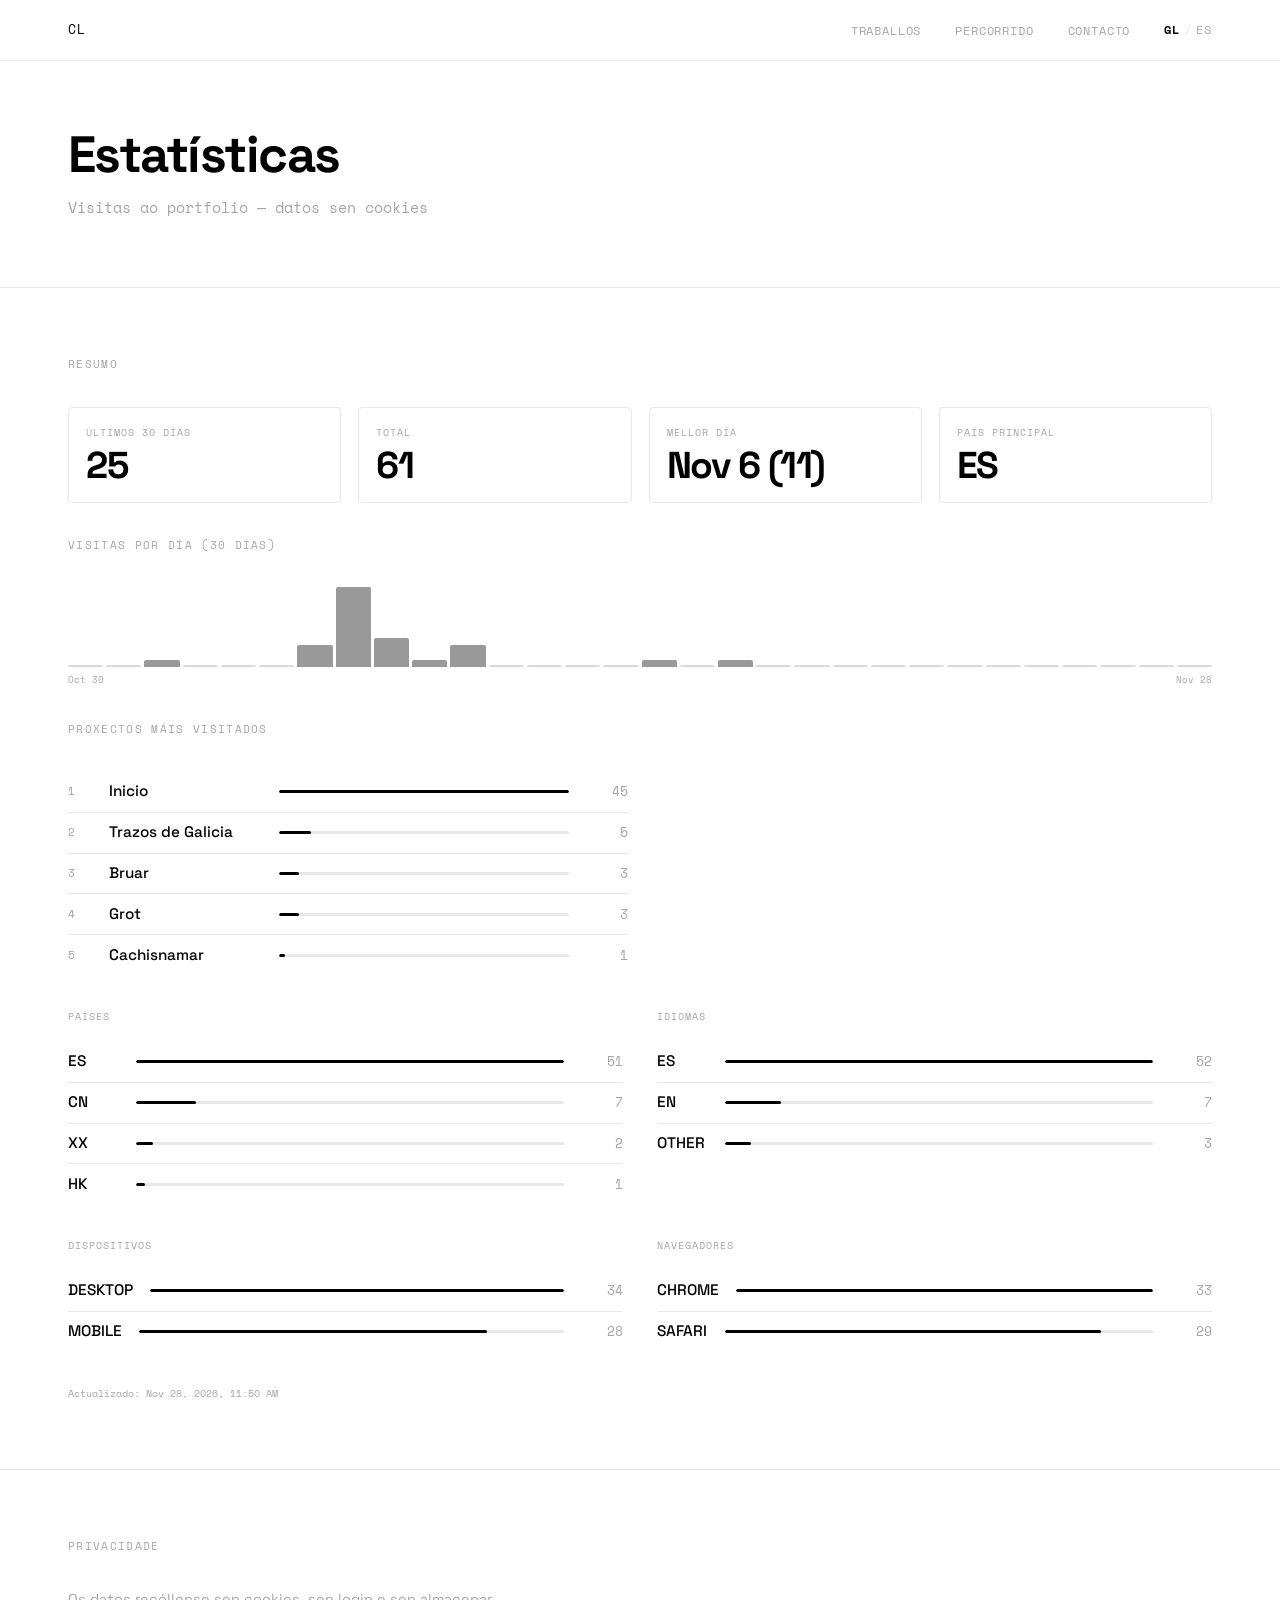
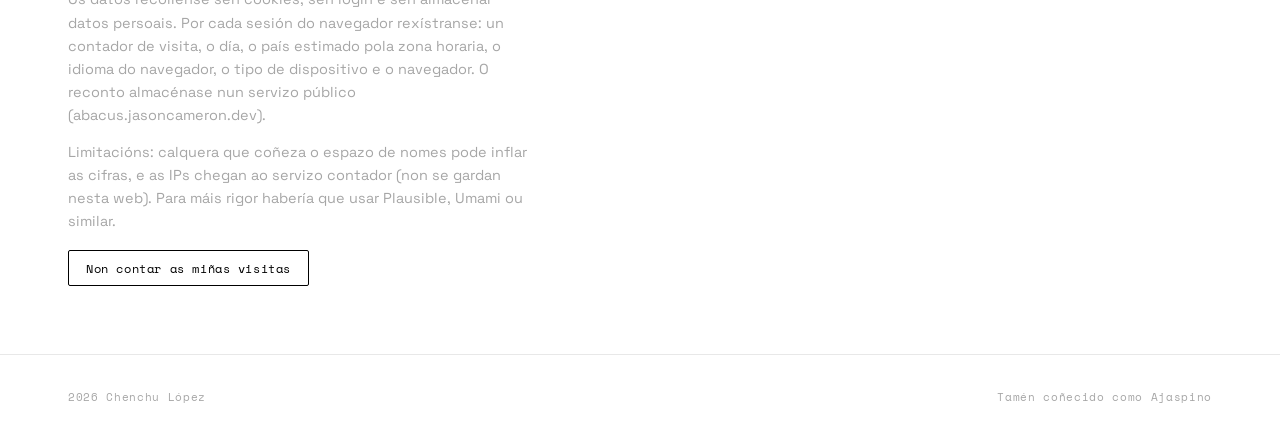
<file: stats/index.html>
<!DOCTYPE html>
<html lang="gl">
<head>
  <meta charset="UTF-8">
  <meta name="viewport" content="width=device-width, initial-scale=1.0">
  <title>Estatísticas — Chenchu López</title>
  <meta name="robots" content="noindex, nofollow">

  <link rel="icon" href="../favicon.svg" type="image/svg+xml">

  <link rel="preconnect" href="https://fonts.googleapis.com">
  <link rel="preconnect" href="https://fonts.gstatic.com" crossorigin>
  <link href="https://fonts.googleapis.com/css2?family=Space+Grotesk:wght@400;500;700&family=Space+Mono:wght@400;700&display=swap" rel="stylesheet">

  <link rel="stylesheet" href="../css/styles.css">

  <style>
    .stats-hero {
      padding-block: var(--space-l);
      border-top: none;
    }

    .stats-hero h1 {
      font-size: clamp(1.8rem, 5vw, 3rem);
      font-weight: 700;
      letter-spacing: -0.03em;
      line-height: 1;
      margin-bottom: var(--space-s);
    }

    .stats-hero p {
      font-size: 0.9rem;
      color: var(--muted);
      font-family: var(--font-mono);
    }

    .stats-section {
      padding-block: var(--space-l);
      border-top: 1px solid var(--line);
    }

    .stats-section-title {
      font-family: var(--font-mono);
      font-size: 0.65rem;
      letter-spacing: 0.12em;
      text-transform: uppercase;
      color: var(--muted);
      margin-bottom: var(--space-m);
    }

    /* KPIs */
    .stats-kpis {
      display: grid;
      grid-template-columns: repeat(4, 1fr);
      gap: var(--space-s);
    }

    @media (max-width: 768px) {
      .stats-kpis { grid-template-columns: repeat(2, 1fr); }
    }

    @media (max-width: 480px) {
      .stats-kpis { grid-template-columns: 1fr 1fr; }
    }

    .kpi {
      padding: var(--space-s);
      border: 1px solid var(--line);
      border-radius: 4px;
    }

    .kpi-label {
      font-family: var(--font-mono);
      font-size: 0.6rem;
      letter-spacing: 0.1em;
      text-transform: uppercase;
      color: var(--muted);
      display: block;
      margin-bottom: 0.4rem;
    }

    .kpi-value {
      font-size: clamp(1.5rem, 3vw, 2.2rem);
      font-weight: 700;
      letter-spacing: -0.04em;
      line-height: 1;
      display: block;
    }

    /* Gráfico de barras */
    .stats-chart {
      display: flex;
      align-items: flex-end;
      gap: 3px;
      height: 80px;
      margin-top: var(--space-s);
    }

    .chart-bar-wrap {
      flex: 1;
      display: flex;
      flex-direction: column;
      align-items: center;
      height: 100%;
      justify-content: flex-end;
      position: relative;
      cursor: default;
    }

    /* Tooltip custom — sin delay, funciona en móvil */
    .chart-bar-wrap[data-tip]::after {
      content: attr(data-tip);
      position: absolute;
      bottom: calc(100% + 6px);
      left: 50%;
      transform: translateX(-50%);
      white-space: nowrap;
      font-family: var(--font-mono);
      font-size: 0.6rem;
      line-height: 1;
      color: var(--bg);
      background: var(--ink);
      padding: 5px 8px;
      border-radius: 3px;
      pointer-events: none;
      opacity: 0;
      z-index: 20;
    }
    .chart-bar-wrap[data-tip]:hover::after { opacity: 1; }

    /* Evitar que se salga en los extremos */
    .chart-bar-wrap:first-child[data-tip]::after  { left: 0; transform: none; }
    .chart-bar-wrap:last-child[data-tip]::after   { left: auto; right: 0; transform: none; }

    .chart-bar {
      width: 100%;
      background: var(--ink);
      opacity: 0.15;
      border-radius: 2px 2px 0 0;
      min-height: 2px;
      transition: opacity 0.15s;
    }

    .chart-bar.is-today { opacity: 0.6; }
    .chart-bar.has-visits { opacity: 0.4; }
    .chart-bar.has-visits:hover { opacity: 0.8; }

    .chart-date-labels {
      display: flex;
      justify-content: space-between;
      margin-top: 6px;
      font-family: var(--font-mono);
      font-size: 0.55rem;
      color: var(--muted);
    }

    /* Rankings */
    .stats-rank {
      display: grid;
      grid-template-columns: repeat(2, 1fr);
      gap: var(--space-m);
    }

    @media (max-width: 639px) {
      .stats-rank { grid-template-columns: 1fr; }
    }

    .rank-group-title {
      font-family: var(--font-mono);
      font-size: 0.6rem;
      letter-spacing: 0.1em;
      text-transform: uppercase;
      color: var(--muted);
      margin-bottom: var(--space-s);
    }

    .rank-list {
      list-style: none;
    }

    .rank-item {
      display: flex;
      align-items: center;
      gap: var(--space-s);
      padding-block: 0.5rem;
      border-bottom: 1px solid var(--line);
      font-size: 0.9rem;
    }

    .rank-item:last-child { border-bottom: none; }

    .rank-bar-bg {
      flex: 1;
      height: 3px;
      background: var(--line);
      border-radius: 2px;
      overflow: hidden;
    }

    .rank-bar-fill {
      height: 100%;
      background: var(--ink);
      border-radius: 2px;
    }

    .rank-count {
      font-family: var(--font-mono);
      font-size: 0.75rem;
      color: var(--muted);
      min-width: 2.5rem;
      text-align: right;
    }

    .rank-code {
      min-width: 3rem;
      font-weight: 500;
    }

    /* Privacidade */
    .stats-privacy {
      font-size: 0.85rem;
      color: var(--muted);
      line-height: 1.6;
      max-width: 52ch;
    }

    .stats-privacy p + p { margin-top: 0.8rem; }

    .btn-no-count {
      display: inline-flex;
      align-items: center;
      gap: 0.4rem;
      margin-top: var(--space-s);
      padding: 0.5rem 1rem;
      border: 1px solid var(--ink);
      border-radius: 2px;
      font-family: var(--font-mono);
      font-size: 0.7rem;
      letter-spacing: 0.05em;
      cursor: pointer;
      background: none;
      color: var(--ink);
      transition: background 0.15s, color 0.15s;
    }

    .btn-no-count:hover {
      background: var(--ink);
      color: var(--bg);
    }

    .btn-no-count.is-active {
      background: var(--ink);
      color: var(--bg);
    }

    /* Loading / error */
    .stats-loading {
      padding: var(--space-l) 0;
      font-family: var(--font-mono);
      font-size: 0.75rem;
      color: var(--muted);
    }

    .stats-error {
      padding: var(--space-s);
      border: 1px solid var(--line);
      border-radius: 4px;
      font-family: var(--font-mono);
      font-size: 0.75rem;
      color: var(--muted);
    }
  </style>
</head>
<body>

  <!-- HEADER -->
  <header class="site-header" role="banner">
    <div class="page-wrap">
      <a href="../index.html" class="site-logo" aria-label="Chenchu López, inicio">CL</a>
      <div class="header-right">
        <nav aria-label="Navegación principal">
          <ul class="site-nav">
            <li><a href="../index.html#works" id="t-nav-works">Traballos</a></li>
            <li><a href="../index.html#about" id="t-nav-about">Percorrido</a></li>
            <li><a href="../index.html#contact" id="t-nav-contact">Contacto</a></li>
          </ul>
        </nav>
        <button class="lang-toggle" id="lang-toggle" aria-label="Cambiar idioma">
          <span class="lang-option" data-lang="gl">GL</span>
          <span class="lang-sep">/</span>
          <span class="lang-option" data-lang="es">ES</span>
        </button>
      </div>
      <button class="menu-toggle" id="menu-toggle" aria-label="Abrir menú" aria-expanded="false">
        <span></span><span></span><span></span>
      </button>
    </div>
  </header>

  <!-- MENÚ MOBILE -->
  <div class="mobile-menu" id="mobile-menu" aria-hidden="true">
    <nav aria-label="Navegación mobile">
      <ul class="mobile-nav">
        <li><a href="../index.html#works" class="mobile-nav-item" id="t-mnav-works">Traballos</a></li>
        <li><a href="../index.html#about" class="mobile-nav-item" id="t-mnav-about">Percorrido</a></li>
        <li><a href="../index.html#contact" class="mobile-nav-item" id="t-mnav-contact">Contacto</a></li>
      </ul>
    </nav>
    <button class="lang-toggle lang-toggle--mobile" id="lang-toggle-mobile" aria-label="Cambiar idioma">
      <span class="lang-option" data-lang="gl">GL</span>
      <span class="lang-sep">/</span>
      <span class="lang-option" data-lang="es">ES</span>
    </button>
  </div>

  <main>

    <section class="stats-hero" style="border-top:none; padding-top: var(--space-l);">
      <div class="page-wrap">
        <h1 id="t-title">Estatísticas</h1>
        <p id="t-subtitle">Visitas ao portfolio — datos sen cookies</p>
      </div>
    </section>

    <section class="stats-section" id="stats-kpis-section">
      <div class="page-wrap">
        <p class="stats-section-title" id="t-kpi-label">Resumo</p>
        <div id="stats-root">
          <div class="stats-loading" id="t-loading">Cargando datos…</div>
        </div>
      </div>
    </section>

    <section class="stats-section">
      <div class="page-wrap">
        <p class="stats-section-title" id="t-privacy-label">Privacidade</p>
        <div class="stats-privacy">
          <p id="t-privacy-1">Os datos recóllense sen cookies, sen login e sen almacenar datos persoais. Por cada sesión do navegador rexístranse: un contador de visita, o día, o país estimado pola zona horaria, o idioma do navegador, o tipo de dispositivo e o navegador. O reconto almacénase nun servizo público (<a href="https://abacus.jasoncameron.dev" target="_blank" rel="noopener noreferrer">abacus.jasoncameron.dev</a>).</p>
          <p id="t-privacy-2">Limitacións: calquera que coñeza o espazo de nomes pode inflar as cifras, e as IPs chegan ao servizo contador (non se gardan nesta web). Para máis rigor habería que usar Plausible, Umami ou similar.</p>
          <button class="btn-no-count" id="btn-no-count" type="button">
            <span id="t-btn-nocount">Non contar as miñas visitas</span>
          </button>
        </div>
      </div>
    </section>

  </main>

  <!-- FOOTER -->
  <footer class="site-footer" role="contentinfo">
    <div class="page-wrap">
      <span class="footer-copy">2026 Chenchu López</span>
      <span class="footer-alias" id="t-footer-alias">Tamén coñecido como Ajaspino</span>
    </div>
  </footer>

  <script>
  (function () {
    /* --- i18n ------------------------------------------------- */
    var T = {
      gl: {
        'nav.works':     'Traballos',
        'nav.about':     'Percorrido',
        'nav.contact':   'Contacto',
        'footer.alias':  'Tamén coñecido como Ajaspino',
        title:           'Estatísticas',
        subtitle:        'Visitas ao portfolio — datos sen cookies',
        'kpi-label':     'Resumo',
        loading:         'Cargando datos…',
        error:           'Non foi posible cargar os datos de momento.',
        kpi_last30:      'Últimos 30 días',
        kpi_total:       'Total',
        kpi_best_day:    'Mellor día',
        kpi_top_country: 'País principal',
        chart_label:     'Visitas por día (30 días)',
        pages_label:     'Proxectos máis visitados',
        countries_label: 'Países',
        langs_label:     'Idiomas',
        devices_label:   'Dispositivos',
        browsers_label:  'Navegadores',
        'privacy-label': 'Privacidade',
        'privacy-1':     'Os datos recóllense sen cookies, sen login e sen almacenar datos persoais. Por cada sesión do navegador rexístranse: un contador de visita, o día, o país estimado pola zona horaria, o idioma do navegador, o tipo de dispositivo e o navegador. O reconto almacénase nun servizo público (<a href="https://abacus.jasoncameron.dev" target="_blank" rel="noopener noreferrer">abacus.jasoncameron.dev</a>).',
        'privacy-2':     'Limitacións: calquera que coñeza o espazo de nomes pode inflar as cifras, e as IPs chegan ao servizo contador (non se gardan nesta web). Para máis rigor habería que usar Plausible, Umami ou similar.',
        btn_nocount:     'Non contar as miñas visitas',
        btn_counting:    'As túas visitas non se contan',
        updated:         'Actualizado',
        no_data:         '—',
      },
      es: {
        'nav.works':     'Trabajos',
        'nav.about':     'Recorrido',
        'nav.contact':   'Contacto',
        'footer.alias':  'También conocido como Ajaspino',
        title:           'Estadísticas',
        subtitle:        'Visitas al portfolio — datos sin cookies',
        'kpi-label':     'Resumen',
        loading:         'Cargando datos…',
        error:           'No fue posible cargar los datos por el momento.',
        kpi_last30:      'Últimos 30 días',
        kpi_total:       'Total',
        kpi_best_day:    'Mejor día',
        kpi_top_country: 'País principal',
        chart_label:     'Visitas por día (30 días)',
        pages_label:     'Proyectos más visitados',
        countries_label: 'Países',
        langs_label:     'Idiomas',
        devices_label:   'Dispositivos',
        browsers_label:  'Navegadores',
        'privacy-label': 'Privacidad',
        'privacy-1':     'Los datos se recogen sin cookies, sin login y sin almacenar datos personales. Por cada sesión del navegador se registran: un contador de visita, el día, el país estimado por la zona horaria, el idioma del navegador, el tipo de dispositivo y el navegador. El recuento se almacena en un servicio público (<a href="https://abacus.jasoncameron.dev" target="_blank" rel="noopener noreferrer">abacus.jasoncameron.dev</a>).',
        'privacy-2':     'Limitaciones: cualquiera que conozca el espacio de nombres puede inflar las cifras, y las IPs llegan al servicio contador (no se guardan en esta web). Para más rigor habría que usar Plausible, Umami o similar.',
        btn_nocount:     'No contar mis visitas',
        btn_counting:    'Tus visitas no se cuentan',
        updated:         'Actualizado',
        no_data:         '—',
      }
    };

    var lang = localStorage.getItem('lang') || 'gl';

    function t(key) { return (T[lang] && T[lang][key]) || (T.gl[key]) || key; }

    function applyLang(l) {
      lang = l;
      document.documentElement.lang = l;
      document.title = t('title') + ' — Chenchu López';

      document.getElementById('t-title').textContent        = t('title');
      document.getElementById('t-subtitle').textContent     = t('subtitle');
      document.getElementById('t-kpi-label').textContent    = t('kpi-label');
      document.getElementById('t-privacy-label').textContent = t('privacy-label');
      document.getElementById('t-privacy-1').innerHTML      = t('privacy-1');
      document.getElementById('t-privacy-2').textContent    = t('privacy-2');
      document.getElementById('t-footer-alias').textContent = t('footer.alias');

      document.getElementById('t-nav-works').textContent   = t('nav.works');
      document.getElementById('t-nav-about').textContent   = t('nav.about');
      document.getElementById('t-nav-contact').textContent = t('nav.contact');
      document.getElementById('t-mnav-works').textContent  = t('nav.works');
      document.getElementById('t-mnav-about').textContent  = t('nav.about');
      document.getElementById('t-mnav-contact').textContent = t('nav.contact');

      var loadEl = document.getElementById('t-loading');
      if (loadEl) loadEl.textContent = t('loading');

      var nocount = document.getElementById('t-btn-nocount');
      var isOptOut = false;
      try { isOptOut = !!localStorage.getItem('chenchulopez:no-track'); } catch(_){}
      if (nocount) nocount.textContent = isOptOut ? t('btn_counting') : t('btn_nocount');
      var btnEl = document.getElementById('btn-no-count');
      if (btnEl) btnEl.classList.toggle('is-active', isOptOut);

      document.querySelectorAll('.lang-option').forEach(function(opt) {
        opt.classList.toggle('is-active', opt.dataset.lang === l);
      });

      localStorage.setItem('lang', l);

      // Re-render stats if data already loaded
      if (window._statsData) renderStats(window._statsData);
    }

    /* --- Menú mobile ------------------------------------------ */
    var menuToggle = document.getElementById('menu-toggle');
    var mobileMenu = document.getElementById('mobile-menu');

    function openMenu() {
      menuToggle.classList.add('is-open');
      menuToggle.setAttribute('aria-expanded', 'true');
      mobileMenu.classList.add('is-open');
      mobileMenu.setAttribute('aria-hidden', 'false');
      document.body.style.overflow = 'hidden';
    }

    function closeMenu() {
      menuToggle.classList.remove('is-open');
      menuToggle.setAttribute('aria-expanded', 'false');
      mobileMenu.classList.remove('is-open');
      mobileMenu.setAttribute('aria-hidden', 'true');
      document.body.style.overflow = '';
    }

    menuToggle.addEventListener('click', function() {
      mobileMenu.classList.contains('is-open') ? closeMenu() : openMenu();
    });

    document.querySelectorAll('.mobile-nav a').forEach(function(link) {
      link.addEventListener('click', closeMenu);
    });

    document.addEventListener('keydown', function(e) { if (e.key === 'Escape') closeMenu(); });

    /* --- Lang toggle ------------------------------------------ */
    document.getElementById('lang-toggle').addEventListener('click', function() {
      applyLang(lang === 'gl' ? 'es' : 'gl');
    });
    document.getElementById('lang-toggle-mobile').addEventListener('click', function() {
      applyLang(lang === 'gl' ? 'es' : 'gl');
    });

    /* --- Opt-out ---------------------------------------------- */
    document.getElementById('btn-no-count').addEventListener('click', function() {
      var isOptOut;
      try { isOptOut = !!localStorage.getItem('chenchulopez:no-track'); } catch(_){ isOptOut = false; }
      try {
        if (isOptOut) { localStorage.removeItem('chenchulopez:no-track'); }
        else          { localStorage.setItem('chenchulopez:no-track', '1'); }
      } catch(_) {}
      applyLang(lang);
    });

    /* --- Renderizar estadísticas ------------------------------ */
    function fmtDate(iso) {
      var d = new Date(iso + 'T00:00:00Z');
      return d.toLocaleDateString(lang === 'gl' ? 'gl-ES' : 'es-ES', { month: 'short', day: 'numeric', timeZone: 'UTC' });
    }

    function renderStats(data) {
      var root = document.getElementById('stats-root');
      if (!root) return;

      var bestDay = data.days.reduce(function(a, b) { return b.visits > a.visits ? b : a; }, { date: '', visits: 0 });
      var topCountry = data.countries.length > 0 ? data.countries[0].code.toUpperCase() : '—';
      var maxDay = Math.max.apply(null, data.days.map(function(d){ return d.visits; })) || 1;

      var html = '';

      // KPIs
      html += '<div class="stats-kpis">';
      html += kpi(t('kpi_last30'), data.last30);
      html += kpi(t('kpi_total'), data.total);
      html += kpi(t('kpi_best_day'), bestDay.visits > 0 ? fmtDate(bestDay.date) + ' (' + bestDay.visits + ')' : t('no_data'));
      html += kpi(t('kpi_top_country'), topCountry);
      html += '</div>';

      // Gráfico de barras
      html += '<div style="margin-top:var(--space-m)">';
      html += '<p class="stats-section-title">' + t('chart_label') + '</p>';
      html += '<div class="stats-chart">';
      data.days.forEach(function(d) {
        var pct = maxDay > 0 ? Math.round((d.visits / maxDay) * 100) : 0;
        var today = d.date === new Date().toISOString().slice(0,10);
        var cls = 'chart-bar' + (today ? ' is-today' : '') + (d.visits > 0 ? ' has-visits' : '');
        html += '<div class="chart-bar-wrap" data-tip="' + fmtDate(d.date) + ': ' + d.visits + '">';
        html += '<div class="' + cls + '" style="height:' + Math.max(2, pct) + '%"></div>';
        html += '</div>';
      });
      html += '</div>';
      var firstDay = data.days[0] ? fmtDate(data.days[0].date) : '';
      var lastDay  = data.days[data.days.length - 1] ? fmtDate(data.days[data.days.length - 1].date) : '';
      html += '<div class="chart-date-labels"><span>' + firstDay + '</span><span>' + lastDay + '</span></div>';
      html += '</div>';

      // Páxinas máis visitadas
      if (data.pages && data.pages.length > 0) {
        html += '<div style="margin-top:var(--space-m)">';
        html += '<p class="stats-section-title">' + t('pages_label') + '</p>';
        html += pagesBlock(data.pages.slice(0, 10));
        html += '</div>';
      }

      // Rankings
      html += '<div class="stats-rank" style="margin-top:var(--space-m)">';
      html += rankBlock(t('countries_label'), data.countries);
      html += rankBlock(t('langs_label'), data.languages);
      html += rankBlock(t('devices_label'), data.devices);
      html += rankBlock(t('browsers_label'), data.browsers);
      html += '</div>';

      // Timestamp
      if (data.generatedAt) {
        var genDate = new Date(data.generatedAt);
        var fmtTs = new Intl.DateTimeFormat(lang === 'gl' ? 'gl-ES' : 'es-ES', {
          day: 'numeric', month: 'short', year: 'numeric', hour: '2-digit', minute: '2-digit'
        }).format(genDate);
        html += '<p style="margin-top:var(--space-m);font-family:var(--font-mono);font-size:0.6rem;color:var(--muted)">'
              + t('updated') + ': ' + fmtTs + '</p>';
      }

      root.innerHTML = html;
    }

    function kpi(label, value) {
      return '<div class="kpi"><span class="kpi-label">' + label + '</span>'
           + '<span class="kpi-value">' + value + '</span></div>';
    }

    function pagesBlock(items) {
      var maxVal = 0;
      items.forEach(function(x) { if (x.value > maxVal) maxVal = x.value; });
      var max = maxVal || 1;
      var html = '<ul class="rank-list" style="max-width:560px">';
      items.forEach(function(item, i) {
        var pct = Math.round((item.value / max) * 100);
        html += '<li class="rank-item">';
        html += '<span style="font-family:var(--font-mono);font-size:0.65rem;color:var(--muted);min-width:1.4rem;flex-shrink:0">' + (i + 1) + '</span>';
        html += '<span style="font-weight:500;flex:0 0 auto;min-width:9rem">' + (item.label || item.code) + '</span>';
        html += '<div class="rank-bar-bg" style="flex:1"><div class="rank-bar-fill" style="width:' + pct + '%"></div></div>';
        html += '<span class="rank-count">' + (item.value || 0) + '</span>';
        html += '</li>';
      });
      html += '</ul>';
      return html;
    }

    function rankBlock(title, items) {
      if (!items || items.length === 0) return '';
      var max = items[0].value || 1;
      var html = '<div><p class="rank-group-title">' + title + '</p><ul class="rank-list">';
      items.slice(0, 6).forEach(function(item) {
        var pct = Math.round((item.value / max) * 100);
        html += '<li class="rank-item">';
        html += '<span class="rank-code">' + item.code.toUpperCase() + '</span>';
        html += '<div class="rank-bar-bg"><div class="rank-bar-fill" style="width:' + pct + '%"></div></div>';
        html += '<span class="rank-count">' + item.value + '</span>';
        html += '</li>';
      });
      html += '</ul></div>';
      return html;
    }

    /* --- Cargar datos ----------------------------------------- */
    function loadStats() {
      fetch('../stats/data.json?_=' + Date.now())
        .then(function(r) {
          if (!r.ok) throw new Error(r.status);
          return r.json();
        })
        .then(function(data) {
          window._statsData = data;
          renderStats(data);
        })
        .catch(function() {
          var root = document.getElementById('stats-root');
          if (root) root.innerHTML = '<div class="stats-error">' + t('error') + '</div>';
        });
    }

    /* --- Init ------------------------------------------------- */
    applyLang(lang);
    loadStats();
  })();
  </script>

</body>
</html>
</file>
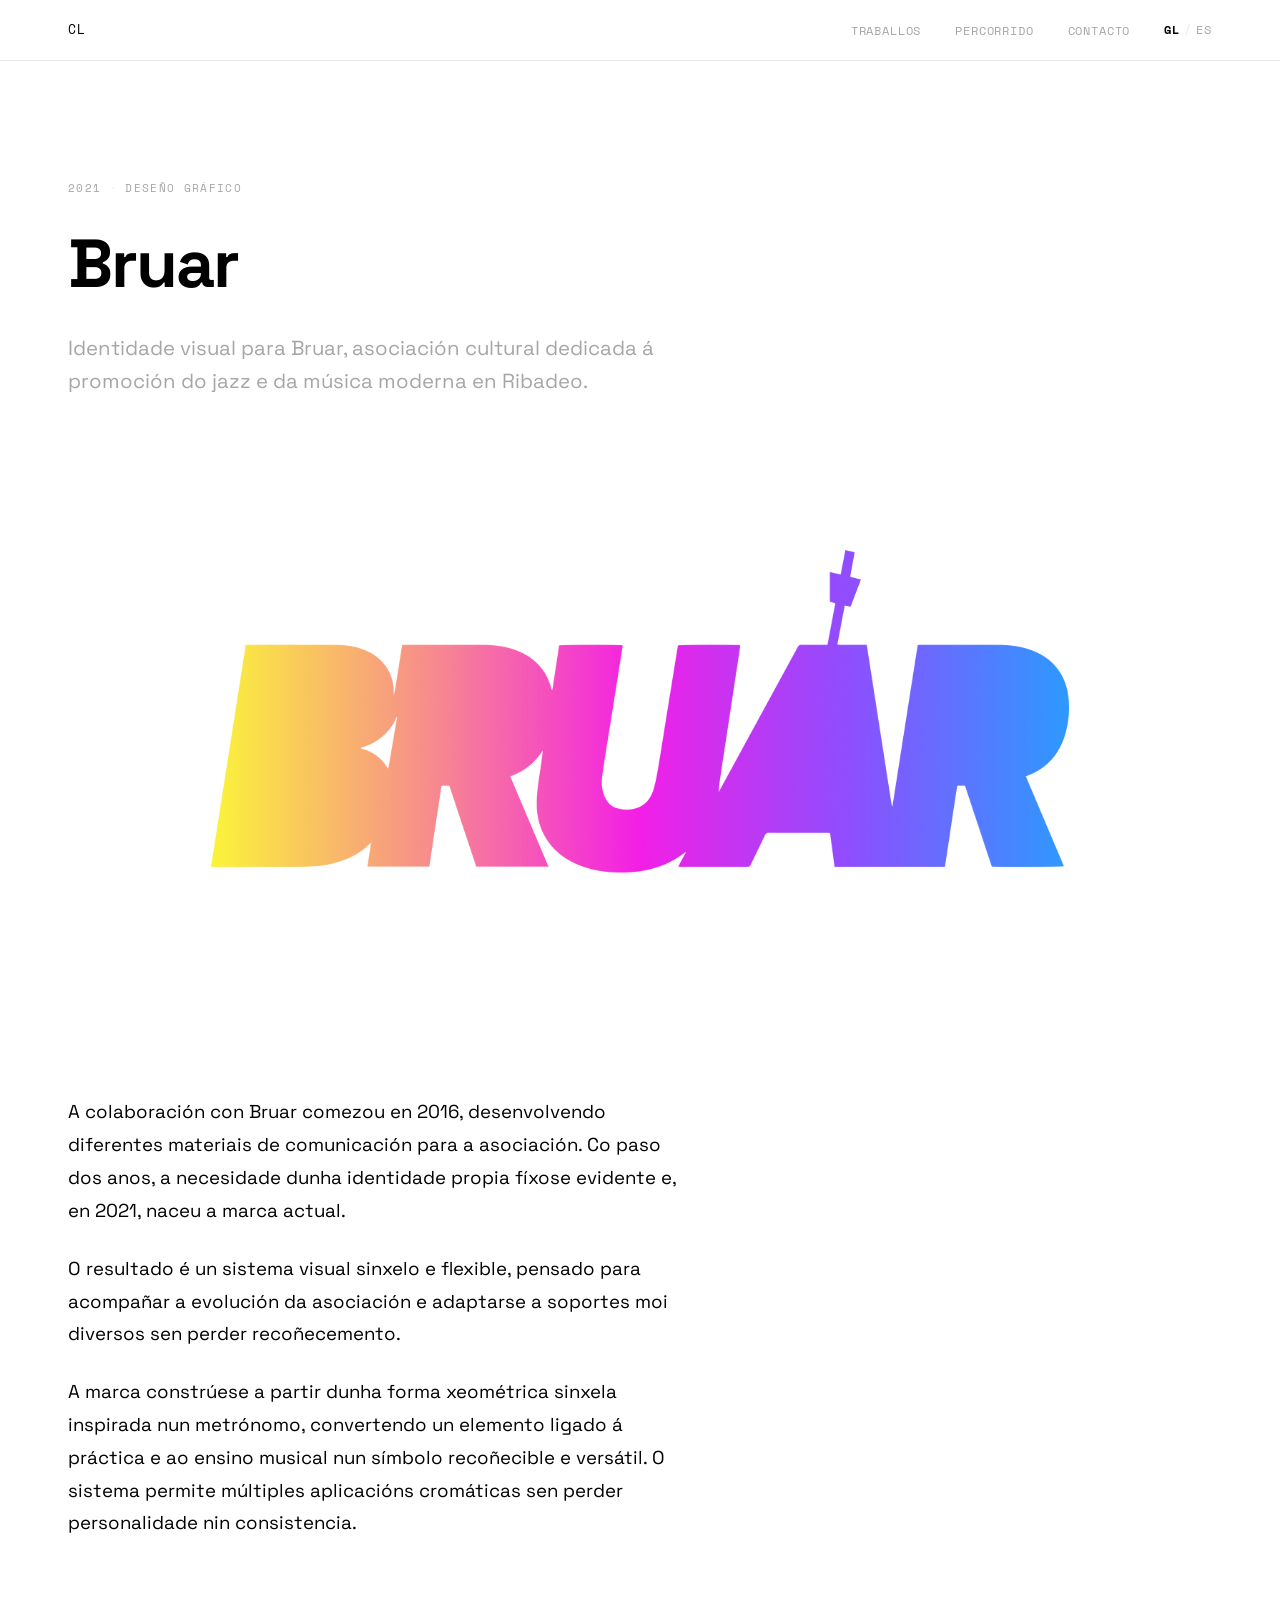
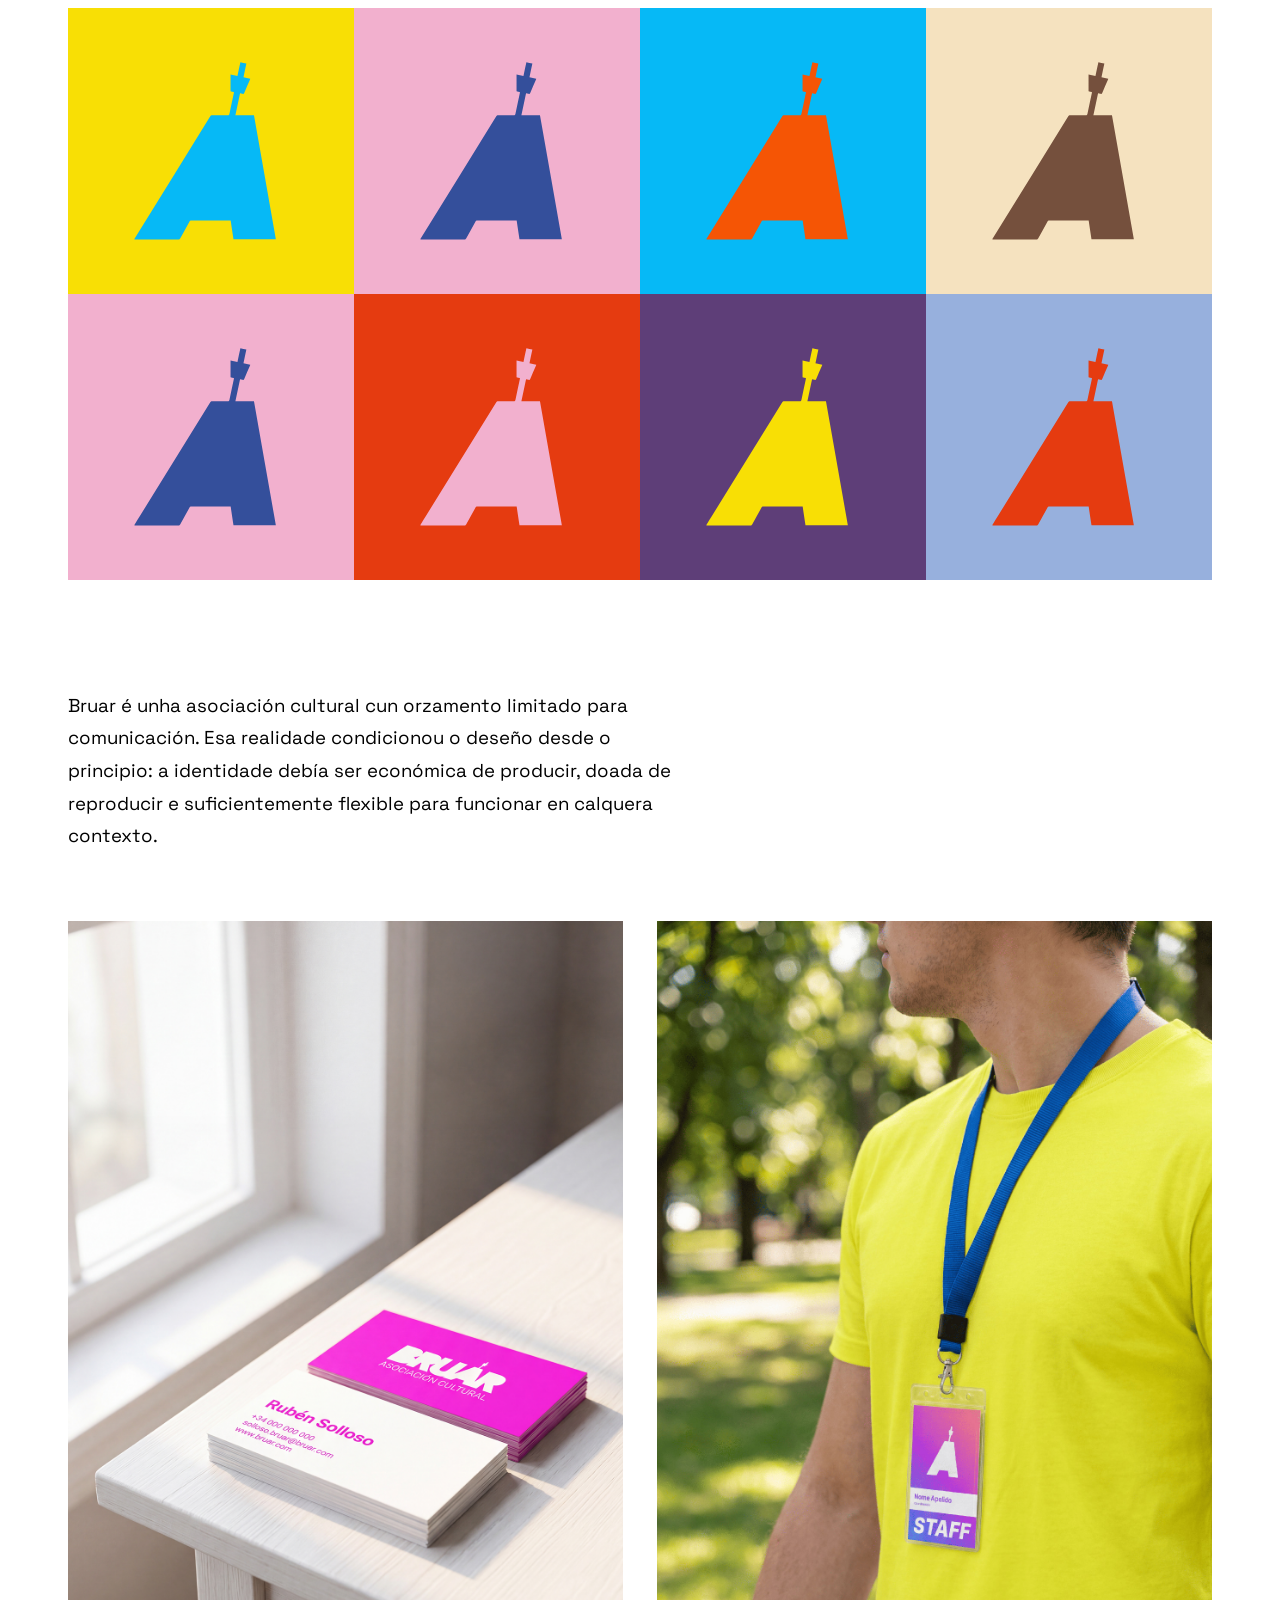
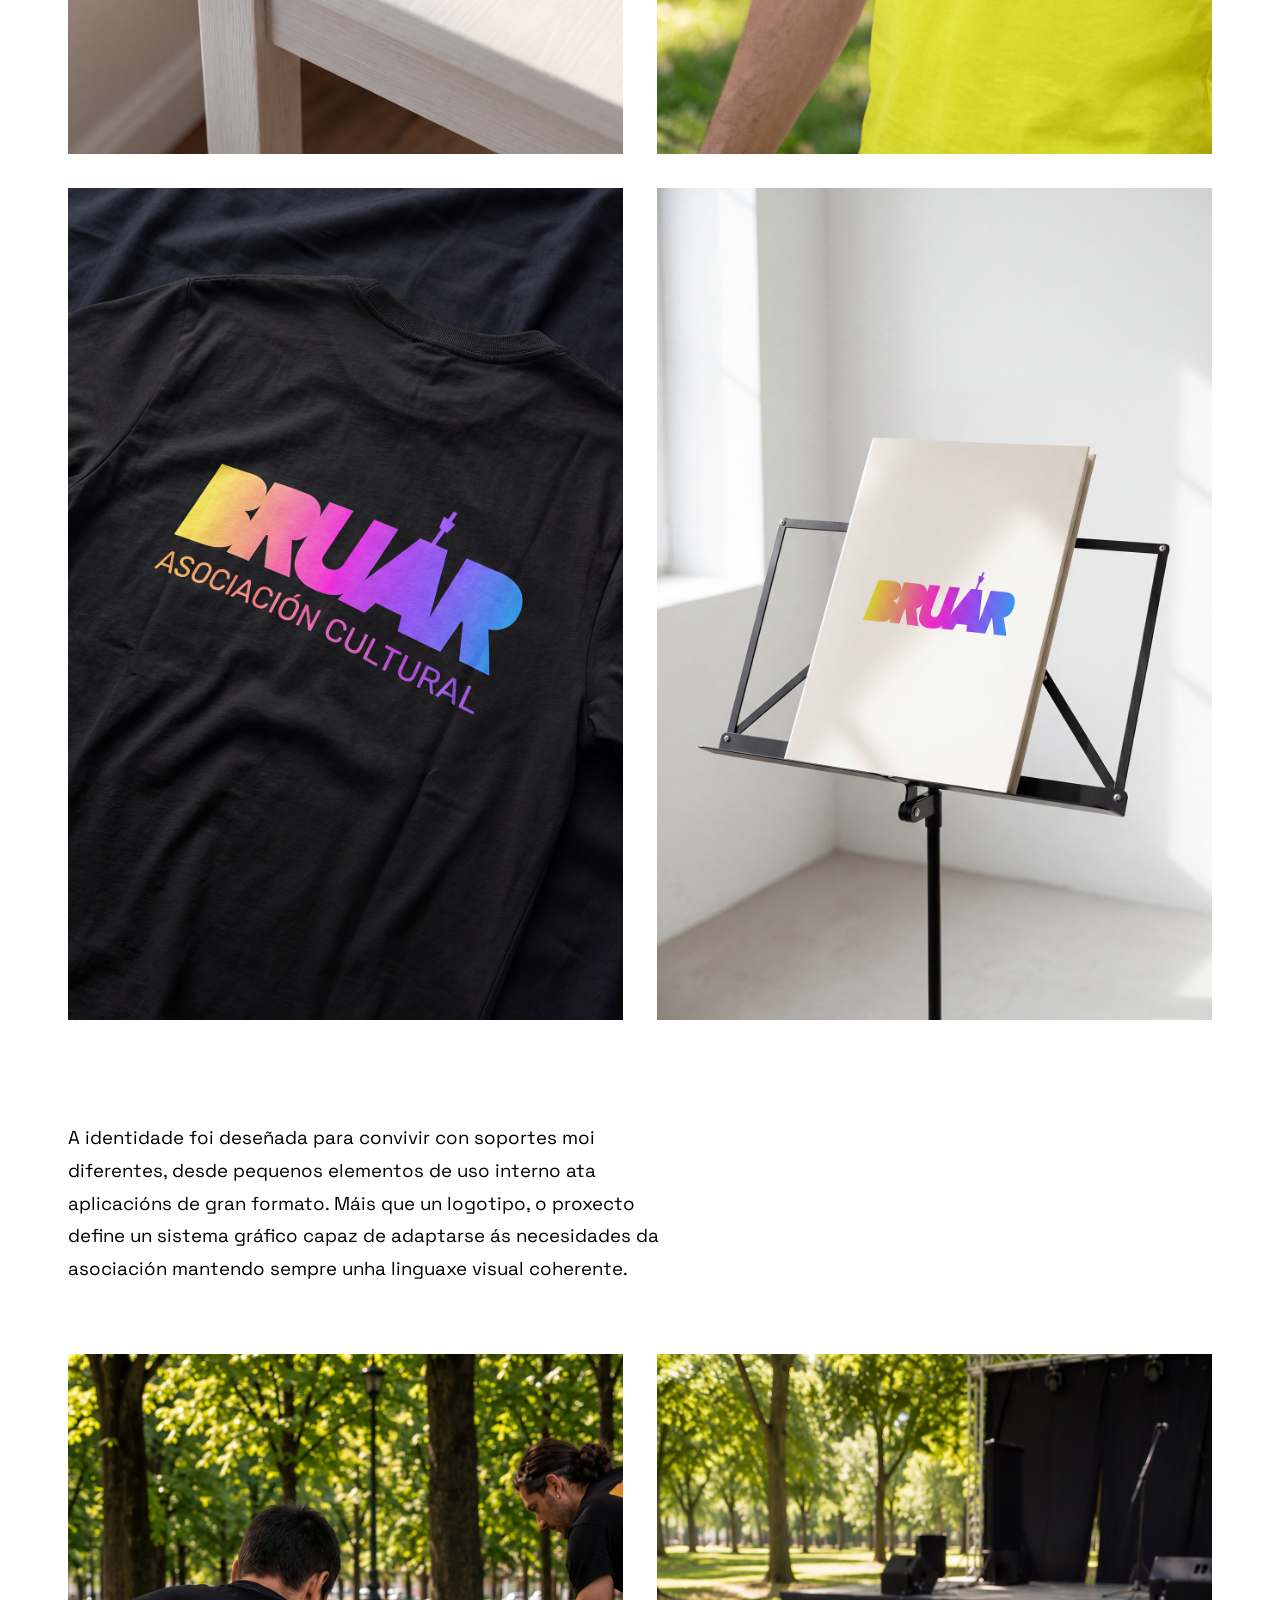
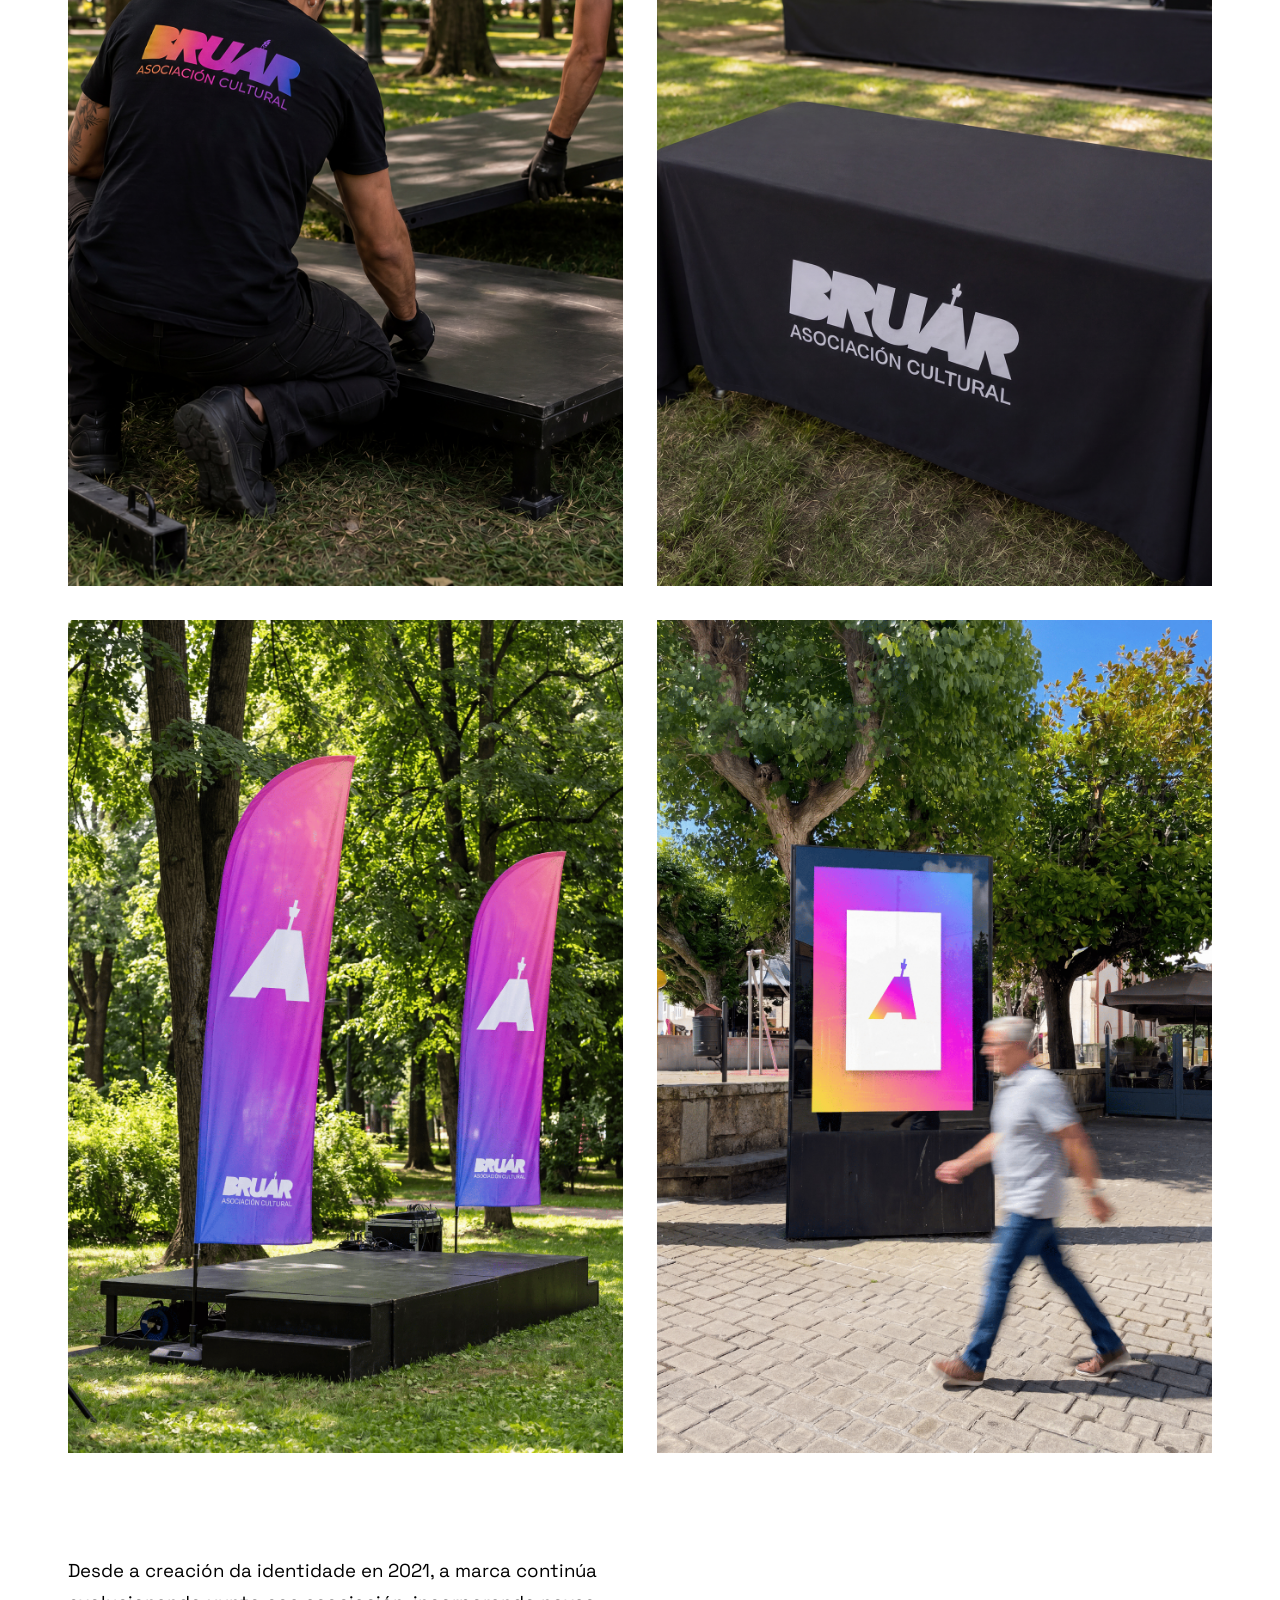
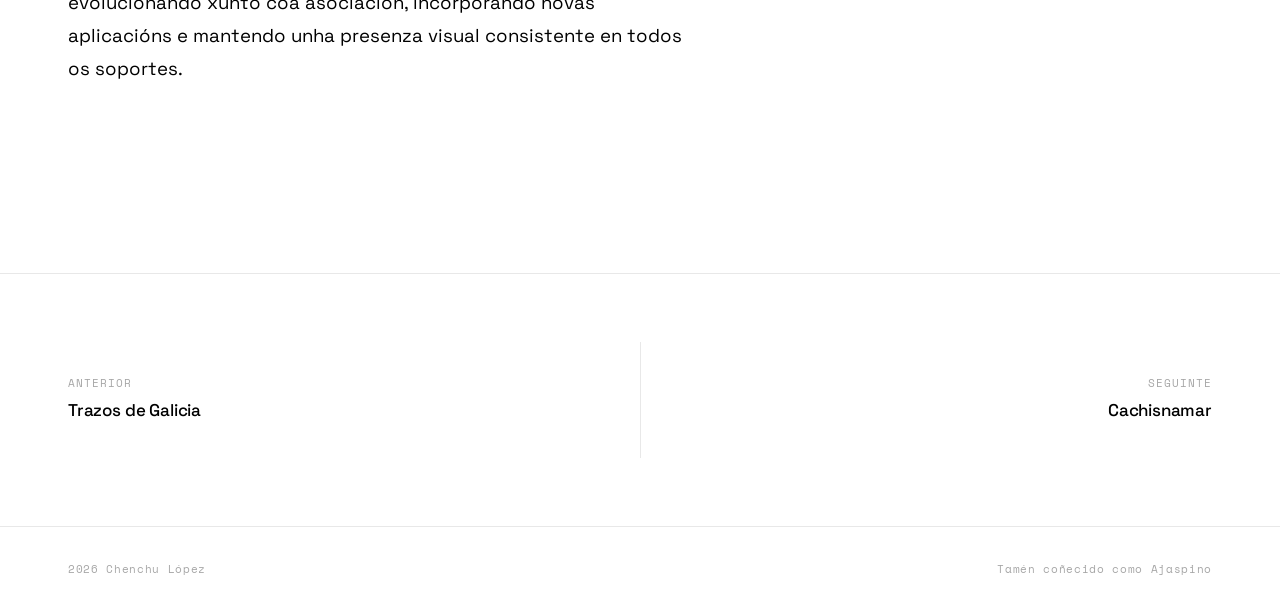
<file: work/bruar.html>
<!DOCTYPE html>
<html lang="gl">
<head>
  <meta charset="UTF-8">
  <meta name="viewport" content="width=device-width, initial-scale=1.0">
  <title>Bruar — Chenchu López</title>
  <meta name="description" content="Identidade visual para Bruar, asociación cultural dedicada á promoción do jazz e da música moderna en Ribadeo.">
  <meta name="author" content="Chenchu López">

  <link rel="canonical" href="https://chenchulopez.com/work/bruar.html">
  <link rel="icon" href="../favicon.svg" type="image/svg+xml">

  <link rel="preconnect" href="https://fonts.googleapis.com">
  <link rel="preconnect" href="https://fonts.gstatic.com" crossorigin>
  <link href="https://fonts.googleapis.com/css2?family=Space+Grotesk:wght@400;500;700&family=Space+Mono:wght@400;700&display=swap" rel="stylesheet">

  <link rel="stylesheet" href="../css/styles.css">
  <link rel="stylesheet" href="../css/work.css">
  <script src="../js/lottie.min.js"></script>
</head>
<body>

  <!-- HEADER -->
  <header class="site-header" role="banner">
    <div class="page-wrap">
      <a href="../index.html" class="site-logo" aria-label="Chenchu López, inicio">CL</a>
      <div class="header-right">
        <nav aria-label="Navegación principal">
          <ul class="site-nav">
            <li><a href="../index.html#works" data-i18n="nav.works">Traballos</a></li>
            <li><a href="../index.html#about" data-i18n="nav.about">Percorrido</a></li>
            <li><a href="../index.html#contact" data-i18n="nav.contact">Contacto</a></li>
          </ul>
        </nav>
        <button class="lang-toggle" id="lang-toggle" aria-label="Cambiar idioma">
          <span class="lang-option" data-lang="gl">GL</span>
          <span class="lang-sep">/</span>
          <span class="lang-option" data-lang="es">ES</span>
        </button>
      </div>
      <button class="menu-toggle" id="menu-toggle" aria-label="Abrir menú" aria-expanded="false">
        <span></span><span></span><span></span>
      </button>
    </div>
  </header>

  <!-- MENÚ MOBILE -->
  <div class="mobile-menu" id="mobile-menu" aria-hidden="true">
    <nav aria-label="Navegación mobile">
      <ul class="mobile-nav">
        <li><a href="../index.html#works" class="mobile-nav-item" data-i18n="nav.works">Traballos</a></li>
        <li><a href="../index.html#about" class="mobile-nav-item" data-i18n="nav.about">Percorrido</a></li>
        <li><a href="../index.html#contact" class="mobile-nav-item" data-i18n="nav.contact">Contacto</a></li>
      </ul>
    </nav>
    <button class="lang-toggle lang-toggle--mobile" id="lang-toggle-mobile" aria-label="Cambiar idioma">
      <span class="lang-option" data-lang="gl">GL</span>
      <span class="lang-sep">/</span>
      <span class="lang-option" data-lang="es">ES</span>
    </button>
  </div>

  <main class="work-page">

    <!-- CABECERA -->
    <section class="work-header">
      <div class="page-wrap">
        <div class="work-meta">
          <span class="work-meta-item" data-i18n="work.bruar.date">2021</span>
          <span class="work-meta-sep">·</span>
          <span class="work-meta-item" data-i18n="work.bruar.discipline">Deseño Gráfico</span>
        </div>
        <h1 class="work-title">Bruar</h1>
        <p class="work-description" data-i18n-html="work.bruar.description">
          Identidade visual para Bruar, asociación cultural dedicada á promoción do jazz e da música moderna en Ribadeo.
        </p>
      </div>
    </section>

    <!-- bruar-01 (doble) -->
    <div class="page-wrap">
      <div class="work-images-grid">
        <img src="../img/works/bruar/bruar-01.jpg" alt="Bruar — Logotipo" class="work-image work-image--graphic">
      </div>
    </div>

    <!-- Texto 1 -->
    <div class="work-block--text">
      <div class="page-wrap">
        <p class="work-body" data-i18n-html="work.bruar.body1">
          A colaboración con Bruar comezou en 2016, desenvolvendo diferentes materiais de comunicación para a asociación. Co paso dos anos, a necesidade dunha identidade propia fíxose evidente e, en 2021, naceu a marca actual.
        </p>
        <br>
        <p class="work-body" data-i18n-html="work.bruar.body2">
          O resultado é un sistema visual sinxelo e flexible, pensado para acompañar a evolución da asociación e adaptarse a soportes moi diversos sen perder recoñecemento.
        </p>
        <br>
        <p class="work-body" data-i18n-html="work.bruar.body4">
          A marca constrúese a partir dunha forma xeométrica sinxela inspirada nun metrónomo, convertendo un elemento ligado á práctica e ao ensino musical nun símbolo recoñecible e versátil. O sistema permite múltiples aplicacións cromáticas sen perder personalidade nin consistencia.
        </p>
      </div>
    </div>

    <!-- bruar-01-lottie (doble) -->
    <div class="page-wrap">
      <div class="work-images-grid">
        <div id="bruar-lottie" class="work-image--lottie"></div>
      </div>
    </div>

    <!-- Texto 2 -->
    <div class="work-block--text">
      <div class="page-wrap">
        <p class="work-body" data-i18n-html="work.bruar.body3">
          Bruar é unha asociación cultural cun orzamento limitado para comunicación. Esa realidade condicionou o deseño desde o principio: a identidade debía ser económica de producir, doada de reproducir e suficientemente flexible para funcionar en calquera contexto.
        </p>
      </div>
    </div>

    <!-- Grupo 1: bruar-02 + bruar-03 + bruar-04 + bruar-05 -->
    <div class="page-wrap">
      <div class="work-images-grid">
        <img src="../img/works/bruar/bruar-02.jpg" alt="Bruar — Tarxeta" class="work-image work-image--portrait">
        <img src="../img/works/bruar/bruar-03.jpg" alt="Bruar — Acreditación" class="work-image work-image--portrait">
        <img src="../img/works/bruar/bruar-04.jpg" alt="Bruar — Camiseta" class="work-image work-image--portrait">
        <img src="../img/works/bruar/bruar-05.jpg" alt="Bruar — Atril" class="work-image work-image--portrait">
      </div>
    </div>

    <!-- Texto 3 -->
    <div class="work-block--text">
      <div class="page-wrap">
        <p class="work-body" data-i18n-html="work.bruar.body5">
          A identidade foi deseñada para convivir con soportes moi diferentes, desde pequenos elementos de uso interno ata aplicacións de gran formato. Máis que un logotipo, o proxecto define un sistema gráfico capaz de adaptarse ás necesidades da asociación mantendo sempre unha linguaxe visual coherente.
        </p>
      </div>
    </div>

    <!-- Grupo 2: bruar-06 + bruar-07 + bruar-08 + bruar-09 -->
    <div class="page-wrap">
      <div class="work-images-grid">
        <img src="../img/works/bruar/bruar-06.jpg" alt="Bruar — Instalación" class="work-image work-image--portrait">
        <img src="../img/works/bruar/bruar-07.jpg" alt="Bruar — Expositor" class="work-image work-image--portrait">
        <img src="../img/works/bruar/bruar-08.jpg" alt="Bruar — Banderola" class="work-image work-image--portrait">
        <img src="../img/works/bruar/bruar-09.jpg" alt="Bruar — Mupi" class="work-image work-image--portrait">
      </div>
    </div>

    <!-- Texto 4 -->
    <div class="work-block--text">
      <div class="page-wrap">
        <p class="work-body" data-i18n-html="work.bruar.body6">
          Desde a creación da identidade en 2021, a marca continúa evolucionando xunto coa asociación, incorporando novas aplicacións e mantendo unha presenza visual consistente en todos os soportes.
        </p>
      </div>
    </div>

    <!-- NAVEGACIÓN -->
    <nav class="work-nav" aria-label="Navegación entre proxectos">
      <div class="page-wrap">
        <a href="trazos.html" class="work-nav-link work-nav-link--prev">
          <span class="work-nav-label" data-i18n="work.nav.prev">Anterior</span>
          <span class="work-nav-title">Trazos de Galicia</span>
        </a>
        <a href="cachisnamar.html" class="work-nav-link work-nav-link--next">
          <span class="work-nav-label" data-i18n="work.nav.next">Seguinte</span>
          <span class="work-nav-title">Cachisnamar</span>
        </a>
      </div>
    </nav>

  </main>

  <!-- FOOTER -->
  <footer class="site-footer" role="contentinfo">
    <div class="page-wrap">
      <span class="footer-copy">2026 Chenchu López</span>
      <span class="footer-alias" data-i18n="footer.alias">Tamén coñecido como Ajaspino</span>
    </div>
  </footer>

  <script src="../js/work.js"></script>
  <script>
  (function() {
    var animData = {"v":"5.7.4","fr":30,"ip":0,"op":240,"w":1600,"h":800,"nm":"bruar-lottie","ddd":0,"assets":[],"layers":[{"ddd":0,"ind":1,"ty":4,"nm":"Cell 1-1","sr":1,"ks":{"o":{"a":0,"k":100},"r":{"a":0,"k":0},"p":{"a":0,"k":[0,0,0]},"a":{"a":0,"k":[0,0,0]},"s":{"a":0,"k":[100,100,100]}},"ao":0,"shapes":[{"ty":"gr","nm":"Vector","it":[{"ty":"sh","nm":"Path","ks":{"a":0,"k":{"v":[[290.732,323.6],[231.442,323.6],[227.499,297.26],[225.425,297.26],[172.74,297.211],[169.607,299.138],[156.865,322.239],[154.763,323.645],[93.3996,323.699],[92.5926,323.583],[93.4658,321.958],[198.77,151.653],[201.712,149.999],[223.406,150.069],[225.752,148.262],[231.972,118.845],[231.984,117.518],[227.337,116.41],[227.337,93.1094],[236.996,95.0532],[241.11,75.9259],[249.457,77.7042],[245.426,96.8522],[254.899,98.9448],[254.294,100.731],[246.643,118.51],[243.737,120.003],[240.638,119.313],[234.112,149.945],[260.105,149.945],[290.741,323.608]],"i":[[0,0],[0,0],[1.328000000000003,8.888000000000034],[0,0],[17.558999999999997,0.07799999999997453],[0.7330000000000041,-1.3529999999999518],[4.311999999999983,-7.662999999999954],[0.7199999999999989,-0.003999999999962256],[20.455399999999997,0.003999999999962256],[0.4054999999999893,0.06199999999995498],[-0.31040000000000134,0.4959999999999809],[-35.08100000000002,56.78200000000001],[-1.4189999999999827,-0.016999999999995907],[-7.230000000000018,-0.07799999999997453],[-0.2980000000000018,1.4230000000000018],[-2.0730000000000075,9.806000000000012],[0,0.5210000000000008],[1.4730000000000132,0.3509999999999991],[0,0],[-3.27800000000002,-0.6617000000000104],[-1.3870000000000005,6.447500000000005],[-2.8719999999999857,-0.6119999999999948],[1.3610000000000184,-6.480499999999992],[-3.265999999999991,-0.7236999999999938],[0.23199999999999932,-0.5330000000000013],[2.4540000000000077,-5.963000000000008],[1.5150000000000148,0.480000000000004],[1.2369999999999948,0.26899999999999125],[2.209000000000003,-10.379999999999995],[0,0],[-10.225999999999999,-57.968999999999994]],"o":[[0,0],[-1.311000000000007,-8.768000000000029],[0,0],[-17.563000000000017,0],[-1.6470000000000198,-0.009000000000014552],[-4.180000000000007,7.737000000000023],[-0.3760000000000048,0.6700000000000159],[-20.456000000000017,0.07500000000004547],[-0.19870000000000232,0],[0.31449999999999534,-0.5910000000000082],[35.105199999999996,-56.76500000000004],[0.7409999999999854,-1.1989999999999839],[7.230000000000018,0.07400000000001228],[1.431999999999988,0.01700000000002433],[2.0360000000000014,-9.813999999999993],[0.08299999999999841,-0.38400000000000034],[-1.5889999999999986,-0.3810000000000002],[0,0],[3.326999999999998,0.6700000000000017],[1.377999999999986,-6.406100000000009],[2.8179999999999836,0.5996999999999986],[-1.3449999999999989,6.385400000000004],[3.149000000000001,0.6948000000000008],[-0.22800000000000864,0.6824000000000012],[-2.5570000000000164,5.923000000000002],[-0.6380000000000052,1.5549999999999926],[-0.9060000000000059,-0.2890000000000015],[-2.164999999999992,10.156999999999996],[0,0],[10.224999999999966,57.96100000000001],[0,0]],"c":true}}},{"ty":"fl","nm":"Fill","c":{"a":1,"k":[{"t":0,"s":[0.11372549019607843,0.4470588235294118,0.23529411764705882,1],"h":1},{"t":17,"s":[0.8980392156862745,0.23137254901960785,0.06274509803921569,1],"h":1},{"t":34,"s":[0.9607843137254902,0.3333333333333333,0.0196078431372549,1],"h":1},{"t":51,"s":[0.023529411764705882,0.7254901960784313,0.9647058823529412,1],"h":1},{"t":68,"s":[0.4588235294117647,0.3137254901960784,0.23921568627450981,1],"h":1},{"t":85,"s":[0.9725490196078431,0.8745098039215686,0.0196078431372549,1],"h":1},{"t":102,"s":[0.20392156862745098,0.30980392156862746,0.6078431372549019,1],"h":1},{"t":119,"s":[0.9490196078431372,0.6901960784313725,0.807843137254902,1],"h":1},{"t":136,"s":[0.11372549019607843,0.4470588235294118,0.23529411764705882,1],"h":1},{"t":153,"s":[0.8980392156862745,0.23137254901960785,0.06274509803921569,1],"h":1},{"t":170,"s":[0.023529411764705882,0.7254901960784313,0.9647058823529412,1],"h":1},{"t":187,"s":[0.20392156862745098,0.30980392156862746,0.6078431372549019,1],"h":1},{"t":204,"s":[0.9490196078431372,0.6901960784313725,0.807843137254902,1],"h":1},{"t":221,"s":[0.11372549019607843,0.4470588235294118,0.23529411764705882,1],"h":1},{"t":238,"s":[0.8980392156862745,0.23137254901960785,0.06274509803921569,1],"h":1}]},"o":{"a":0,"k":100},"r":1},{"ty":"tr","p":{"a":0,"k":[0,0]},"a":{"a":0,"k":[0,0]},"s":{"a":0,"k":[100,100]},"r":{"a":0,"k":0},"o":{"a":0,"k":100},"sk":{"a":0,"k":0},"sa":{"a":0,"k":0}}]},{"ty":"gr","nm":"Background","it":[{"ty":"rc","nm":"Rect","d":1,"p":{"a":0,"k":[200,200]},"s":{"a":0,"k":[400,400]},"r":{"a":0,"k":0}},{"ty":"fl","nm":"Fill","c":{"a":1,"k":[{"t":0,"s":[0.6784313725490196,0.7411764705882353,0.20784313725490197,1],"h":1},{"t":17,"s":[0.592156862745098,0.6901960784313725,0.8666666666666667,1],"h":1},{"t":34,"s":[0.023529411764705882,0.7254901960784313,0.9647058823529412,1],"h":1},{"t":51,"s":[0.9725490196078431,0.8745098039215686,0.0196078431372549,1],"h":1},{"t":68,"s":[0.9607843137254902,0.8862745098039215,0.7490196078431373,1],"h":1},{"t":85,"s":[0.3686274509803922,0.24313725490196078,0.47058823529411764,1],"h":1},{"t":102,"s":[0.9490196078431372,0.6901960784313725,0.807843137254902,1],"h":1},{"t":119,"s":[0.8980392156862745,0.23137254901960785,0.06274509803921569,1],"h":1},{"t":136,"s":[0.6784313725490196,0.7411764705882353,0.20784313725490197,1],"h":1},{"t":153,"s":[0.592156862745098,0.6901960784313725,0.8666666666666667,1],"h":1},{"t":170,"s":[0.9725490196078431,0.8745098039215686,0.0196078431372549,1],"h":1},{"t":187,"s":[0.9490196078431372,0.6901960784313725,0.807843137254902,1],"h":1},{"t":204,"s":[0.8980392156862745,0.23137254901960785,0.06274509803921569,1],"h":1},{"t":221,"s":[0.6784313725490196,0.7411764705882353,0.20784313725490197,1],"h":1},{"t":238,"s":[0.592156862745098,0.6901960784313725,0.8666666666666667,1],"h":1}]},"o":{"a":0,"k":100},"r":1},{"ty":"tr","p":{"a":0,"k":[0,0]},"a":{"a":0,"k":[0,0]},"s":{"a":0,"k":[100,100]},"r":{"a":0,"k":0},"o":{"a":0,"k":100},"sk":{"a":0,"k":0},"sa":{"a":0,"k":0}}]}],"ip":0,"op":240,"st":0,"bm":0},{"ddd":0,"ind":2,"ty":4,"nm":"Cell 2-1","sr":1,"ks":{"o":{"a":0,"k":100},"r":{"a":0,"k":0},"p":{"a":0,"k":[0,0,0]},"a":{"a":0,"k":[0,0,0]},"s":{"a":0,"k":[100,100,100]}},"ao":0,"shapes":[{"ty":"gr","nm":"Vector","it":[{"ty":"sh","nm":"Path","ks":{"a":0,"k":{"v":[[690.732,323.6],[631.442,323.6],[627.499,297.26],[625.425,297.26],[572.74,297.211],[569.607,299.138],[556.865,322.239],[554.763,323.645],[493.3996,323.699],[492.5926,323.583],[493.4658,321.958],[598.77,151.653],[601.712,149.999],[623.406,150.069],[625.752,148.262],[631.972,118.845],[631.984,117.518],[627.337,116.41],[627.337,93.1094],[636.996,95.0532],[641.11,75.9259],[649.457,77.7042],[645.4259999999999,96.8522],[654.899,98.9448],[654.294,100.731],[646.643,118.51],[643.737,120.003],[640.638,119.313],[634.112,149.945],[660.105,149.945],[690.741,323.608]],"i":[[0,0],[0,0],[1.3279999999999745,8.888000000000034],[0,0],[17.55899999999997,0.07799999999997453],[0.7330000000000609,-1.3529999999999518],[4.312000000000012,-7.662999999999954],[0.7199999999999136,-0.003999999999962256],[20.455399999999997,0.003999999999962256],[0.40550000000001774,0.06199999999995498],[-0.31040000000001555,0.4959999999999809],[-35.08100000000002,56.78200000000001],[-1.4189999999999827,-0.016999999999995907],[-7.230000000000018,-0.07799999999997453],[-0.2980000000000018,1.4230000000000018],[-2.072999999999979,9.806000000000012],[0,0.5210000000000008],[1.4729999999999563,0.3509999999999991],[0,0],[-3.27800000000002,-0.6617000000000104],[-1.3870000000000573,6.447500000000005],[-2.8719999999999573,-0.6119999999999948],[1.3610000000001037,-6.480499999999992],[-3.2659999999999627,-0.7236999999999938],[0.23200000000008458,-0.5330000000000013],[2.453999999999951,-5.963000000000008],[1.5149999999999864,0.480000000000004],[1.2369999999999663,0.26899999999999125],[2.20900000000006,-10.379999999999995],[0,0],[-10.225999999999999,-57.968999999999994]],"o":[[0,0],[-1.3110000000000355,-8.768000000000029],[0,0],[-17.562999999999988,0],[-1.6470000000000482,-0.009000000000014552],[-4.17999999999995,7.737000000000023],[-0.37599999999997635,0.6700000000000159],[-20.456000000000017,0.07500000000004547],[-0.19870000000003074,0],[0.31450000000000955,-0.5910000000000082],[35.105200000000025,-56.76500000000004],[0.7409999999999854,-1.1989999999999839],[7.230000000000018,0.07400000000001228],[1.4320000000000164,0.01700000000002433],[2.036000000000058,-9.813999999999993],[0.08300000000008367,-0.38400000000000034],[-1.5890000000000555,-0.3810000000000002],[0,0],[3.326999999999998,0.6700000000000017],[1.3780000000000427,-6.406100000000009],[2.8179999999999836,0.5996999999999986],[-1.3450000000000273,6.385400000000004],[3.1490000000001146,0.6948000000000008],[-0.2279999999999518,0.6824000000000012],[-2.5570000000000164,5.923000000000002],[-0.6380000000000337,1.5549999999999926],[-0.9059999999999491,-0.2890000000000015],[-2.1650000000000773,10.156999999999996],[0,0],[10.224999999999909,57.96100000000001],[0,0]],"c":true}}},{"ty":"fl","nm":"Fill","c":{"a":1,"k":[{"t":0,"s":[0.023529411764705882,0.7254901960784313,0.9647058823529412,1],"h":1},{"t":5,"s":[0.4588235294117647,0.3137254901960784,0.23921568627450981,1],"h":1},{"t":28,"s":[0.9725490196078431,0.8745098039215686,0.0196078431372549,1],"h":1},{"t":51,"s":[0.20392156862745098,0.30980392156862746,0.6078431372549019,1],"h":1},{"t":74,"s":[0.9490196078431372,0.6901960784313725,0.807843137254902,1],"h":1},{"t":97,"s":[0.11372549019607843,0.4470588235294118,0.23529411764705882,1],"h":1},{"t":120,"s":[0.9607843137254902,0.3333333333333333,0.0196078431372549,1],"h":1},{"t":143,"s":[0.023529411764705882,0.7254901960784313,0.9647058823529412,1],"h":1},{"t":166,"s":[0.9725490196078431,0.8745098039215686,0.0196078431372549,1],"h":1},{"t":189,"s":[0.11372549019607843,0.4470588235294118,0.23529411764705882,1],"h":1},{"t":212,"s":[0.8980392156862745,0.23137254901960785,0.06274509803921569,1],"h":1},{"t":235,"s":[0.9607843137254902,0.3333333333333333,0.0196078431372549,1],"h":1}]},"o":{"a":0,"k":100},"r":1},{"ty":"tr","p":{"a":0,"k":[0,0]},"a":{"a":0,"k":[0,0]},"s":{"a":0,"k":[100,100]},"r":{"a":0,"k":0},"o":{"a":0,"k":100},"sk":{"a":0,"k":0},"sa":{"a":0,"k":0}}]},{"ty":"gr","nm":"Background","it":[{"ty":"rc","nm":"Rect","d":1,"p":{"a":0,"k":[600,200]},"s":{"a":0,"k":[400,400]},"r":{"a":0,"k":0}},{"ty":"fl","nm":"Fill","c":{"a":1,"k":[{"t":0,"s":[0.9725490196078431,0.8745098039215686,0.0196078431372549,1],"h":1},{"t":5,"s":[0.9607843137254902,0.8862745098039215,0.7490196078431373,1],"h":1},{"t":28,"s":[0.3686274509803922,0.24313725490196078,0.47058823529411764,1],"h":1},{"t":51,"s":[0.9490196078431372,0.6901960784313725,0.807843137254902,1],"h":1},{"t":74,"s":[0.8980392156862745,0.23137254901960785,0.06274509803921569,1],"h":1},{"t":97,"s":[0.6784313725490196,0.7411764705882353,0.20784313725490197,1],"h":1},{"t":120,"s":[0.023529411764705882,0.7254901960784313,0.9647058823529412,1],"h":1},{"t":143,"s":[0.9725490196078431,0.8745098039215686,0.0196078431372549,1],"h":1},{"t":166,"s":[0.3686274509803922,0.24313725490196078,0.47058823529411764,1],"h":1},{"t":189,"s":[0.6784313725490196,0.7411764705882353,0.20784313725490197,1],"h":1},{"t":212,"s":[0.592156862745098,0.6901960784313725,0.8666666666666667,1],"h":1},{"t":235,"s":[0.023529411764705882,0.7254901960784313,0.9647058823529412,1],"h":1}]},"o":{"a":0,"k":100},"r":1},{"ty":"tr","p":{"a":0,"k":[0,0]},"a":{"a":0,"k":[0,0]},"s":{"a":0,"k":[100,100]},"r":{"a":0,"k":0},"o":{"a":0,"k":100},"sk":{"a":0,"k":0},"sa":{"a":0,"k":0}}]}],"ip":0,"op":240,"st":0,"bm":0},{"ddd":0,"ind":3,"ty":4,"nm":"Cell 3-1","sr":1,"ks":{"o":{"a":0,"k":100},"r":{"a":0,"k":0},"p":{"a":0,"k":[0,0,0]},"a":{"a":0,"k":[0,0,0]},"s":{"a":0,"k":[100,100,100]}},"ao":0,"shapes":[{"ty":"gr","nm":"Vector","it":[{"ty":"sh","nm":"Path","ks":{"a":0,"k":{"v":[[1090.732,323.6],[1031.442,323.6],[1027.499,297.26],[1025.425,297.26],[972.74,297.211],[969.607,299.138],[956.865,322.239],[954.763,323.645],[893.3996,323.699],[892.5926,323.583],[893.4658,321.958],[998.77,151.653],[1001.712,149.999],[1023.406,150.069],[1025.752,148.262],[1031.972,118.845],[1031.984,117.518],[1027.337,116.41],[1027.337,93.1094],[1036.996,95.0532],[1041.1100000000001,75.9259],[1049.4569999999999,77.7042],[1045.426,96.8522],[1054.899,98.9448],[1054.294,100.731],[1046.643,118.51],[1043.737,120.003],[1040.638,119.313],[1034.112,149.945],[1060.105,149.945],[1090.741,323.608]],"i":[[0,0],[0,0],[1.3279999999999745,8.888000000000034],[0,0],[17.55899999999997,0.07799999999997453],[0.7330000000000609,-1.3529999999999518],[4.312000000000012,-7.662999999999954],[0.7199999999999136,-0.003999999999962256],[20.455400000000054,0.003999999999962256],[0.4055000000000746,0.06199999999995498],[-0.3103999999999587,0.4959999999999809],[-35.08100000000002,56.78200000000001],[-1.4189999999999827,-0.016999999999995907],[-7.230000000000018,-0.07799999999997453],[-0.2980000000000018,1.4230000000000018],[-2.0730000000000928,9.806000000000012],[0,0.5210000000000008],[1.4729999999999563,0.3509999999999991],[0,0],[-3.27800000000002,-0.6617000000000104],[-1.387000000000171,6.447500000000005],[-2.8719999999998436,-0.6119999999999948],[1.3610000000001037,-6.480499999999992],[-3.265999999999849,-0.7236999999999938],[0.2319999999999709,-0.5330000000000013],[2.453999999999951,-5.963000000000008],[1.5149999999998727,0.480000000000004],[1.23700000000008,0.26899999999999125],[2.2089999999998327,-10.379999999999995],[0,0],[-10.226000000000113,-57.968999999999994]],"o":[[0,0],[-1.3109999999999218,-8.768000000000029],[0,0],[-17.562999999999988,0],[-1.6470000000000482,-0.009000000000014552],[-4.17999999999995,7.737000000000023],[-0.37599999999997635,0.6700000000000159],[-20.456000000000017,0.07500000000004547],[-0.19869999999991705,0],[0.3145000000000664,-0.5910000000000082],[35.10520000000008,-56.76500000000004],[0.7409999999999854,-1.1989999999999839],[7.230000000000018,0.07400000000001228],[1.4320000000000164,0.01700000000002433],[2.036000000000058,-9.813999999999993],[0.08300000000008367,-0.38400000000000034],[-1.5889999999999418,-0.3810000000000002],[0,0],[3.326999999999998,0.6700000000000017],[1.377999999999929,-6.406100000000009],[2.8179999999997563,0.5996999999999986],[-1.3449999999998,6.385400000000004],[3.1490000000001146,0.6948000000000008],[-0.2279999999998381,0.6824000000000012],[-2.5570000000000164,5.923000000000002],[-0.63799999999992,1.5549999999999926],[-0.9060000000001764,-0.2890000000000015],[-2.1649999999999636,10.156999999999996],[0,0],[10.224999999999909,57.96100000000001],[0,0]],"c":true}}},{"ty":"fl","nm":"Fill","c":{"a":1,"k":[{"t":0,"s":[0.20392156862745098,0.30980392156862746,0.6078431372549019,1],"h":1},{"t":9,"s":[0.9490196078431372,0.6901960784313725,0.807843137254902,1],"h":1},{"t":22,"s":[0.11372549019607843,0.4470588235294118,0.23529411764705882,1],"h":1},{"t":35,"s":[0.8980392156862745,0.23137254901960785,0.06274509803921569,1],"h":1},{"t":48,"s":[0.9607843137254902,0.3333333333333333,0.0196078431372549,1],"h":1},{"t":61,"s":[0.023529411764705882,0.7254901960784313,0.9647058823529412,1],"h":1},{"t":74,"s":[0.4588235294117647,0.3137254901960784,0.23921568627450981,1],"h":1},{"t":87,"s":[0.9725490196078431,0.8745098039215686,0.0196078431372549,1],"h":1},{"t":100,"s":[0.20392156862745098,0.30980392156862746,0.6078431372549019,1],"h":1},{"t":113,"s":[0.8980392156862745,0.23137254901960785,0.06274509803921569,1],"h":1},{"t":126,"s":[0.023529411764705882,0.7254901960784313,0.9647058823529412,1],"h":1},{"t":139,"s":[0.4588235294117647,0.3137254901960784,0.23921568627450981,1],"h":1},{"t":152,"s":[0.9725490196078431,0.8745098039215686,0.0196078431372549,1],"h":1},{"t":165,"s":[0.20392156862745098,0.30980392156862746,0.6078431372549019,1],"h":1},{"t":178,"s":[0.9490196078431372,0.6901960784313725,0.807843137254902,1],"h":1},{"t":191,"s":[0.8980392156862745,0.23137254901960785,0.06274509803921569,1],"h":1},{"t":204,"s":[0.9607843137254902,0.3333333333333333,0.0196078431372549,1],"h":1},{"t":217,"s":[0.023529411764705882,0.7254901960784313,0.9647058823529412,1],"h":1},{"t":230,"s":[0.4588235294117647,0.3137254901960784,0.23921568627450981,1],"h":1}]},"o":{"a":0,"k":100},"r":1},{"ty":"tr","p":{"a":0,"k":[0,0]},"a":{"a":0,"k":[0,0]},"s":{"a":0,"k":[100,100]},"r":{"a":0,"k":0},"o":{"a":0,"k":100},"sk":{"a":0,"k":0},"sa":{"a":0,"k":0}}]},{"ty":"gr","nm":"Background","it":[{"ty":"rc","nm":"Rect","d":1,"p":{"a":0,"k":[1000,200]},"s":{"a":0,"k":[400,400]},"r":{"a":0,"k":0}},{"ty":"fl","nm":"Fill","c":{"a":1,"k":[{"t":0,"s":[0.9490196078431372,0.6901960784313725,0.807843137254902,1],"h":1},{"t":9,"s":[0.8980392156862745,0.23137254901960785,0.06274509803921569,1],"h":1},{"t":22,"s":[0.6784313725490196,0.7411764705882353,0.20784313725490197,1],"h":1},{"t":35,"s":[0.592156862745098,0.6901960784313725,0.8666666666666667,1],"h":1},{"t":48,"s":[0.023529411764705882,0.7254901960784313,0.9647058823529412,1],"h":1},{"t":61,"s":[0.9725490196078431,0.8745098039215686,0.0196078431372549,1],"h":1},{"t":74,"s":[0.9607843137254902,0.8862745098039215,0.7490196078431373,1],"h":1},{"t":87,"s":[0.3686274509803922,0.24313725490196078,0.47058823529411764,1],"h":1},{"t":100,"s":[0.9490196078431372,0.6901960784313725,0.807843137254902,1],"h":1},{"t":113,"s":[0.592156862745098,0.6901960784313725,0.8666666666666667,1],"h":1},{"t":126,"s":[0.9725490196078431,0.8745098039215686,0.0196078431372549,1],"h":1},{"t":139,"s":[0.9607843137254902,0.8862745098039215,0.7490196078431373,1],"h":1},{"t":152,"s":[0.3686274509803922,0.24313725490196078,0.47058823529411764,1],"h":1},{"t":165,"s":[0.9490196078431372,0.6901960784313725,0.807843137254902,1],"h":1},{"t":178,"s":[0.8980392156862745,0.23137254901960785,0.06274509803921569,1],"h":1},{"t":191,"s":[0.592156862745098,0.6901960784313725,0.8666666666666667,1],"h":1},{"t":204,"s":[0.023529411764705882,0.7254901960784313,0.9647058823529412,1],"h":1},{"t":217,"s":[0.9725490196078431,0.8745098039215686,0.0196078431372549,1],"h":1},{"t":230,"s":[0.9607843137254902,0.8862745098039215,0.7490196078431373,1],"h":1}]},"o":{"a":0,"k":100},"r":1},{"ty":"tr","p":{"a":0,"k":[0,0]},"a":{"a":0,"k":[0,0]},"s":{"a":0,"k":[100,100]},"r":{"a":0,"k":0},"o":{"a":0,"k":100},"sk":{"a":0,"k":0},"sa":{"a":0,"k":0}}]}],"ip":0,"op":240,"st":0,"bm":0},{"ddd":0,"ind":4,"ty":4,"nm":"Cell 4-1","sr":1,"ks":{"o":{"a":0,"k":100},"r":{"a":0,"k":0},"p":{"a":0,"k":[0,0,0]},"a":{"a":0,"k":[0,0,0]},"s":{"a":0,"k":[100,100,100]}},"ao":0,"shapes":[{"ty":"gr","nm":"Vector","it":[{"ty":"sh","nm":"Path","ks":{"a":0,"k":{"v":[[1490.732,323.6],[1431.442,323.6],[1427.499,297.26],[1425.425,297.26],[1372.74,297.211],[1369.607,299.138],[1356.865,322.239],[1354.763,323.645],[1293.3996,323.699],[1292.5926,323.583],[1293.4658,321.958],[1398.77,151.653],[1401.712,149.999],[1423.406,150.069],[1425.752,148.262],[1431.972,118.845],[1431.984,117.518],[1427.337,116.41],[1427.337,93.1094],[1436.996,95.0532],[1441.1100000000001,75.9259],[1449.4569999999999,77.7042],[1445.426,96.8522],[1454.899,98.9448],[1454.294,100.731],[1446.643,118.51],[1443.737,120.003],[1440.638,119.313],[1434.112,149.945],[1460.105,149.945],[1490.741,323.608]],"i":[[0,0],[0,0],[1.3279999999999745,8.888000000000034],[0,0],[17.55899999999997,0.07799999999997453],[0.7329999999999472,-1.3529999999999518],[4.311999999999898,-7.662999999999954],[0.7200000000000273,-0.003999999999962256],[20.455400000000054,0.003999999999962256],[0.4055000000000746,0.06199999999995498],[-0.310399999999845,0.4959999999999809],[-35.080999999999904,56.78200000000001],[-1.418999999999869,-0.016999999999995907],[-7.230000000000018,-0.07799999999997453],[-0.2980000000000018,1.4230000000000018],[-2.0730000000000928,9.806000000000012],[0,0.5210000000000008],[1.4729999999999563,0.3509999999999991],[0,0],[-3.27800000000002,-0.6617000000000104],[-1.387000000000171,6.447500000000005],[-2.8719999999998436,-0.6119999999999948],[1.3610000000001037,-6.480499999999992],[-3.265999999999849,-0.7236999999999938],[0.2319999999999709,-0.5330000000000013],[2.453999999999951,-5.963000000000008],[1.5149999999998727,0.480000000000004],[1.23700000000008,0.26899999999999125],[2.2089999999998327,-10.379999999999995],[0,0],[-10.226000000000113,-57.968999999999994]],"o":[[0,0],[-1.3109999999999218,-8.768000000000029],[0,0],[-17.562999999999874,0],[-1.6469999999999345,-0.009000000000014552],[-4.180000000000064,7.737000000000023],[-0.37599999999997635,0.6700000000000159],[-20.455999999999904,0.07500000000004547],[-0.19869999999991705,0],[0.3144999999999527,-0.5910000000000082],[35.10519999999997,-56.76500000000004],[0.7409999999999854,-1.1989999999999839],[7.230000000000018,0.07400000000001228],[1.4320000000000164,0.01700000000002433],[2.036000000000058,-9.813999999999993],[0.08300000000008367,-0.38400000000000034],[-1.5889999999999418,-0.3810000000000002],[0,0],[3.326999999999998,0.6700000000000017],[1.377999999999929,-6.406100000000009],[2.8179999999997563,0.5996999999999986],[-1.3449999999998,6.385400000000004],[3.1490000000001146,0.6948000000000008],[-0.2279999999998381,0.6824000000000012],[-2.5570000000000164,5.923000000000002],[-0.63799999999992,1.5549999999999926],[-0.9060000000001764,-0.2890000000000015],[-2.1649999999999636,10.156999999999996],[0,0],[10.224999999999909,57.96100000000001],[0,0]],"c":true}}},{"ty":"fl","nm":"Fill","c":{"a":1,"k":[{"t":0,"s":[0.8980392156862745,0.23137254901960785,0.06274509803921569,1],"h":1},{"t":2,"s":[0.9607843137254902,0.3333333333333333,0.0196078431372549,1],"h":1},{"t":21,"s":[0.023529411764705882,0.7254901960784313,0.9647058823529412,1],"h":1},{"t":40,"s":[0.4588235294117647,0.3137254901960784,0.23921568627450981,1],"h":1},{"t":59,"s":[0.9725490196078431,0.8745098039215686,0.0196078431372549,1],"h":1},{"t":78,"s":[0.20392156862745098,0.30980392156862746,0.6078431372549019,1],"h":1},{"t":97,"s":[0.9490196078431372,0.6901960784313725,0.807843137254902,1],"h":1},{"t":116,"s":[0.11372549019607843,0.4470588235294118,0.23529411764705882,1],"h":1},{"t":135,"s":[0.8980392156862745,0.23137254901960785,0.06274509803921569,1],"h":1},{"t":154,"s":[0.9607843137254902,0.3333333333333333,0.0196078431372549,1],"h":1},{"t":173,"s":[0.023529411764705882,0.7254901960784313,0.9647058823529412,1],"h":1},{"t":192,"s":[0.4588235294117647,0.3137254901960784,0.23921568627450981,1],"h":1},{"t":211,"s":[0.9725490196078431,0.8745098039215686,0.0196078431372549,1],"h":1},{"t":230,"s":[0.20392156862745098,0.30980392156862746,0.6078431372549019,1],"h":1}]},"o":{"a":0,"k":100},"r":1},{"ty":"tr","p":{"a":0,"k":[0,0]},"a":{"a":0,"k":[0,0]},"s":{"a":0,"k":[100,100]},"r":{"a":0,"k":0},"o":{"a":0,"k":100},"sk":{"a":0,"k":0},"sa":{"a":0,"k":0}}]},{"ty":"gr","nm":"Background","it":[{"ty":"rc","nm":"Rect","d":1,"p":{"a":0,"k":[1400,200]},"s":{"a":0,"k":[400,400]},"r":{"a":0,"k":0}},{"ty":"fl","nm":"Fill","c":{"a":1,"k":[{"t":0,"s":[0.592156862745098,0.6901960784313725,0.8666666666666667,1],"h":1},{"t":2,"s":[0.023529411764705882,0.7254901960784313,0.9647058823529412,1],"h":1},{"t":21,"s":[0.9725490196078431,0.8745098039215686,0.0196078431372549,1],"h":1},{"t":40,"s":[0.9607843137254902,0.8862745098039215,0.7490196078431373,1],"h":1},{"t":59,"s":[0.3686274509803922,0.24313725490196078,0.47058823529411764,1],"h":1},{"t":78,"s":[0.9490196078431372,0.6901960784313725,0.807843137254902,1],"h":1},{"t":97,"s":[0.8980392156862745,0.23137254901960785,0.06274509803921569,1],"h":1},{"t":116,"s":[0.6784313725490196,0.7411764705882353,0.20784313725490197,1],"h":1},{"t":135,"s":[0.592156862745098,0.6901960784313725,0.8666666666666667,1],"h":1},{"t":154,"s":[0.023529411764705882,0.7254901960784313,0.9647058823529412,1],"h":1},{"t":173,"s":[0.9725490196078431,0.8745098039215686,0.0196078431372549,1],"h":1},{"t":192,"s":[0.9607843137254902,0.8862745098039215,0.7490196078431373,1],"h":1},{"t":211,"s":[0.3686274509803922,0.24313725490196078,0.47058823529411764,1],"h":1},{"t":230,"s":[0.9490196078431372,0.6901960784313725,0.807843137254902,1],"h":1}]},"o":{"a":0,"k":100},"r":1},{"ty":"tr","p":{"a":0,"k":[0,0]},"a":{"a":0,"k":[0,0]},"s":{"a":0,"k":[100,100]},"r":{"a":0,"k":0},"o":{"a":0,"k":100},"sk":{"a":0,"k":0},"sa":{"a":0,"k":0}}]}],"ip":0,"op":240,"st":0,"bm":0},{"ddd":0,"ind":5,"ty":4,"nm":"Cell 1-2","sr":1,"ks":{"o":{"a":0,"k":100},"r":{"a":0,"k":0},"p":{"a":0,"k":[0,0,0]},"a":{"a":0,"k":[0,0,0]},"s":{"a":0,"k":[100,100,100]}},"ao":0,"shapes":[{"ty":"gr","nm":"Vector","it":[{"ty":"sh","nm":"Path","ks":{"a":0,"k":{"v":[[290.732,723.6],[231.442,723.6],[227.499,697.26],[225.425,697.26],[172.74,697.211],[169.607,699.1379999999999],[156.865,722.239],[154.763,723.645],[93.3996,723.6990000000001],[92.5926,723.5830000000001],[93.4658,721.9580000000001],[198.77,551.653],[201.712,549.999],[223.406,550.069],[225.752,548.262],[231.972,518.845],[231.984,517.518],[227.337,516.41],[227.337,493.1094],[236.996,495.0532],[241.11,475.9259],[249.457,477.7042],[245.426,496.8522],[254.899,498.9448],[254.294,500.731],[246.643,518.51],[243.737,520.003],[240.638,519.313],[234.112,549.9449999999999],[260.105,549.9449999999999],[290.741,723.608]],"i":[[0,0],[0,0],[1.328000000000003,8.888000000000034],[0,0],[17.558999999999997,0.07799999999997453],[0.7330000000000041,-1.352999999999838],[4.311999999999983,-7.663000000000011],[0.7199999999999989,-0.0039999999999054126],[20.455399999999997,0.0039999999999054126],[0.4054999999999893,0.06199999999989814],[-0.31040000000000134,0.4959999999998672],[-35.08100000000002,56.781999999999925],[-1.4189999999999827,-0.01700000000005275],[-7.230000000000018,-0.07799999999997453],[-0.2980000000000018,1.4230000000000018],[-2.0730000000000075,9.80600000000004],[0,0.5209999999999582],[1.4730000000000132,0.3509999999999991],[0,0],[-3.27800000000002,-0.6616999999999962],[-1.3870000000000005,6.447499999999991],[-2.8719999999999857,-0.6120000000000232],[1.3610000000000184,-6.4804999999999495],[-3.265999999999991,-0.723700000000008],[0.23199999999999932,-0.5330000000000155],[2.4540000000000077,-5.962999999999965],[1.5150000000000148,0.4799999999999045],[1.2369999999999948,0.26900000000000546],[2.209000000000003,-10.379999999999882],[0,0],[-10.225999999999999,-57.96899999999994]],"o":[[0,0],[-1.311000000000007,-8.768000000000029],[0,0],[-17.563000000000017,0],[-1.6470000000000198,-0.009000000000014552],[-4.180000000000007,7.73700000000008],[-0.3760000000000048,0.6699999999999591],[-20.456000000000017,0.07500000000004547],[-0.19870000000000232,0],[0.31449999999999534,-0.5910000000001219],[35.105199999999996,-56.7650000000001],[0.7409999999999854,-1.1990000000000691],[7.230000000000018,0.07399999999995543],[1.431999999999988,0.01700000000005275],[2.0360000000000014,-9.813999999999965],[0.08299999999999841,-0.38400000000001455],[-1.5889999999999986,-0.3810000000000855],[0,0],[3.326999999999998,0.6700000000000159],[1.377999999999986,-6.406099999999981],[2.8179999999999836,0.5996999999999844],[-1.3449999999999989,6.385400000000004],[3.149000000000001,0.6948000000000434],[-0.22800000000000864,0.6824000000000296],[-2.5570000000000164,5.923000000000002],[-0.6380000000000052,1.5550000000000637],[-0.9060000000000059,-0.28900000000010095],[-2.164999999999992,10.157000000000039],[0,0],[10.224999999999966,57.96100000000001],[0,0]],"c":true}}},{"ty":"fl","nm":"Fill","c":{"a":1,"k":[{"t":0,"s":[0.4588235294117647,0.3137254901960784,0.23921568627450981,1],"h":1},{"t":7,"s":[0.9725490196078431,0.8745098039215686,0.0196078431372549,1],"h":1},{"t":36,"s":[0.20392156862745098,0.30980392156862746,0.6078431372549019,1],"h":1},{"t":65,"s":[0.9490196078431372,0.6901960784313725,0.807843137254902,1],"h":1},{"t":94,"s":[0.11372549019607843,0.4470588235294118,0.23529411764705882,1],"h":1},{"t":123,"s":[0.8980392156862745,0.23137254901960785,0.06274509803921569,1],"h":1},{"t":152,"s":[0.9607843137254902,0.3333333333333333,0.0196078431372549,1],"h":1},{"t":181,"s":[0.4588235294117647,0.3137254901960784,0.23921568627450981,1],"h":1},{"t":210,"s":[0.9725490196078431,0.8745098039215686,0.0196078431372549,1],"h":1},{"t":239,"s":[0.9490196078431372,0.6901960784313725,0.807843137254902,1],"h":1}]},"o":{"a":0,"k":100},"r":1},{"ty":"tr","p":{"a":0,"k":[0,0]},"a":{"a":0,"k":[0,0]},"s":{"a":0,"k":[100,100]},"r":{"a":0,"k":0},"o":{"a":0,"k":100},"sk":{"a":0,"k":0},"sa":{"a":0,"k":0}}]},{"ty":"gr","nm":"Background","it":[{"ty":"rc","nm":"Rect","d":1,"p":{"a":0,"k":[200,600]},"s":{"a":0,"k":[400,400]},"r":{"a":0,"k":0}},{"ty":"fl","nm":"Fill","c":{"a":1,"k":[{"t":0,"s":[0.9607843137254902,0.8862745098039215,0.7490196078431373,1],"h":1},{"t":7,"s":[0.3686274509803922,0.24313725490196078,0.47058823529411764,1],"h":1},{"t":36,"s":[0.9490196078431372,0.6901960784313725,0.807843137254902,1],"h":1},{"t":65,"s":[0.8980392156862745,0.23137254901960785,0.06274509803921569,1],"h":1},{"t":94,"s":[0.6784313725490196,0.7411764705882353,0.20784313725490197,1],"h":1},{"t":123,"s":[0.592156862745098,0.6901960784313725,0.8666666666666667,1],"h":1},{"t":152,"s":[0.023529411764705882,0.7254901960784313,0.9647058823529412,1],"h":1},{"t":181,"s":[0.9607843137254902,0.8862745098039215,0.7490196078431373,1],"h":1},{"t":210,"s":[0.3686274509803922,0.24313725490196078,0.47058823529411764,1],"h":1},{"t":239,"s":[0.8980392156862745,0.23137254901960785,0.06274509803921569,1],"h":1}]},"o":{"a":0,"k":100},"r":1},{"ty":"tr","p":{"a":0,"k":[0,0]},"a":{"a":0,"k":[0,0]},"s":{"a":0,"k":[100,100]},"r":{"a":0,"k":0},"o":{"a":0,"k":100},"sk":{"a":0,"k":0},"sa":{"a":0,"k":0}}]}],"ip":0,"op":240,"st":0,"bm":0},{"ddd":0,"ind":6,"ty":4,"nm":"Cell 2-2","sr":1,"ks":{"o":{"a":0,"k":100},"r":{"a":0,"k":0},"p":{"a":0,"k":[0,0,0]},"a":{"a":0,"k":[0,0,0]},"s":{"a":0,"k":[100,100,100]}},"ao":0,"shapes":[{"ty":"gr","nm":"Vector","it":[{"ty":"sh","nm":"Path","ks":{"a":0,"k":{"v":[[690.732,723.6],[631.442,723.6],[627.499,697.26],[625.425,697.26],[572.74,697.211],[569.607,699.1379999999999],[556.865,722.239],[554.763,723.645],[493.3996,723.6990000000001],[492.5926,723.5830000000001],[493.4658,721.9580000000001],[598.77,551.653],[601.712,549.999],[623.406,550.069],[625.752,548.262],[631.972,518.845],[631.984,517.518],[627.337,516.41],[627.337,493.1094],[636.996,495.0532],[641.11,475.9259],[649.457,477.7042],[645.4259999999999,496.8522],[654.899,498.9448],[654.294,500.731],[646.643,518.51],[643.737,520.003],[640.638,519.313],[634.112,549.9449999999999],[660.105,549.9449999999999],[690.741,723.608]],"i":[[0,0],[0,0],[1.3279999999999745,8.888000000000034],[0,0],[17.55899999999997,0.07799999999997453],[0.7330000000000609,-1.352999999999838],[4.312000000000012,-7.663000000000011],[0.7199999999999136,-0.0039999999999054126],[20.455399999999997,0.0039999999999054126],[0.40550000000001774,0.06199999999989814],[-0.31040000000001555,0.4959999999998672],[-35.08100000000002,56.781999999999925],[-1.4189999999999827,-0.01700000000005275],[-7.230000000000018,-0.07799999999997453],[-0.2980000000000018,1.4230000000000018],[-2.072999999999979,9.80600000000004],[0,0.5209999999999582],[1.4729999999999563,0.3509999999999991],[0,0],[-3.27800000000002,-0.6616999999999962],[-1.3870000000000573,6.447499999999991],[-2.8719999999999573,-0.6120000000000232],[1.3610000000001037,-6.4804999999999495],[-3.2659999999999627,-0.723700000000008],[0.23200000000008458,-0.5330000000000155],[2.453999999999951,-5.962999999999965],[1.5149999999999864,0.4799999999999045],[1.2369999999999663,0.26900000000000546],[2.20900000000006,-10.379999999999882],[0,0],[-10.225999999999999,-57.96899999999994]],"o":[[0,0],[-1.3110000000000355,-8.768000000000029],[0,0],[-17.562999999999988,0],[-1.6470000000000482,-0.009000000000014552],[-4.17999999999995,7.73700000000008],[-0.37599999999997635,0.6699999999999591],[-20.456000000000017,0.07500000000004547],[-0.19870000000003074,0],[0.31450000000000955,-0.5910000000001219],[35.105200000000025,-56.7650000000001],[0.7409999999999854,-1.1990000000000691],[7.230000000000018,0.07399999999995543],[1.4320000000000164,0.01700000000005275],[2.036000000000058,-9.813999999999965],[0.08300000000008367,-0.38400000000001455],[-1.5890000000000555,-0.3810000000000855],[0,0],[3.326999999999998,0.6700000000000159],[1.3780000000000427,-6.406099999999981],[2.8179999999999836,0.5996999999999844],[-1.3450000000000273,6.385400000000004],[3.1490000000001146,0.6948000000000434],[-0.2279999999999518,0.6824000000000296],[-2.5570000000000164,5.923000000000002],[-0.6380000000000337,1.5550000000000637],[-0.9059999999999491,-0.28900000000010095],[-2.1650000000000773,10.157000000000039],[0,0],[10.224999999999909,57.96100000000001],[0,0]],"c":true}}},{"ty":"fl","nm":"Fill","c":{"a":1,"k":[{"t":0,"s":[0.9490196078431372,0.6901960784313725,0.807843137254902,1],"h":1},{"t":3,"s":[0.11372549019607843,0.4470588235294118,0.23529411764705882,1],"h":1},{"t":14,"s":[0.8980392156862745,0.23137254901960785,0.06274509803921569,1],"h":1},{"t":25,"s":[0.9607843137254902,0.3333333333333333,0.0196078431372549,1],"h":1},{"t":36,"s":[0.023529411764705882,0.7254901960784313,0.9647058823529412,1],"h":1},{"t":47,"s":[0.9490196078431372,0.6901960784313725,0.807843137254902,1],"h":1},{"t":58,"s":[0.11372549019607843,0.4470588235294118,0.23529411764705882,1],"h":1},{"t":69,"s":[0.8980392156862745,0.23137254901960785,0.06274509803921569,1],"h":1},{"t":80,"s":[0.9607843137254902,0.3333333333333333,0.0196078431372549,1],"h":1},{"t":91,"s":[0.023529411764705882,0.7254901960784313,0.9647058823529412,1],"h":1},{"t":102,"s":[0.4588235294117647,0.3137254901960784,0.23921568627450981,1],"h":1},{"t":113,"s":[0.9725490196078431,0.8745098039215686,0.0196078431372549,1],"h":1},{"t":124,"s":[0.20392156862745098,0.30980392156862746,0.6078431372549019,1],"h":1},{"t":135,"s":[0.9490196078431372,0.6901960784313725,0.807843137254902,1],"h":1},{"t":146,"s":[0.11372549019607843,0.4470588235294118,0.23529411764705882,1],"h":1},{"t":157,"s":[0.4588235294117647,0.3137254901960784,0.23921568627450981,1],"h":1},{"t":168,"s":[0.20392156862745098,0.30980392156862746,0.6078431372549019,1],"h":1},{"t":179,"s":[0.9490196078431372,0.6901960784313725,0.807843137254902,1],"h":1},{"t":190,"s":[0.8980392156862745,0.23137254901960785,0.06274509803921569,1],"h":1},{"t":201,"s":[0.9607843137254902,0.3333333333333333,0.0196078431372549,1],"h":1},{"t":212,"s":[0.023529411764705882,0.7254901960784313,0.9647058823529412,1],"h":1},{"t":223,"s":[0.4588235294117647,0.3137254901960784,0.23921568627450981,1],"h":1},{"t":234,"s":[0.20392156862745098,0.30980392156862746,0.6078431372549019,1],"h":1}]},"o":{"a":0,"k":100},"r":1},{"ty":"tr","p":{"a":0,"k":[0,0]},"a":{"a":0,"k":[0,0]},"s":{"a":0,"k":[100,100]},"r":{"a":0,"k":0},"o":{"a":0,"k":100},"sk":{"a":0,"k":0},"sa":{"a":0,"k":0}}]},{"ty":"gr","nm":"Background","it":[{"ty":"rc","nm":"Rect","d":1,"p":{"a":0,"k":[600,600]},"s":{"a":0,"k":[400,400]},"r":{"a":0,"k":0}},{"ty":"fl","nm":"Fill","c":{"a":1,"k":[{"t":0,"s":[0.8980392156862745,0.23137254901960785,0.06274509803921569,1],"h":1},{"t":3,"s":[0.6784313725490196,0.7411764705882353,0.20784313725490197,1],"h":1},{"t":14,"s":[0.592156862745098,0.6901960784313725,0.8666666666666667,1],"h":1},{"t":25,"s":[0.023529411764705882,0.7254901960784313,0.9647058823529412,1],"h":1},{"t":36,"s":[0.9725490196078431,0.8745098039215686,0.0196078431372549,1],"h":1},{"t":47,"s":[0.8980392156862745,0.23137254901960785,0.06274509803921569,1],"h":1},{"t":58,"s":[0.6784313725490196,0.7411764705882353,0.20784313725490197,1],"h":1},{"t":69,"s":[0.592156862745098,0.6901960784313725,0.8666666666666667,1],"h":1},{"t":80,"s":[0.023529411764705882,0.7254901960784313,0.9647058823529412,1],"h":1},{"t":91,"s":[0.9725490196078431,0.8745098039215686,0.0196078431372549,1],"h":1},{"t":102,"s":[0.9607843137254902,0.8862745098039215,0.7490196078431373,1],"h":1},{"t":113,"s":[0.3686274509803922,0.24313725490196078,0.47058823529411764,1],"h":1},{"t":124,"s":[0.9490196078431372,0.6901960784313725,0.807843137254902,1],"h":1},{"t":135,"s":[0.8980392156862745,0.23137254901960785,0.06274509803921569,1],"h":1},{"t":146,"s":[0.6784313725490196,0.7411764705882353,0.20784313725490197,1],"h":1},{"t":157,"s":[0.9607843137254902,0.8862745098039215,0.7490196078431373,1],"h":1},{"t":168,"s":[0.9490196078431372,0.6901960784313725,0.807843137254902,1],"h":1},{"t":179,"s":[0.8980392156862745,0.23137254901960785,0.06274509803921569,1],"h":1},{"t":190,"s":[0.592156862745098,0.6901960784313725,0.8666666666666667,1],"h":1},{"t":201,"s":[0.023529411764705882,0.7254901960784313,0.9647058823529412,1],"h":1},{"t":212,"s":[0.9725490196078431,0.8745098039215686,0.0196078431372549,1],"h":1},{"t":223,"s":[0.9607843137254902,0.8862745098039215,0.7490196078431373,1],"h":1},{"t":234,"s":[0.9490196078431372,0.6901960784313725,0.807843137254902,1],"h":1}]},"o":{"a":0,"k":100},"r":1},{"ty":"tr","p":{"a":0,"k":[0,0]},"a":{"a":0,"k":[0,0]},"s":{"a":0,"k":[100,100]},"r":{"a":0,"k":0},"o":{"a":0,"k":100},"sk":{"a":0,"k":0},"sa":{"a":0,"k":0}}]}],"ip":0,"op":240,"st":0,"bm":0},{"ddd":0,"ind":7,"ty":4,"nm":"Cell 3-2","sr":1,"ks":{"o":{"a":0,"k":100},"r":{"a":0,"k":0},"p":{"a":0,"k":[0,0,0]},"a":{"a":0,"k":[0,0,0]},"s":{"a":0,"k":[100,100,100]}},"ao":0,"shapes":[{"ty":"gr","nm":"Vector","it":[{"ty":"sh","nm":"Path","ks":{"a":0,"k":{"v":[[1090.732,723.6],[1031.442,723.6],[1027.499,697.26],[1025.425,697.26],[972.74,697.211],[969.607,699.1379999999999],[956.865,722.239],[954.763,723.645],[893.3996,723.6990000000001],[892.5926,723.5830000000001],[893.4658,721.9580000000001],[998.77,551.653],[1001.712,549.999],[1023.406,550.069],[1025.752,548.262],[1031.972,518.845],[1031.984,517.518],[1027.337,516.41],[1027.337,493.1094],[1036.996,495.0532],[1041.1100000000001,475.9259],[1049.4569999999999,477.7042],[1045.426,496.8522],[1054.899,498.9448],[1054.294,500.731],[1046.643,518.51],[1043.737,520.003],[1040.638,519.313],[1034.112,549.9449999999999],[1060.105,549.9449999999999],[1090.741,723.608]],"i":[[0,0],[0,0],[1.3279999999999745,8.888000000000034],[0,0],[17.55899999999997,0.07799999999997453],[0.7330000000000609,-1.352999999999838],[4.312000000000012,-7.663000000000011],[0.7199999999999136,-0.0039999999999054126],[20.455400000000054,0.0039999999999054126],[0.4055000000000746,0.06199999999989814],[-0.3103999999999587,0.4959999999998672],[-35.08100000000002,56.781999999999925],[-1.4189999999999827,-0.01700000000005275],[-7.230000000000018,-0.07799999999997453],[-0.2980000000000018,1.4230000000000018],[-2.0730000000000928,9.80600000000004],[0,0.5209999999999582],[1.4729999999999563,0.3509999999999991],[0,0],[-3.27800000000002,-0.6616999999999962],[-1.387000000000171,6.447499999999991],[-2.8719999999998436,-0.6120000000000232],[1.3610000000001037,-6.4804999999999495],[-3.265999999999849,-0.723700000000008],[0.2319999999999709,-0.5330000000000155],[2.453999999999951,-5.962999999999965],[1.5149999999998727,0.4799999999999045],[1.23700000000008,0.26900000000000546],[2.2089999999998327,-10.379999999999882],[0,0],[-10.226000000000113,-57.96899999999994]],"o":[[0,0],[-1.3109999999999218,-8.768000000000029],[0,0],[-17.562999999999988,0],[-1.6470000000000482,-0.009000000000014552],[-4.17999999999995,7.73700000000008],[-0.37599999999997635,0.6699999999999591],[-20.456000000000017,0.07500000000004547],[-0.19869999999991705,0],[0.3145000000000664,-0.5910000000001219],[35.10520000000008,-56.7650000000001],[0.7409999999999854,-1.1990000000000691],[7.230000000000018,0.07399999999995543],[1.4320000000000164,0.01700000000005275],[2.036000000000058,-9.813999999999965],[0.08300000000008367,-0.38400000000001455],[-1.5889999999999418,-0.3810000000000855],[0,0],[3.326999999999998,0.6700000000000159],[1.377999999999929,-6.406099999999981],[2.8179999999997563,0.5996999999999844],[-1.3449999999998,6.385400000000004],[3.1490000000001146,0.6948000000000434],[-0.2279999999998381,0.6824000000000296],[-2.5570000000000164,5.923000000000002],[-0.63799999999992,1.5550000000000637],[-0.9060000000001764,-0.28900000000010095],[-2.1649999999999636,10.157000000000039],[0,0],[10.224999999999909,57.96100000000001],[0,0]],"c":true}}},{"ty":"fl","nm":"Fill","c":{"a":1,"k":[{"t":0,"s":[0.9607843137254902,0.3333333333333333,0.0196078431372549,1],"h":1},{"t":12,"s":[0.023529411764705882,0.7254901960784313,0.9647058823529412,1],"h":1},{"t":33,"s":[0.4588235294117647,0.3137254901960784,0.23921568627450981,1],"h":1},{"t":54,"s":[0.9725490196078431,0.8745098039215686,0.0196078431372549,1],"h":1},{"t":75,"s":[0.20392156862745098,0.30980392156862746,0.6078431372549019,1],"h":1},{"t":96,"s":[0.9490196078431372,0.6901960784313725,0.807843137254902,1],"h":1},{"t":117,"s":[0.11372549019607843,0.4470588235294118,0.23529411764705882,1],"h":1},{"t":138,"s":[0.8980392156862745,0.23137254901960785,0.06274509803921569,1],"h":1},{"t":159,"s":[0.9607843137254902,0.3333333333333333,0.0196078431372549,1],"h":1},{"t":180,"s":[0.023529411764705882,0.7254901960784313,0.9647058823529412,1],"h":1},{"t":201,"s":[0.4588235294117647,0.3137254901960784,0.23921568627450981,1],"h":1},{"t":222,"s":[0.9725490196078431,0.8745098039215686,0.0196078431372549,1],"h":1}]},"o":{"a":0,"k":100},"r":1},{"ty":"tr","p":{"a":0,"k":[0,0]},"a":{"a":0,"k":[0,0]},"s":{"a":0,"k":[100,100]},"r":{"a":0,"k":0},"o":{"a":0,"k":100},"sk":{"a":0,"k":0},"sa":{"a":0,"k":0}}]},{"ty":"gr","nm":"Background","it":[{"ty":"rc","nm":"Rect","d":1,"p":{"a":0,"k":[1000,600]},"s":{"a":0,"k":[400,400]},"r":{"a":0,"k":0}},{"ty":"fl","nm":"Fill","c":{"a":1,"k":[{"t":0,"s":[0.023529411764705882,0.7254901960784313,0.9647058823529412,1],"h":1},{"t":12,"s":[0.9725490196078431,0.8745098039215686,0.0196078431372549,1],"h":1},{"t":33,"s":[0.9607843137254902,0.8862745098039215,0.7490196078431373,1],"h":1},{"t":54,"s":[0.3686274509803922,0.24313725490196078,0.47058823529411764,1],"h":1},{"t":75,"s":[0.9490196078431372,0.6901960784313725,0.807843137254902,1],"h":1},{"t":96,"s":[0.8980392156862745,0.23137254901960785,0.06274509803921569,1],"h":1},{"t":117,"s":[0.6784313725490196,0.7411764705882353,0.20784313725490197,1],"h":1},{"t":138,"s":[0.592156862745098,0.6901960784313725,0.8666666666666667,1],"h":1},{"t":159,"s":[0.023529411764705882,0.7254901960784313,0.9647058823529412,1],"h":1},{"t":180,"s":[0.9725490196078431,0.8745098039215686,0.0196078431372549,1],"h":1},{"t":201,"s":[0.9607843137254902,0.8862745098039215,0.7490196078431373,1],"h":1},{"t":222,"s":[0.3686274509803922,0.24313725490196078,0.47058823529411764,1],"h":1}]},"o":{"a":0,"k":100},"r":1},{"ty":"tr","p":{"a":0,"k":[0,0]},"a":{"a":0,"k":[0,0]},"s":{"a":0,"k":[100,100]},"r":{"a":0,"k":0},"o":{"a":0,"k":100},"sk":{"a":0,"k":0},"sa":{"a":0,"k":0}}]}],"ip":0,"op":240,"st":0,"bm":0},{"ddd":0,"ind":8,"ty":4,"nm":"Cell 4-2","sr":1,"ks":{"o":{"a":0,"k":100},"r":{"a":0,"k":0},"p":{"a":0,"k":[0,0,0]},"a":{"a":0,"k":[0,0,0]},"s":{"a":0,"k":[100,100,100]}},"ao":0,"shapes":[{"ty":"gr","nm":"Vector","it":[{"ty":"sh","nm":"Path","ks":{"a":0,"k":{"v":[[1490.732,723.6],[1431.442,723.6],[1427.499,697.26],[1425.425,697.26],[1372.74,697.211],[1369.607,699.1379999999999],[1356.865,722.239],[1354.763,723.645],[1293.3996,723.6990000000001],[1292.5926,723.5830000000001],[1293.4658,721.9580000000001],[1398.77,551.653],[1401.712,549.999],[1423.406,550.069],[1425.752,548.262],[1431.972,518.845],[1431.984,517.518],[1427.337,516.41],[1427.337,493.1094],[1436.996,495.0532],[1441.1100000000001,475.9259],[1449.4569999999999,477.7042],[1445.426,496.8522],[1454.899,498.9448],[1454.294,500.731],[1446.643,518.51],[1443.737,520.003],[1440.638,519.313],[1434.112,549.9449999999999],[1460.105,549.9449999999999],[1490.741,723.608]],"i":[[0,0],[0,0],[1.3279999999999745,8.888000000000034],[0,0],[17.55899999999997,0.07799999999997453],[0.7329999999999472,-1.352999999999838],[4.311999999999898,-7.663000000000011],[0.7200000000000273,-0.0039999999999054126],[20.455400000000054,0.0039999999999054126],[0.4055000000000746,0.06199999999989814],[-0.310399999999845,0.4959999999998672],[-35.080999999999904,56.781999999999925],[-1.418999999999869,-0.01700000000005275],[-7.230000000000018,-0.07799999999997453],[-0.2980000000000018,1.4230000000000018],[-2.0730000000000928,9.80600000000004],[0,0.5209999999999582],[1.4729999999999563,0.3509999999999991],[0,0],[-3.27800000000002,-0.6616999999999962],[-1.387000000000171,6.447499999999991],[-2.8719999999998436,-0.6120000000000232],[1.3610000000001037,-6.4804999999999495],[-3.265999999999849,-0.723700000000008],[0.2319999999999709,-0.5330000000000155],[2.453999999999951,-5.962999999999965],[1.5149999999998727,0.4799999999999045],[1.23700000000008,0.26900000000000546],[2.2089999999998327,-10.379999999999882],[0,0],[-10.226000000000113,-57.96899999999994]],"o":[[0,0],[-1.3109999999999218,-8.768000000000029],[0,0],[-17.562999999999874,0],[-1.6469999999999345,-0.009000000000014552],[-4.180000000000064,7.73700000000008],[-0.37599999999997635,0.6699999999999591],[-20.455999999999904,0.07500000000004547],[-0.19869999999991705,0],[0.3144999999999527,-0.5910000000001219],[35.10519999999997,-56.7650000000001],[0.7409999999999854,-1.1990000000000691],[7.230000000000018,0.07399999999995543],[1.4320000000000164,0.01700000000005275],[2.036000000000058,-9.813999999999965],[0.08300000000008367,-0.38400000000001455],[-1.5889999999999418,-0.3810000000000855],[0,0],[3.326999999999998,0.6700000000000159],[1.377999999999929,-6.406099999999981],[2.8179999999997563,0.5996999999999844],[-1.3449999999998,6.385400000000004],[3.1490000000001146,0.6948000000000434],[-0.2279999999998381,0.6824000000000296],[-2.5570000000000164,5.923000000000002],[-0.63799999999992,1.5550000000000637],[-0.9060000000001764,-0.28900000000010095],[-2.1649999999999636,10.157000000000039],[0,0],[10.224999999999909,57.96100000000001],[0,0]],"c":true}}},{"ty":"fl","nm":"Fill","c":{"a":1,"k":[{"t":0,"s":[0.9725490196078431,0.8745098039215686,0.0196078431372549,1],"h":1},{"t":6,"s":[0.20392156862745098,0.30980392156862746,0.6078431372549019,1],"h":1},{"t":22,"s":[0.9490196078431372,0.6901960784313725,0.807843137254902,1],"h":1},{"t":38,"s":[0.11372549019607843,0.4470588235294118,0.23529411764705882,1],"h":1},{"t":54,"s":[0.8980392156862745,0.23137254901960785,0.06274509803921569,1],"h":1},{"t":70,"s":[0.9607843137254902,0.3333333333333333,0.0196078431372549,1],"h":1},{"t":86,"s":[0.023529411764705882,0.7254901960784313,0.9647058823529412,1],"h":1},{"t":102,"s":[0.4588235294117647,0.3137254901960784,0.23921568627450981,1],"h":1},{"t":118,"s":[0.9725490196078431,0.8745098039215686,0.0196078431372549,1],"h":1},{"t":134,"s":[0.20392156862745098,0.30980392156862746,0.6078431372549019,1],"h":1},{"t":150,"s":[0.9490196078431372,0.6901960784313725,0.807843137254902,1],"h":1},{"t":166,"s":[0.11372549019607843,0.4470588235294118,0.23529411764705882,1],"h":1},{"t":182,"s":[0.8980392156862745,0.23137254901960785,0.06274509803921569,1],"h":1},{"t":198,"s":[0.9607843137254902,0.3333333333333333,0.0196078431372549,1],"h":1},{"t":214,"s":[0.023529411764705882,0.7254901960784313,0.9647058823529412,1],"h":1},{"t":230,"s":[0.4588235294117647,0.3137254901960784,0.23921568627450981,1],"h":1}]},"o":{"a":0,"k":100},"r":1},{"ty":"tr","p":{"a":0,"k":[0,0]},"a":{"a":0,"k":[0,0]},"s":{"a":0,"k":[100,100]},"r":{"a":0,"k":0},"o":{"a":0,"k":100},"sk":{"a":0,"k":0},"sa":{"a":0,"k":0}}]},{"ty":"gr","nm":"Background","it":[{"ty":"rc","nm":"Rect","d":1,"p":{"a":0,"k":[1400,600]},"s":{"a":0,"k":[400,400]},"r":{"a":0,"k":0}},{"ty":"fl","nm":"Fill","c":{"a":1,"k":[{"t":0,"s":[0.3686274509803922,0.24313725490196078,0.47058823529411764,1],"h":1},{"t":6,"s":[0.9490196078431372,0.6901960784313725,0.807843137254902,1],"h":1},{"t":22,"s":[0.8980392156862745,0.23137254901960785,0.06274509803921569,1],"h":1},{"t":38,"s":[0.6784313725490196,0.7411764705882353,0.20784313725490197,1],"h":1},{"t":54,"s":[0.592156862745098,0.6901960784313725,0.8666666666666667,1],"h":1},{"t":70,"s":[0.023529411764705882,0.7254901960784313,0.9647058823529412,1],"h":1},{"t":86,"s":[0.9725490196078431,0.8745098039215686,0.0196078431372549,1],"h":1},{"t":102,"s":[0.9607843137254902,0.8862745098039215,0.7490196078431373,1],"h":1},{"t":118,"s":[0.3686274509803922,0.24313725490196078,0.47058823529411764,1],"h":1},{"t":134,"s":[0.9490196078431372,0.6901960784313725,0.807843137254902,1],"h":1},{"t":150,"s":[0.8980392156862745,0.23137254901960785,0.06274509803921569,1],"h":1},{"t":166,"s":[0.6784313725490196,0.7411764705882353,0.20784313725490197,1],"h":1},{"t":182,"s":[0.592156862745098,0.6901960784313725,0.8666666666666667,1],"h":1},{"t":198,"s":[0.023529411764705882,0.7254901960784313,0.9647058823529412,1],"h":1},{"t":214,"s":[0.9725490196078431,0.8745098039215686,0.0196078431372549,1],"h":1},{"t":230,"s":[0.9607843137254902,0.8862745098039215,0.7490196078431373,1],"h":1}]},"o":{"a":0,"k":100},"r":1},{"ty":"tr","p":{"a":0,"k":[0,0]},"a":{"a":0,"k":[0,0]},"s":{"a":0,"k":[100,100]},"r":{"a":0,"k":0},"o":{"a":0,"k":100},"sk":{"a":0,"k":0},"sa":{"a":0,"k":0}}]}],"ip":0,"op":240,"st":0,"bm":0}]};
    lottie.loadAnimation({
      container: document.getElementById('bruar-lottie'),
      renderer: 'svg',
      loop: true,
      autoplay: true,
      animationData: animData
    });
  })();
  </script>
  <script src="../js/tracker.js"></script>

</body>
</html>
</file>
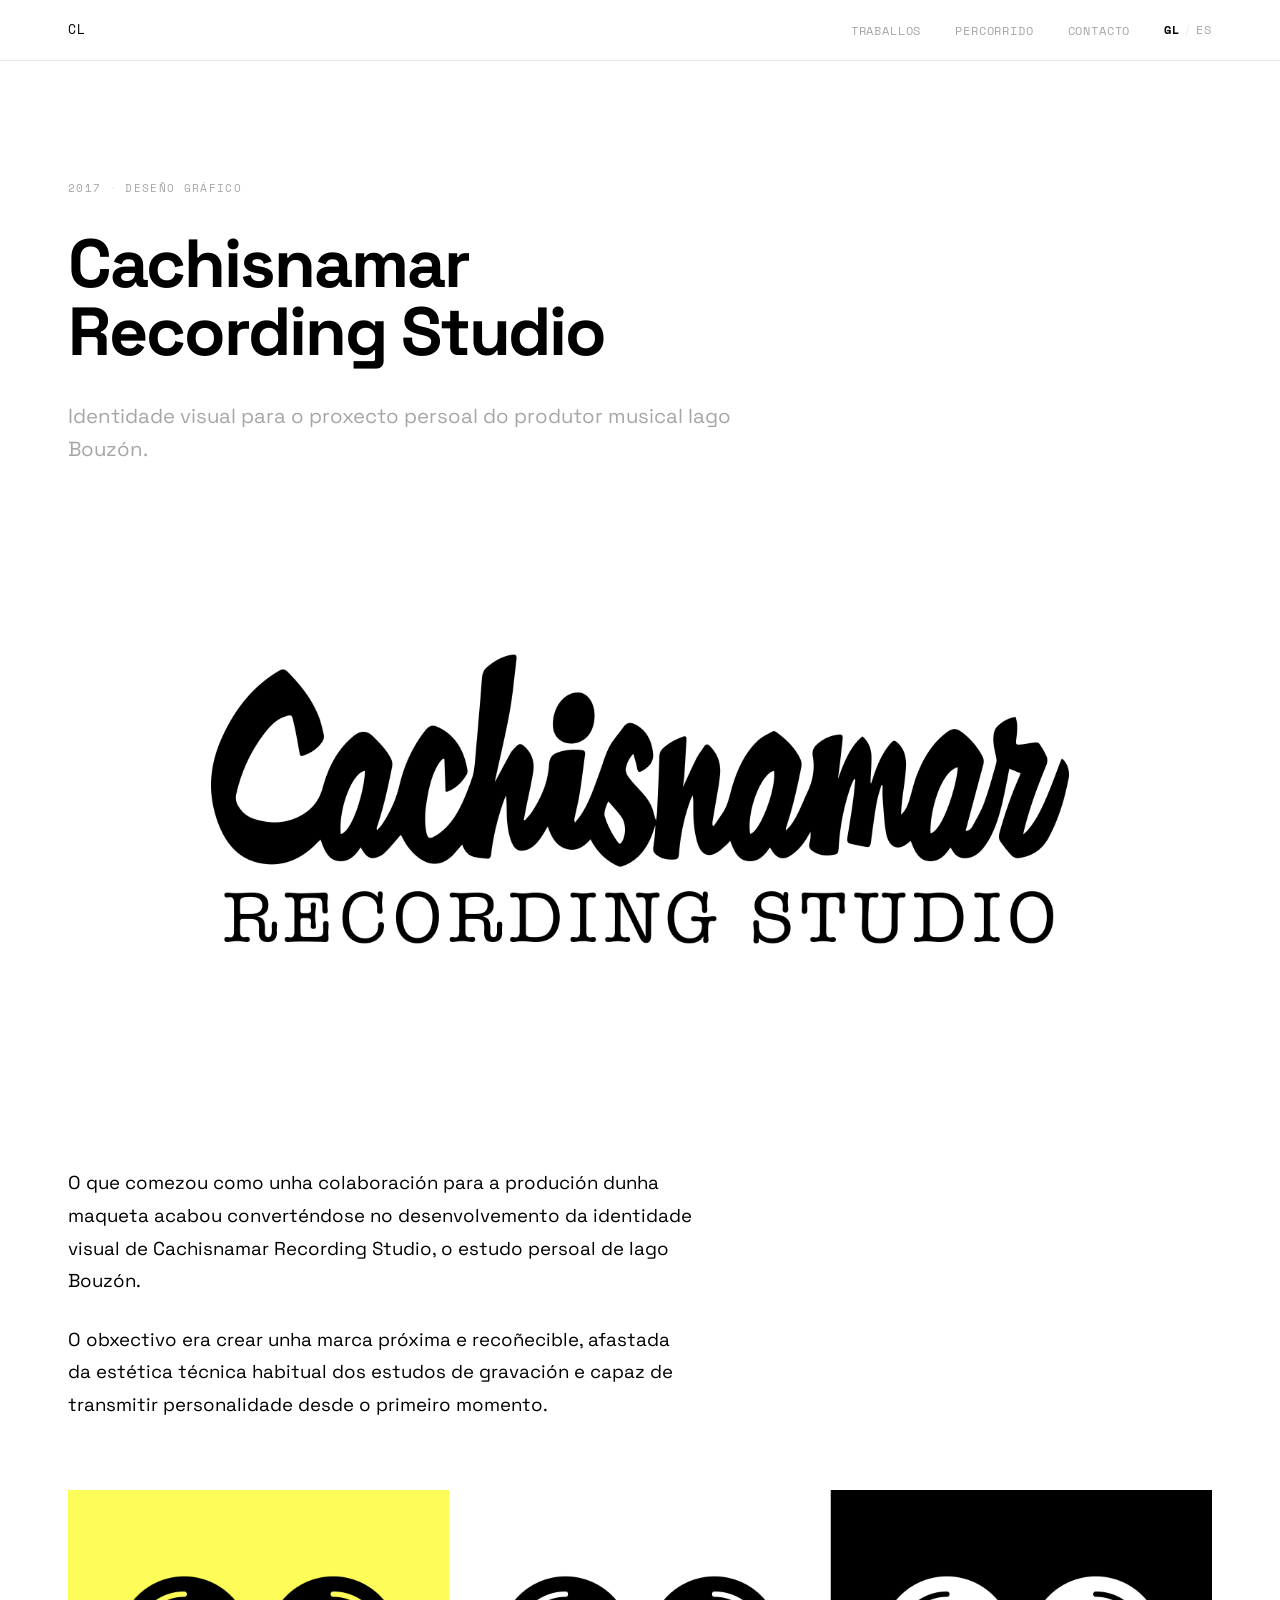
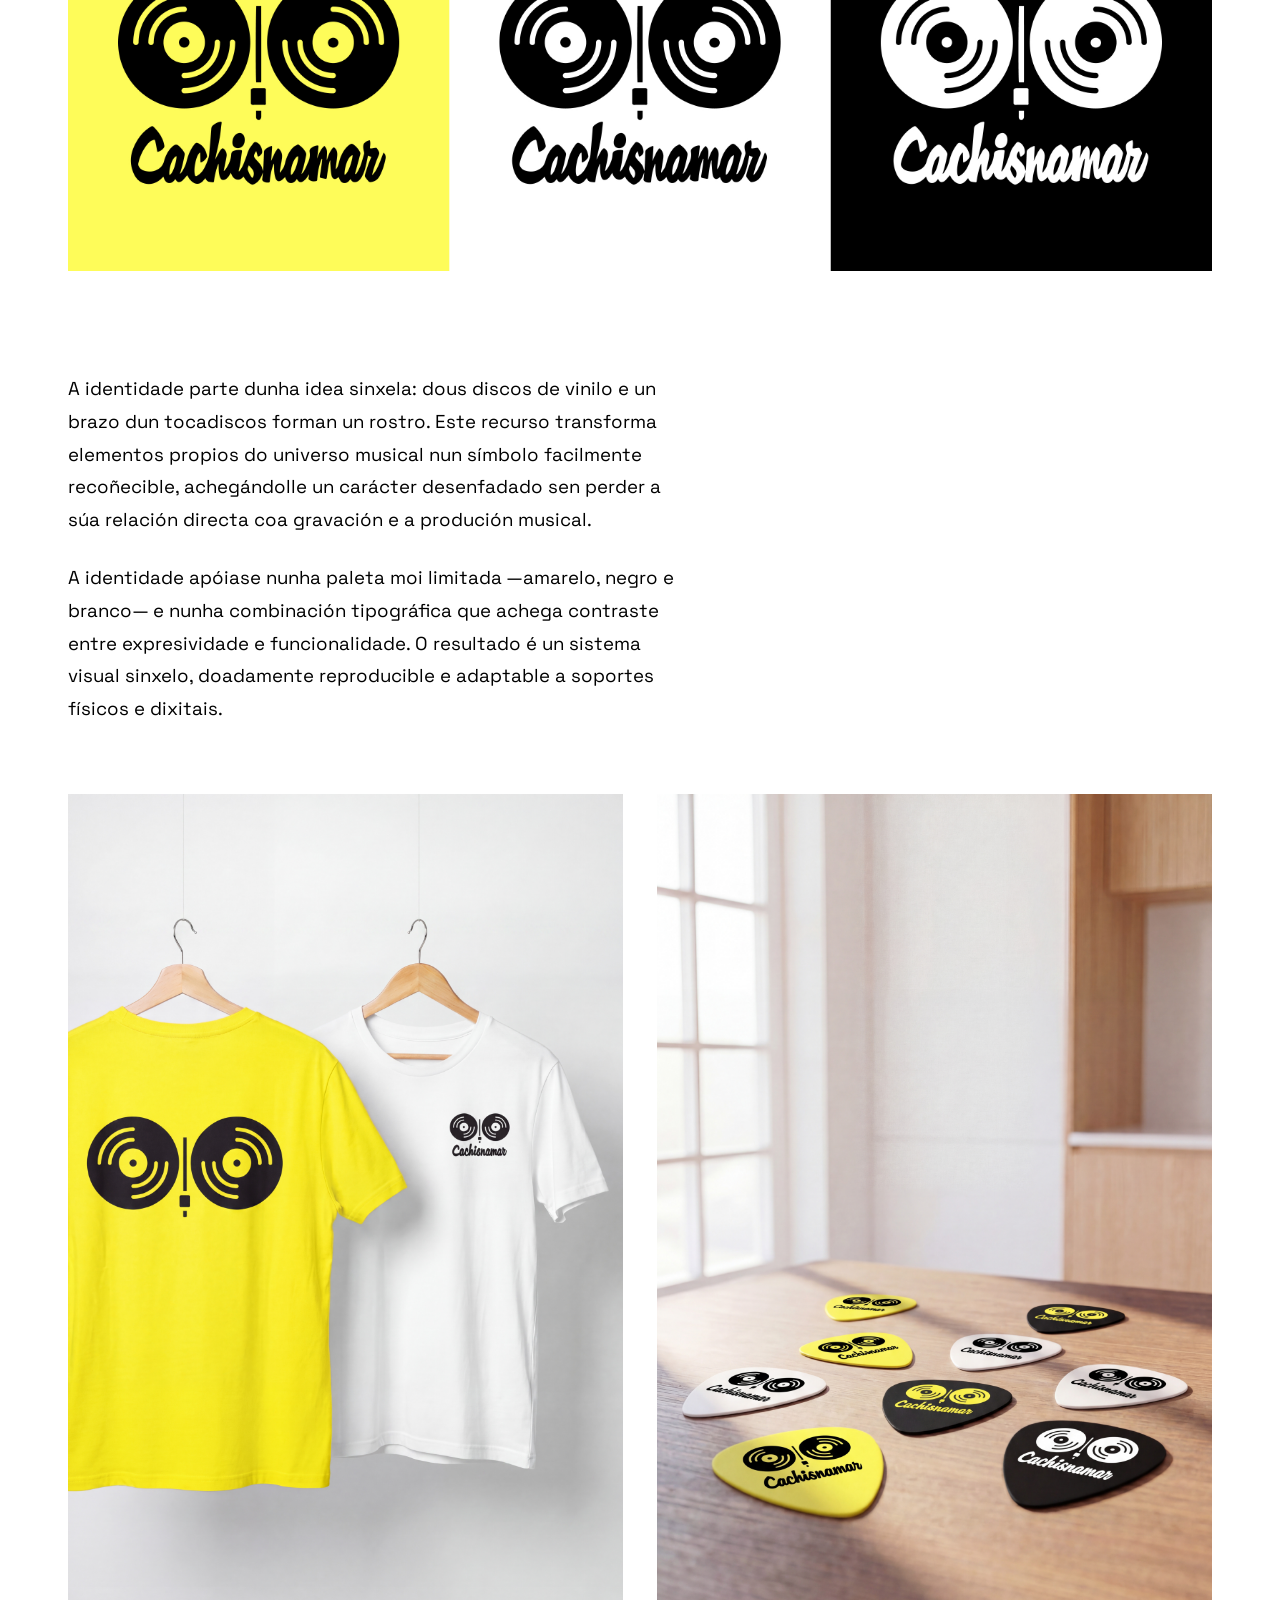
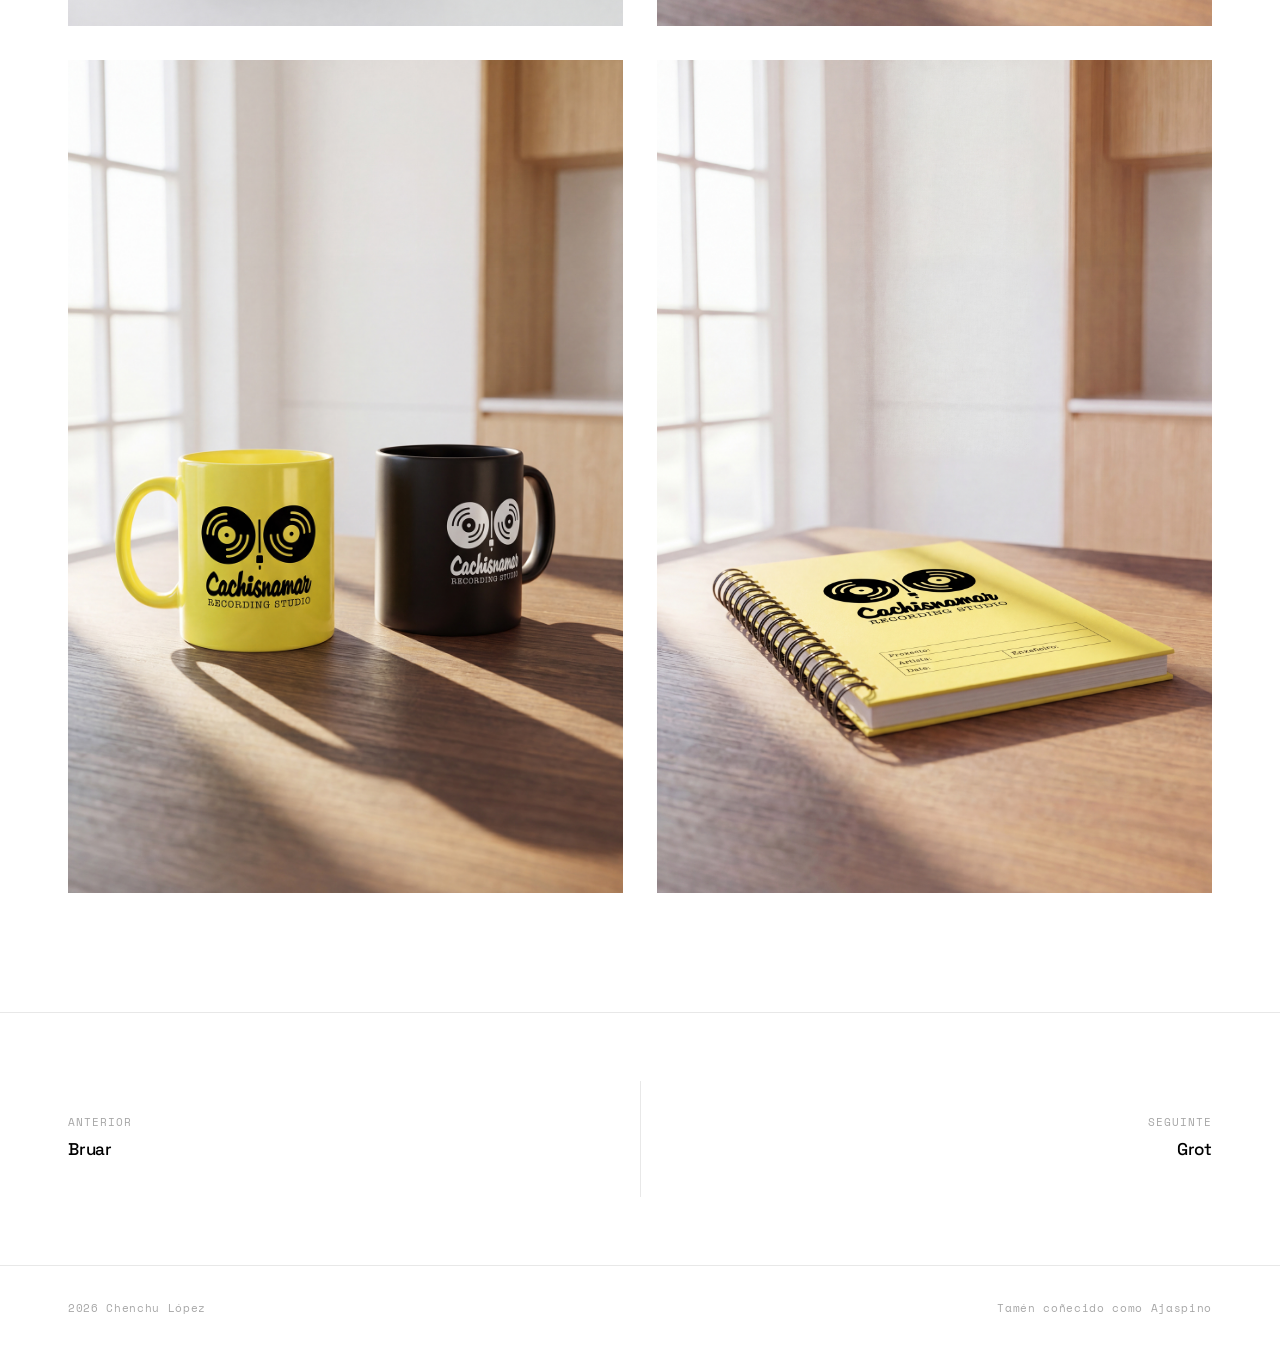
<file: work/cachisnamar.html>
<!DOCTYPE html>
<html lang="gl">
<head>
  <meta charset="UTF-8">
  <meta name="viewport" content="width=device-width, initial-scale=1.0">
  <title>Cachisnamar — Chenchu López</title>
  <meta name="description" content="Identidade visual para o proxecto persoal do produtor musical Iago Bouzón.">
  <meta name="author" content="Chenchu López">

  <link rel="canonical" href="https://chenchulopez.com/work/cachisnamar.html">
  <link rel="icon" href="../favicon.svg" type="image/svg+xml">

  <link rel="preconnect" href="https://fonts.googleapis.com">
  <link rel="preconnect" href="https://fonts.gstatic.com" crossorigin>
  <link href="https://fonts.googleapis.com/css2?family=Space+Grotesk:wght@400;500;700&family=Space+Mono:wght@400;700&display=swap" rel="stylesheet">

  <link rel="stylesheet" href="../css/styles.css">
  <link rel="stylesheet" href="../css/work.css">
</head>
<body>

  <!-- HEADER -->
  <header class="site-header" role="banner">
    <div class="page-wrap">
      <a href="../index.html" class="site-logo" aria-label="Chenchu López, inicio">CL</a>
      <div class="header-right">
        <nav aria-label="Navegación principal">
          <ul class="site-nav">
            <li><a href="../index.html#works" data-i18n="nav.works">Traballos</a></li>
            <li><a href="../index.html#about" data-i18n="nav.about">Percorrido</a></li>
            <li><a href="../index.html#contact" data-i18n="nav.contact">Contacto</a></li>
          </ul>
        </nav>
        <button class="lang-toggle" id="lang-toggle" aria-label="Cambiar idioma">
          <span class="lang-option" data-lang="gl">GL</span>
          <span class="lang-sep">/</span>
          <span class="lang-option" data-lang="es">ES</span>
        </button>
      </div>
      <button class="menu-toggle" id="menu-toggle" aria-label="Abrir menú" aria-expanded="false">
        <span></span><span></span><span></span>
      </button>
    </div>
  </header>

  <!-- MENÚ MOBILE -->
  <div class="mobile-menu" id="mobile-menu" aria-hidden="true">
    <nav aria-label="Navegación mobile">
      <ul class="mobile-nav">
        <li><a href="../index.html#works" class="mobile-nav-item" data-i18n="nav.works">Traballos</a></li>
        <li><a href="../index.html#about" class="mobile-nav-item" data-i18n="nav.about">Percorrido</a></li>
        <li><a href="../index.html#contact" class="mobile-nav-item" data-i18n="nav.contact">Contacto</a></li>
      </ul>
    </nav>
    <button class="lang-toggle lang-toggle--mobile" id="lang-toggle-mobile" aria-label="Cambiar idioma">
      <span class="lang-option" data-lang="gl">GL</span>
      <span class="lang-sep">/</span>
      <span class="lang-option" data-lang="es">ES</span>
    </button>
  </div>

  <main class="work-page">

    <!-- CABECERA -->
    <section class="work-header">
      <div class="page-wrap">
        <div class="work-meta">
          <span class="work-meta-item" data-i18n="work.cachisnamar.date">2017</span>
          <span class="work-meta-sep">·</span>
          <span class="work-meta-item" data-i18n="work.cachisnamar.discipline">Deseño Gráfico</span>
        </div>
        <h1 class="work-title">Cachisnamar<br>Recording Studio</h1>
        <p class="work-description" data-i18n-html="work.cachisnamar.description">
          Identidade visual para o proxecto persoal do produtor musical Iago Bouzón.
        </p>
      </div>
    </section>

    <!-- cachisnamar-01 (doble) -->
    <div class="page-wrap">
      <div class="work-images-grid">
        <img src="../img/works/cachisnamar/cachisnamar-01.jpg" alt="Cachisnamar Recording Studio — Logotipo" class="work-image work-image--graphic">
      </div>
    </div>

    <!-- Texto 1 -->
    <div class="work-block--text">
      <div class="page-wrap">
        <p class="work-body" data-i18n-html="work.cachisnamar.body1">
          O que comezou como unha colaboración para a produción dunha maqueta acabou converténdose no desenvolvemento da identidade visual de Cachisnamar Recording Studio, o estudo persoal de Iago Bouzón.
        </p>
        <br>
        <p class="work-body" data-i18n-html="work.cachisnamar.body2">
          O obxectivo era crear unha marca próxima e recoñecible, afastada da estética técnica habitual dos estudos de gravación e capaz de transmitir personalidade desde o primeiro momento.
        </p>
      </div>
    </div>

    <!-- cachisnamar-02 (doble) -->
    <div class="page-wrap">
      <div class="work-images-grid">
        <img src="../img/works/cachisnamar/cachisnamar-02.jpg" alt="Cachisnamar Recording Studio" class="work-image work-image--graphic">
      </div>
    </div>

    <!-- Texto 2 -->
    <div class="work-block--text">
      <div class="page-wrap">
        <p class="work-body" data-i18n-html="work.cachisnamar.body3">
          A identidade parte dunha idea sinxela: dous discos de vinilo e un brazo dun tocadiscos forman un rostro. Este recurso transforma elementos propios do universo musical nun símbolo facilmente recoñecible, achegándolle un carácter desenfadado sen perder a súa relación directa coa gravación e a produción musical.
        </p>
        <br>
        <p class="work-body" data-i18n-html="work.cachisnamar.body4">
          A identidade apóiase nunha paleta moi limitada —amarelo, negro e branco— e nunha combinación tipográfica que achega contraste entre expresividade e funcionalidade. O resultado é un sistema visual sinxelo, doadamente reproducible e adaptable a soportes físicos e dixitais.
        </p>
      </div>
    </div>

    <!-- Grupo 2: cachisnamar-06 + 07 + 08 + 09 (2:3) -->
    <div class="page-wrap">
      <div class="work-images-grid">
        <img src="../img/works/cachisnamar/cachisnamar-03.jpg" alt="Cachisnamar Recording Studio" class="work-image work-image--portrait">
        <img src="../img/works/cachisnamar/cachisnamar-04.jpg" alt="Cachisnamar Recording Studio" class="work-image work-image--portrait">
        <img src="../img/works/cachisnamar/cachisnamar-05.jpg" alt="Cachisnamar Recording Studio" class="work-image work-image--portrait">
        <img src="../img/works/cachisnamar/cachisnamar-06.jpg" alt="Cachisnamar Recording Studio" class="work-image work-image--portrait">
      </div>
    </div>

    <!-- NAVEGACIÓN -->
    <nav class="work-nav" aria-label="Navegación entre proxectos">
      <div class="page-wrap">
        <a href="bruar.html" class="work-nav-link work-nav-link--prev">
          <span class="work-nav-label" data-i18n="work.nav.prev">Anterior</span>
          <span class="work-nav-title">Bruar</span>
        </a>
        <a href="grot.html" class="work-nav-link work-nav-link--next">
          <span class="work-nav-label" data-i18n="work.nav.next">Seguinte</span>
          <span class="work-nav-title">Grot</span>
        </a>
      </div>
    </nav>

  </main>

  <!-- FOOTER -->
  <footer class="site-footer" role="contentinfo">
    <div class="page-wrap">
      <span class="footer-copy">2026 Chenchu López</span>
      <span class="footer-alias" data-i18n="footer.alias">Tamén coñecido como Ajaspino</span>
    </div>
  </footer>

  <script src="../js/work.js"></script>
  <script src="../js/tracker.js"></script>

</body>
</html>
</file>
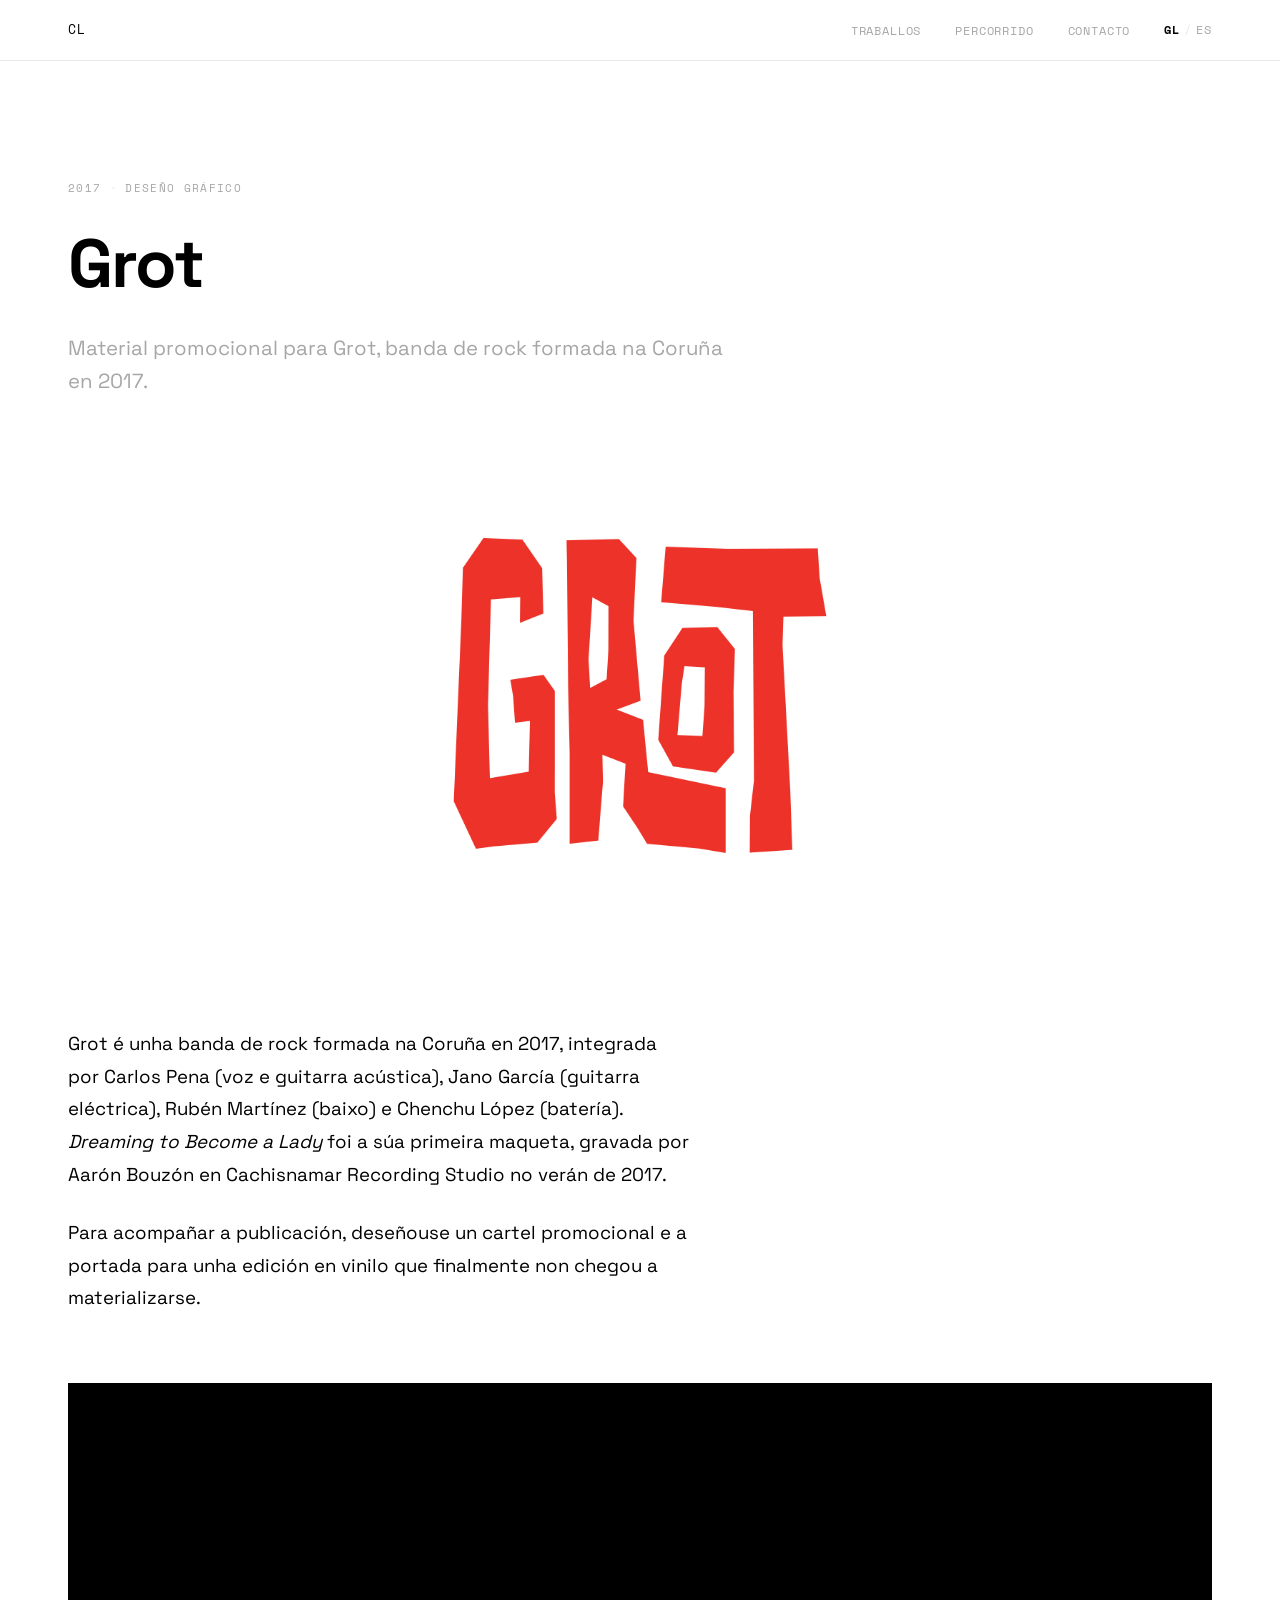
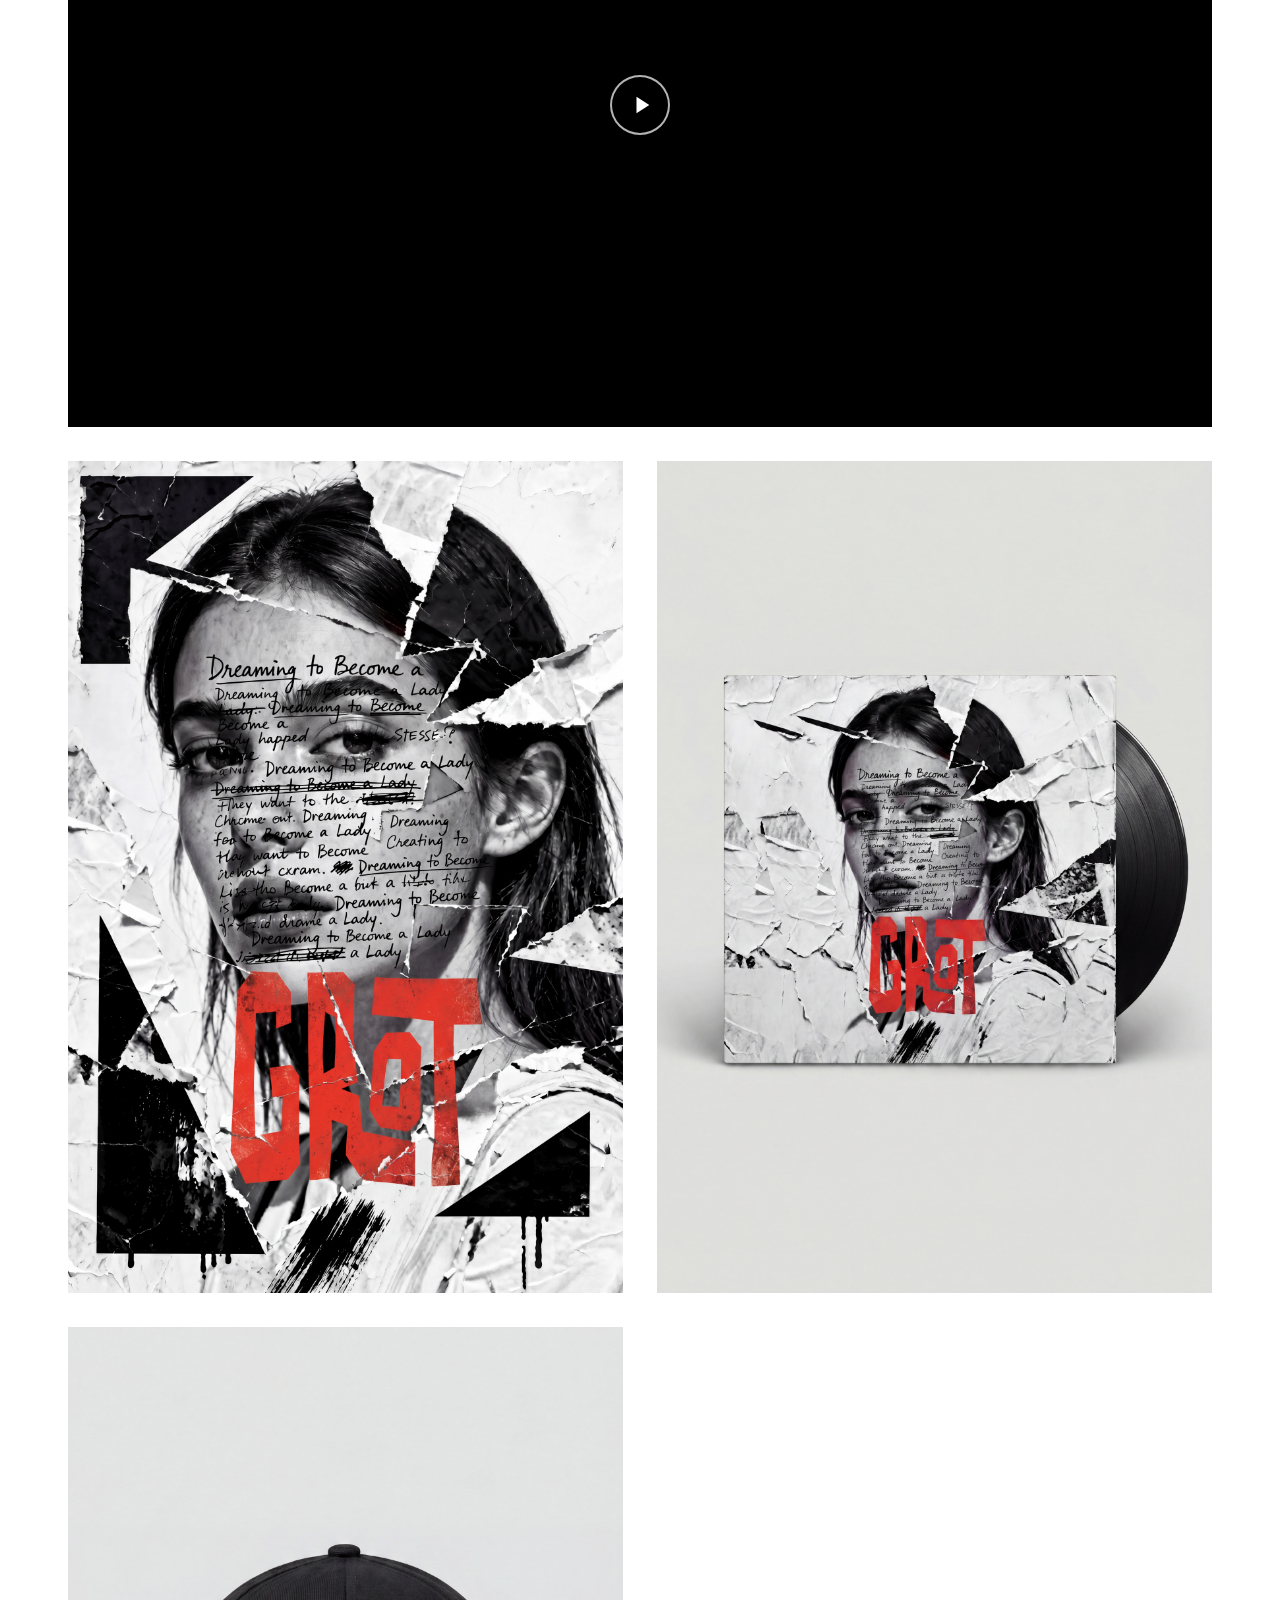
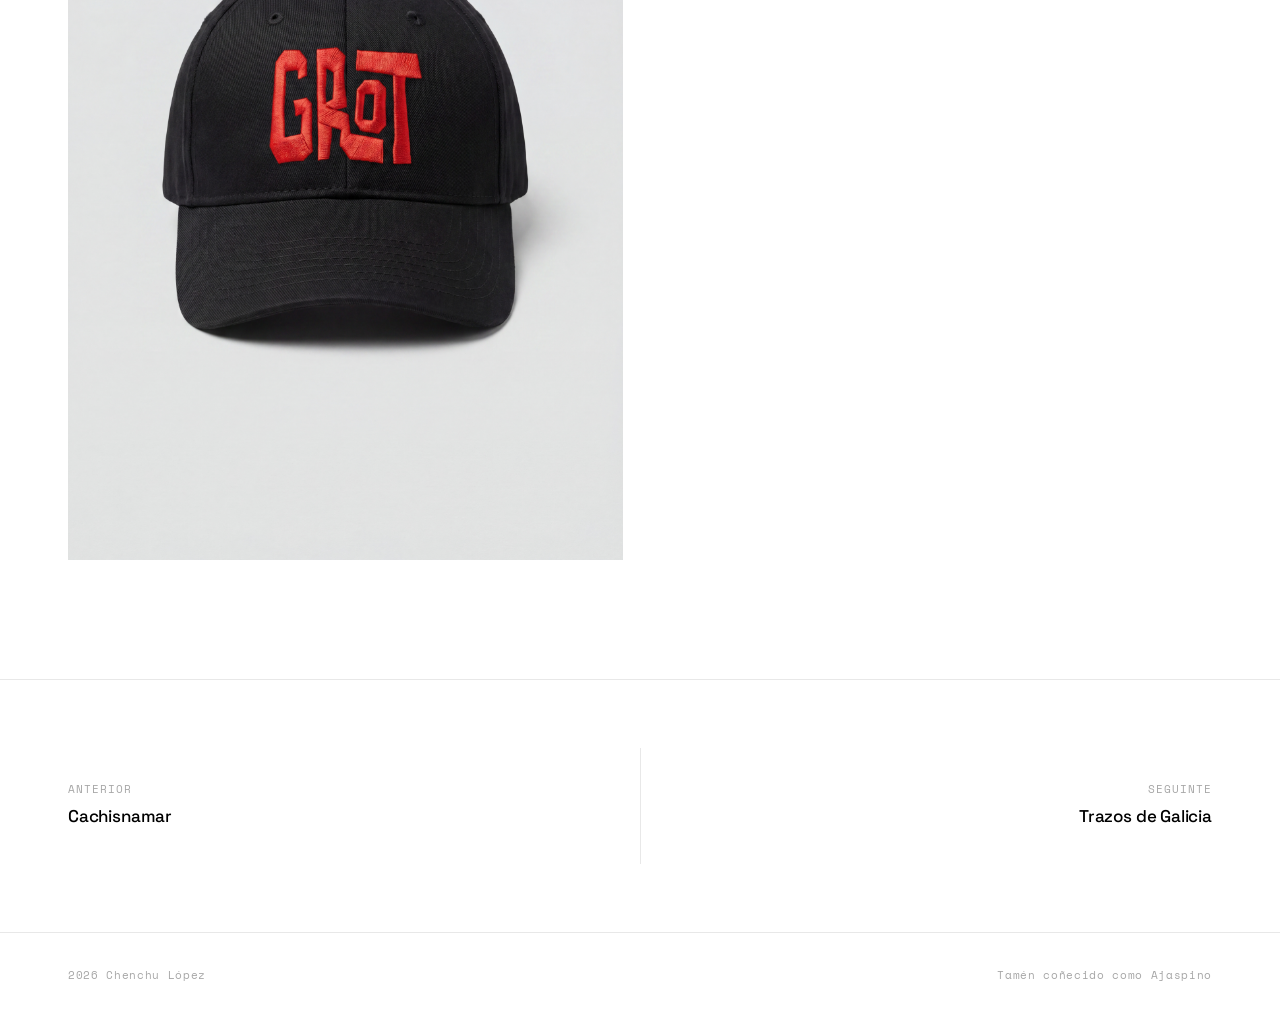
<file: work/grot.html>
<!DOCTYPE html>
<html lang="gl">
<head>
  <meta charset="UTF-8">
  <meta name="viewport" content="width=device-width, initial-scale=1.0">
  <title>Grot — Chenchu López</title>
  <meta name="description" content="Material promocional para Grot, banda de rock formada na Coruña en 2017.">
  <meta name="author" content="Chenchu López">

  <link rel="canonical" href="https://chenchulopez.com/work/grot.html">
  <link rel="icon" href="../favicon.svg" type="image/svg+xml">

  <link rel="preconnect" href="https://fonts.googleapis.com">
  <link rel="preconnect" href="https://fonts.gstatic.com" crossorigin>
  <link href="https://fonts.googleapis.com/css2?family=Space+Grotesk:wght@400;500;700&family=Space+Mono:wght@400;700&display=swap" rel="stylesheet">

  <link rel="stylesheet" href="../css/styles.css">
  <link rel="stylesheet" href="../css/work.css">
</head>
<body>

  <!-- HEADER -->
  <header class="site-header" role="banner">
    <div class="page-wrap">
      <a href="../index.html" class="site-logo" aria-label="Chenchu López, inicio">CL</a>
      <div class="header-right">
        <nav aria-label="Navegación principal">
          <ul class="site-nav">
            <li><a href="../index.html#works" data-i18n="nav.works">Traballos</a></li>
            <li><a href="../index.html#about" data-i18n="nav.about">Percorrido</a></li>
            <li><a href="../index.html#contact" data-i18n="nav.contact">Contacto</a></li>
          </ul>
        </nav>
        <button class="lang-toggle" id="lang-toggle" aria-label="Cambiar idioma">
          <span class="lang-option" data-lang="gl">GL</span>
          <span class="lang-sep">/</span>
          <span class="lang-option" data-lang="es">ES</span>
        </button>
      </div>
      <button class="menu-toggle" id="menu-toggle" aria-label="Abrir menú" aria-expanded="false">
        <span></span><span></span><span></span>
      </button>
    </div>
  </header>

  <!-- MENÚ MOBILE -->
  <div class="mobile-menu" id="mobile-menu" aria-hidden="true">
    <nav aria-label="Navegación mobile">
      <ul class="mobile-nav">
        <li><a href="../index.html#works" class="mobile-nav-item" data-i18n="nav.works">Traballos</a></li>
        <li><a href="../index.html#about" class="mobile-nav-item" data-i18n="nav.about">Percorrido</a></li>
        <li><a href="../index.html#contact" class="mobile-nav-item" data-i18n="nav.contact">Contacto</a></li>
      </ul>
    </nav>
    <button class="lang-toggle lang-toggle--mobile" id="lang-toggle-mobile" aria-label="Cambiar idioma">
      <span class="lang-option" data-lang="gl">GL</span>
      <span class="lang-sep">/</span>
      <span class="lang-option" data-lang="es">ES</span>
    </button>
  </div>

  <main class="work-page">

    <!-- CABECERA -->
    <section class="work-header">
      <div class="page-wrap">
        <div class="work-meta">
          <span class="work-meta-item" data-i18n="work.grot.date">2017</span>
          <span class="work-meta-sep">·</span>
          <span class="work-meta-item" data-i18n="work.grot.discipline">Deseño Gráfico</span>
        </div>
        <h1 class="work-title">Grot</h1>
        <p class="work-description" data-i18n-html="work.grot.description">
          Material promocional para Grot, banda de rock formada na Coruña en 2017.
        </p>
      </div>
    </section>

    <!-- grot-01 (doble) -->
    <div class="page-wrap">
      <div class="work-images-grid">
        <img src="../img/works/grot/grot-01.jpg" alt="Grot — Portada Dreaming to Become a Lady" class="work-image work-image--graphic">
      </div>
    </div>

    <!-- Texto 1 -->
    <div class="work-block--text">
      <div class="page-wrap">
        <p class="work-body" data-i18n-html="work.grot.body1">
          Grot é unha banda de rock formada na Coruña en 2017, integrada por Carlos Pena (voz e guitarra acústica), Jano García (guitarra eléctrica), Rubén Martínez (baixo) e Chenchu López (batería). <em>Dreaming to Become a Lady</em> foi a súa primeira maqueta, gravada por Aarón Bouzón en Cachisnamar Recording Studio no verán de 2017.
        </p>
        <br>
        <p class="work-body" data-i18n-html="work.grot.body2">
          Para acompañar a publicación, deseñouse un cartel promocional e a portada para unha edición en vinilo que finalmente non chegou a materializarse.
        </p>
      </div>
    </div>

    <!-- Vídeo Vimeo -->
    <div class="page-wrap">
      <div class="work-images-grid">
        <div class="work-video work-image--graphic" id="vp-wrap">
          <iframe id="grot-player"
            src="https://player.vimeo.com/video/1236239916?title=0&byline=0&portrait=0&badge=0&dnt=1&controls=0"
            frameborder="0"
            allow="autoplay; fullscreen; picture-in-picture"
            allowfullscreen
            title="Dreaming to Become a Lady — Grot"></iframe>

          <!-- Overlay: botón play grande (visible cuando pausado) -->
          <div class="vp-overlay" id="vp-overlay">
            <button class="vp-play-big" id="vp-play-big" aria-label="Reproducir">
              <svg viewBox="0 0 24 24" aria-hidden="true"><polygon points="6,3 20,12 6,21"/></svg>
            </button>
          </div>

          <!-- Barra de controles inferior -->
          <div class="vp-bar" id="vp-bar">
            <button class="vp-btn" id="vp-toggle" aria-label="Play / Pausa">
              <svg class="vp-icon-play" viewBox="0 0 24 24" aria-hidden="true"><polygon points="6,3 20,12 6,21"/></svg>
              <svg class="vp-icon-pause" viewBox="0 0 24 24" aria-hidden="true"><rect x="5" y="3" width="4" height="18"/><rect x="15" y="3" width="4" height="18"/></svg>
            </button>
            <span class="vp-time" id="vp-cur">0:00</span>
            <div class="vp-seek" id="vp-seek" role="slider" aria-label="Progreso">
              <div class="vp-seek-fill" id="vp-fill"></div>
            </div>
            <span class="vp-time" id="vp-dur">—</span>
            <button class="vp-btn" id="vp-fs" aria-label="Pantalla completa">
              <svg class="vp-icon-fs" viewBox="0 0 24 24" aria-hidden="true"><path d="M3 3h6v2H5v4H3V3zm12 0h6v6h-2V5h-4V3zM3 15h2v4h4v2H3v-6zm16 4h-4v2h6v-6h-2v4z"/></svg>
              <svg class="vp-icon-exit" viewBox="0 0 24 24" aria-hidden="true"><path d="M5 16h3v3h2v-5H5v2zm3-8H5v2h5V5H8v3zm6 11h2v-3h3v-2h-5v5zm2-11V5h-2v5h5V8h-3z"/></svg>
            </button>
          </div>
        </div>
      </div>
    </div>

    <!-- Grupo: grot-02 + grot-03 (2:3) -->
    <div class="page-wrap">
      <div class="work-images-grid">
        <img src="../img/works/grot/grot-02.jpg" alt="Grot — Cartel promocional" class="work-image work-image--portrait">
        <img src="../img/works/grot/grot-03.jpg" alt="Grot — Portada vinilo" class="work-image work-image--portrait">
        <img src="../img/works/grot/grot-04.jpg" alt="Grot" class="work-image work-image--portrait">
      </div>
    </div>

    <!-- NAVEGACIÓN -->
    <nav class="work-nav" aria-label="Navegación entre proxectos">
      <div class="page-wrap">
        <a href="cachisnamar.html" class="work-nav-link work-nav-link--prev">
          <span class="work-nav-label" data-i18n="work.nav.prev">Anterior</span>
          <span class="work-nav-title">Cachisnamar</span>
        </a>
        <a href="trazos.html" class="work-nav-link work-nav-link--next">
          <span class="work-nav-label" data-i18n="work.nav.next">Seguinte</span>
          <span class="work-nav-title">Trazos de Galicia</span>
        </a>
      </div>
    </nav>

  </main>

  <!-- FOOTER -->
  <footer class="site-footer" role="contentinfo">
    <div class="page-wrap">
      <span class="footer-copy">2026 Chenchu López</span>
      <span class="footer-alias" data-i18n="footer.alias">Tamén coñecido como Ajaspino</span>
    </div>
  </footer>

  <script src="../js/work.js"></script>
  <script src="https://player.vimeo.com/api/player.js"></script>
  <script>
  (function () {
    var wrap    = document.getElementById('vp-wrap');
    var iframe  = document.getElementById('grot-player');
    var overlay = document.getElementById('vp-overlay');
    var toggle  = document.getElementById('vp-toggle');
    var playBig = document.getElementById('vp-play-big');
    var seek    = document.getElementById('vp-seek');
    var fill    = document.getElementById('vp-fill');
    var cur     = document.getElementById('vp-cur');
    var dur     = document.getElementById('vp-dur');
    var fs      = document.getElementById('vp-fs');

    if (!iframe || typeof Vimeo === 'undefined') return;

    var player   = new Vimeo.Player(iframe);
    var playing  = false;
    var duration = 0;
    var seeking  = false;
    var hideTimer;

    function fmt(s) {
      var m = Math.floor(s / 60);
      var ss = Math.floor(s % 60);
      return m + ':' + (ss < 10 ? '0' : '') + ss;
    }

    player.getDuration().then(function (d) {
      duration = d;
      dur.textContent = fmt(d);
    });

    player.on('timeupdate', function (data) {
      if (!seeking) {
        cur.textContent = fmt(data.seconds);
        fill.style.width = (data.percent * 100) + '%';
      }
    });

    function setPlaying(state) {
      playing = state;
      wrap.classList.toggle('vp-playing', state);
      overlay.classList.toggle('vp-hidden', state);
    }

    player.on('play',  function () { setPlaying(true); });
    player.on('pause', function () { setPlaying(false); });
    player.on('ended', function () { setPlaying(false); fill.style.width = '0%'; cur.textContent = '0:00'; player.setCurrentTime(0); });

    function doToggle() {
      playing ? player.pause() : player.play();
    }

    toggle.addEventListener('click',  doToggle);
    playBig.addEventListener('click', doToggle);

    /* Click sobre el vídeo (fuera de la barra) → play/pausa */
    wrap.addEventListener('click', function (e) {
      if (!e.target.closest('#vp-bar')) doToggle();
    });

    /* Seek: click y arrastre */
    function seekTo(e) {
      var rect = seek.getBoundingClientRect();
      var pct  = Math.max(0, Math.min(1, (e.clientX - rect.left) / rect.width));
      fill.style.width = (pct * 100) + '%';
      player.setCurrentTime(pct * duration);
    }

    seek.addEventListener('mousedown', function (e) {
      seeking = true;
      seekTo(e);
      function onMove(ev) { seekTo(ev); }
      function onUp()   { seeking = false; document.removeEventListener('mousemove', onMove); document.removeEventListener('mouseup', onUp); }
      document.addEventListener('mousemove', onMove);
      document.addEventListener('mouseup',   onUp);
    });

    /* Mostrar / ocultar barra */
    function showUI() {
      wrap.classList.add('vp-ui-on');
      clearTimeout(hideTimer);
      if (playing) hideTimer = setTimeout(function () { wrap.classList.remove('vp-ui-on'); }, 2500);
    }

    wrap.addEventListener('mousemove',  showUI);
    wrap.addEventListener('mouseleave', function () { if (playing) wrap.classList.remove('vp-ui-on'); });
    wrap.addEventListener('touchstart', showUI, { passive: true });

    /* Estado inicial: mostrar controles */
    wrap.classList.add('vp-ui-on');

    /* Fullscreen */
    fs.addEventListener('click', function () {
      if (!document.fullscreenElement) {
        wrap.requestFullscreen && wrap.requestFullscreen();
      } else {
        document.exitFullscreen && document.exitFullscreen();
      }
    });

    document.addEventListener('fullscreenchange', function () {
      wrap.classList.toggle('vp-fs', !!document.fullscreenElement);
    });
  })();
  </script>
  <script src="../js/tracker.js"></script>

</body>
</html>
</file>
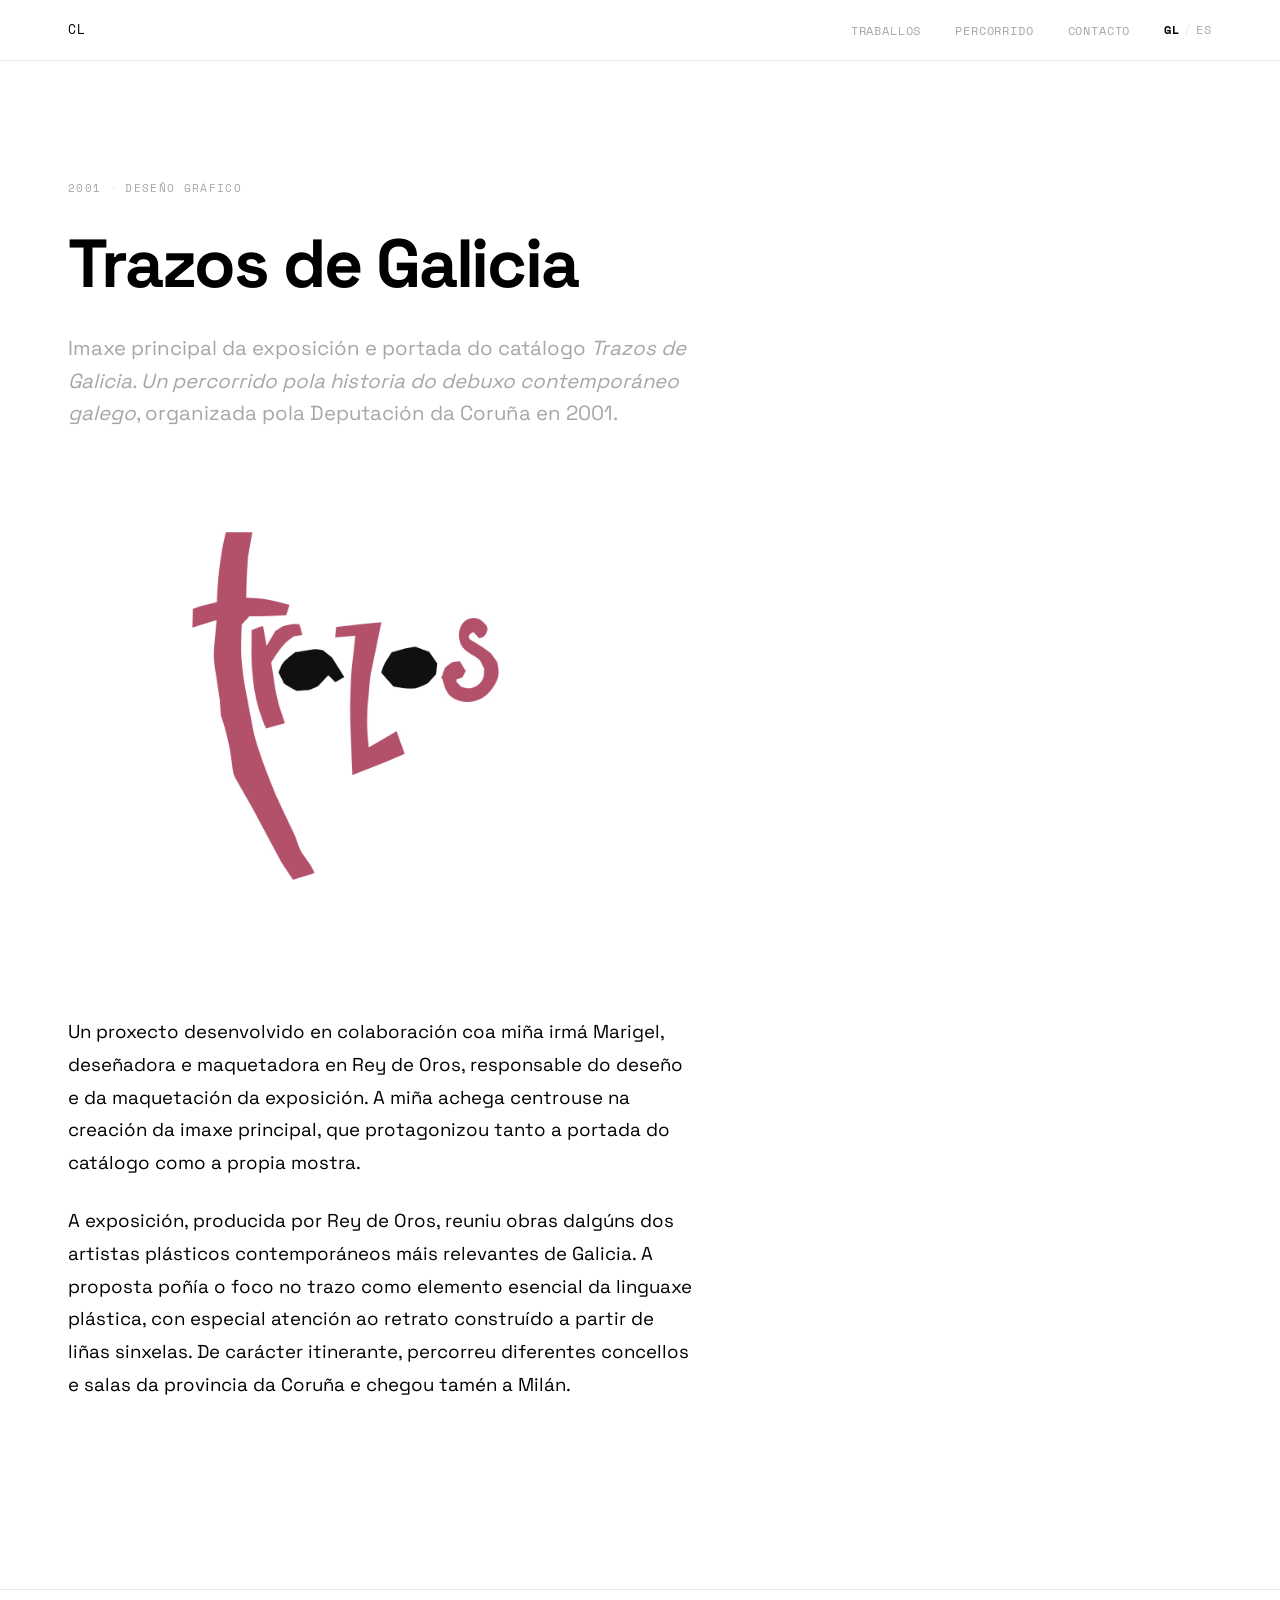
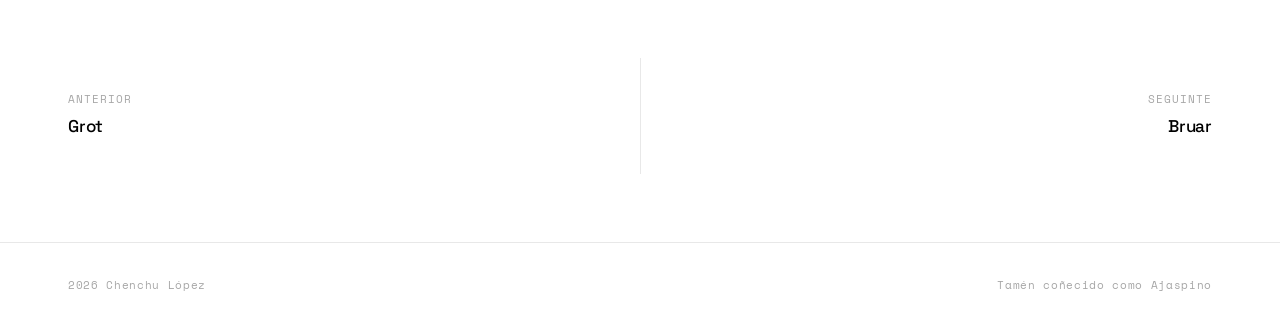
<file: work/trazos.html>
<!DOCTYPE html>
<html lang="gl">
<head>
  <meta charset="UTF-8">
  <meta name="viewport" content="width=device-width, initial-scale=1.0">
  <title>Trazos de Galicia — Chenchu López</title>
  <meta name="description" content="Portada do catálogo da exposición Trazos de Galicia, organizada pola Deputación da Coruña en 2001.">
  <meta name="author" content="Chenchu López">

  <link rel="canonical" href="https://ajaspino.github.io/chenchulopez/work/trazos.html">
  <link rel="icon" href="../favicon.svg" type="image/svg+xml">

  <link rel="preconnect" href="https://fonts.googleapis.com">
  <link rel="preconnect" href="https://fonts.gstatic.com" crossorigin>
  <link href="https://fonts.googleapis.com/css2?family=Space+Grotesk:wght@400;500;700&family=Space+Mono:wght@400;700&display=swap" rel="stylesheet">

  <link rel="stylesheet" href="../css/styles.css">
  <link rel="stylesheet" href="../css/work.css">
</head>
<body>

  <!-- HEADER -->
  <header class="site-header" role="banner">
    <div class="page-wrap">
      <a href="../index.html" class="site-logo" aria-label="Chenchu López, inicio">CL</a>
      <div class="header-right">
        <nav aria-label="Navegación principal">
          <ul class="site-nav">
            <li><a href="../index.html#works" data-i18n="nav.works">Traballos</a></li>
            <li><a href="../index.html#about" data-i18n="nav.about">Percorrido</a></li>
            <li><a href="../index.html#contact" data-i18n="nav.contact">Contacto</a></li>
          </ul>
        </nav>
        <button class="lang-toggle" id="lang-toggle" aria-label="Cambiar idioma">
          <span class="lang-option" data-lang="gl">GL</span>
          <span class="lang-sep">/</span>
          <span class="lang-option" data-lang="es">ES</span>
        </button>
      </div>
      <button class="menu-toggle" id="menu-toggle" aria-label="Abrir menú" aria-expanded="false">
        <span></span><span></span><span></span>
      </button>
    </div>
  </header>

  <!-- MENÚ MOBILE -->
  <div class="mobile-menu" id="mobile-menu" aria-hidden="true">
    <nav aria-label="Navegación mobile">
      <ul class="mobile-nav">
        <li><a href="../index.html#works" class="mobile-nav-item" data-i18n="nav.works">Traballos</a></li>
        <li><a href="../index.html#about" class="mobile-nav-item" data-i18n="nav.about">Percorrido</a></li>
        <li><a href="../index.html#contact" class="mobile-nav-item" data-i18n="nav.contact">Contacto</a></li>
      </ul>
    </nav>
    <button class="lang-toggle lang-toggle--mobile" id="lang-toggle-mobile" aria-label="Cambiar idioma">
      <span class="lang-option" data-lang="gl">GL</span>
      <span class="lang-sep">/</span>
      <span class="lang-option" data-lang="es">ES</span>
    </button>
  </div>

  <main class="work-page">

    <!-- CABECEIRA -->
    <section class="work-header">
      <div class="page-wrap">
        <div class="work-meta">
          <span class="work-meta-item" data-i18n="work.trazos.date">2001</span>
          <span class="work-meta-sep">·</span>
          <span class="work-meta-item" data-i18n="work.trazos.discipline">Deseño Gráfico</span>
        </div>
        <h1 class="work-title">Trazos de Galicia</h1>
        <p class="work-description" data-i18n-html="work.trazos.description">
          Imaxe principal da exposición e portada do catálogo <em>Trazos de Galicia. Un percorrido pola historia do debuxo contemporáneo galego</em>, organizada pola Deputación da Coruña en 2001.
        </p>
      </div>
    </section>

    <!-- Imaxe principal: portada do catálogo -->
    <div class="page-wrap">
      <div class="work-images-grid">
        <div>
          <img src="../img/works/trazos/trazos-01.jpg" alt="Trazos de Galicia — Portada do catálogo" style="width:100%;height:auto;display:block;">
        </div>
      </div>
    </div>

    <!-- Texto 1 -->
    <div class="work-block--text">
      <div class="page-wrap">
        <p class="work-body" data-i18n-html="work.trazos.body1">
          Un proxecto desenvolvido en colaboración coa miña irmá Marigel, deseñadora e maquetadora en Rey de Oros, responsable do deseño e da maquetación da exposición. A miña achega centrouse na creación da imaxe principal, que protagonizou tanto a portada do catálogo como a propia mostra.
        </p>
        <br>
        <p class="work-body" data-i18n-html="work.trazos.body2">
          A exposición, producida por Rey de Oros, reuniu obras dalgúns dos artistas plásticos contemporáneos máis relevantes de Galicia. A proposta poñía o foco no trazo como elemento esencial da linguaxe plástica, con especial atención ao retrato construído a partir de liñas sinxelas. De carácter itinerante, percorreu diferentes concellos e salas da provincia da Coruña e chegou tamén a Milán.
        </p>
      </div>
    </div>

    <!-- Imaxes de apoio (engadir cando as haxa) -->
    <!-- <div class="page-wrap">
      <div class="work-images-grid">
        <img src="../img/works/trazos/trazos-02.jpg" alt="Trazos de Galicia — Detalle" class="work-image work-image--portrait">
        <img src="../img/works/trazos/trazos-03.jpg" alt="Trazos de Galicia — Interior" class="work-image work-image--portrait">
      </div>
    </div> -->

    <!-- NAVEGACIÓN -->
    <nav class="work-nav" aria-label="Navegación entre proxectos">
      <div class="page-wrap">
        <a href="grot.html" class="work-nav-link work-nav-link--prev">
          <span class="work-nav-label" data-i18n="work.nav.prev">Anterior</span>
          <span class="work-nav-title">Grot</span>
        </a>
        <a href="bruar.html" class="work-nav-link work-nav-link--next">
          <span class="work-nav-label" data-i18n="work.nav.next">Seguinte</span>
          <span class="work-nav-title">Bruar</span>
        </a>
      </div>
    </nav>

  </main>

  <!-- FOOTER -->
  <footer class="site-footer" role="contentinfo">
    <div class="page-wrap">
      <span class="footer-copy">2026 Chenchu López</span>
      <span class="footer-alias" data-i18n="footer.alias">Tamén coñecido como Ajaspino</span>
    </div>
  </footer>

  <script src="../js/work.js"></script>
  <script src="../js/tracker.js"></script>

</body>
</html>
</file>
<file: css/styles.css>
/* ============================================================
   CHENCHU LÓPEZ — Portfolio personal
   Sistema visual: claro, modular, grotesca compacta
   Ref principal: totaldesign.com
   ============================================================ */

/* --- Tokens ----------------------------------------------- */
:root {
  --bg:        #FFFFFF;
  --ink:       #000000;
  --muted:     #A6A6A6;
  --line:      #E8E8E8;
  --hover-bg:  #F5F5F5;
  --font-head: 'Space Grotesk', system-ui, sans-serif;
  --font-body: 'Space Grotesk', system-ui, sans-serif;
  --font-mono: 'Space Mono', monospace;

  --space-xs:  0.5rem;
  --space-s:   1rem;
  --space-m:   2rem;
  --space-l:   4rem;
  --space-xl:  7rem;

  --max-prose: 60ch;
  --max-page:  1400px;
}

@media (prefers-color-scheme: dark) {
  :root {
    --bg:       #0F0F0F;
    --ink:      #F0F0F0;
    --muted:    #666666;
    --line:     #222222;
    --hover-bg: #1A1A1A;
  }
}

/* --- Reset ------------------------------------------------- */
*, *::before, *::after { box-sizing: border-box; margin: 0; padding: 0; }

html {
  scroll-behavior: smooth;
  font-size: 17px;
  -webkit-text-size-adjust: 100%;
}

body {
  background-color: var(--bg);
  color: var(--ink);
  font-family: var(--font-body);
  font-size: 1rem;
  line-height: 1.5;
  min-height: 100dvh;
}

img { display: block; max-width: 100%; height: auto; }
a { color: inherit; text-decoration: none; }

/* --- Layout base ------------------------------------------ */
.page-wrap {
  width: 100%;
  max-width: var(--max-page);
  margin: 0 auto;
  padding-inline: var(--space-m);
}

section {
  padding-block: var(--space-xl);
  border-top: 1px solid var(--line);
}

section:first-of-type { border-top: none; }

/* --- Header ----------------------------------------------- */
.site-header {
  position: sticky;
  top: 0;
  z-index: 10;
  background-color: var(--bg);
  border-bottom: 1px solid var(--line);
}

.site-header .page-wrap {
  display: flex;
  align-items: center;
  justify-content: space-between;
  padding-block: var(--space-s);
}

.site-logo {
  font-family: var(--font-mono);
  font-size: 0.78rem;
  letter-spacing: 0.04em;
  color: var(--ink);
}

.header-right {
  display: flex;
  align-items: center;
  gap: var(--space-m);
}

.site-nav {
  display: flex;
  gap: var(--space-m);
  list-style: none;
}

.site-nav a {
  font-family: var(--font-mono);
  font-size: 0.7rem;
  letter-spacing: 0.07em;
  text-transform: uppercase;
  color: var(--muted);
  transition: color 0.15s;
}

.site-nav a:hover { color: var(--ink); }
.site-nav a.is-active { color: var(--ink); }

/* --- Hamburger -------------------------------------------- */
.menu-toggle {
  display: none;
  flex-direction: column;
  justify-content: center;
  gap: 5px;
  background: none;
  border: none;
  cursor: pointer;
  padding: 0;
  width: 24px;
  height: 24px;
}

.menu-toggle span {
  display: block;
  width: 100%;
  height: 1px;
  background: var(--ink);
  transition: transform 0.25s ease, opacity 0.25s ease;
}

.menu-toggle.is-open span:nth-child(1) { transform: translateY(6px) rotate(45deg); }
.menu-toggle.is-open span:nth-child(2) { opacity: 0; }
.menu-toggle.is-open span:nth-child(3) { transform: translateY(-6px) rotate(-45deg); }

/* --- Menú mobile ------------------------------------------ */
.mobile-menu {
  display: none;
  position: fixed;
  top: 0;
  right: 0;
  bottom: 0;
  left: 0;
  z-index: 9;
  background: var(--bg);
  flex-direction: column;
  justify-content: flex-start;
  align-items: stretch;
  padding: 58px 0 var(--space-m);
  opacity: 0;
  pointer-events: none;
  -webkit-transition: opacity 0.25s ease;
  transition: opacity 0.25s ease;
}

.mobile-menu.is-open {
  opacity: 1;
  pointer-events: auto;
}

.mobile-nav {
  list-style: none;
  display: flex;
  flex-direction: column;
  margin-bottom: var(--space-l);
  padding-inline: var(--space-m);
}

.mobile-nav li {
  border-bottom: 1px solid var(--line);
  padding-block: var(--space-m);
}

.mobile-nav li:first-child { border-top: 1px solid var(--line); }

.mobile-nav-item {
  font-family: var(--font-head);
  font-size: clamp(1.4rem, 3.5vw, 2.1rem);
  font-weight: 500;
  letter-spacing: -0.02em;
  color: var(--ink);
  line-height: 1.25;
  transition: color 0.15s;
}

.mobile-nav-item:hover { color: var(--muted); }

.lang-toggle--mobile {
  font-size: 0.8rem;
  margin-inline: var(--space-m);
}

/* --- Lang toggle ------------------------------------------ */
.lang-toggle {
  background: none;
  border: none;
  cursor: pointer;
  display: flex;
  align-items: center;
  gap: 0.25rem;
  padding: 0;
  font-family: var(--font-mono);
  font-size: 0.7rem;
  letter-spacing: 0.07em;
  text-transform: uppercase;
}

.lang-sep { color: var(--line); }
.lang-option { color: var(--muted); transition: color 0.15s; }
.lang-option.is-active { color: var(--ink); font-weight: 700; }
.lang-option:hover { color: var(--ink); }

/* --- Hero -------------------------------------------------- */
#hero {
  padding-block: var(--space-xl);
  min-height: 88dvh;
  display: flex;
  flex-direction: column;
  justify-content: flex-end;
  border-top: none;
}

.hero-name {
  font-size: clamp(4rem, 14vw, 11rem);
  font-weight: 700;
  line-height: 0.9;
  letter-spacing: -0.03em;
  text-transform: uppercase;
  color: var(--ink);
}

.hero-sub {
  margin-top: var(--space-m);
  font-family: var(--font-mono);
  font-size: clamp(0.78rem, 1.4vw, 0.88rem);
  color: var(--muted);
  letter-spacing: 0.03em;
}

.hero-scroll {
  margin-top: var(--space-l);
  font-family: var(--font-mono);
  font-size: 0.7rem;
  letter-spacing: 0.1em;
  text-transform: uppercase;
  color: var(--muted);
  display: inline-flex;
  align-items: center;
  gap: var(--space-s);
  transition: color 0.15s;
}

.hero-scroll:hover { color: var(--ink); }
.hero-scroll::after {
  content: '';
  display: block;
  width: 36px;
  height: 1px;
  background: currentColor;
  transition: width 0.3s;
}
.hero-scroll:hover::after { width: 56px; }

/* --- Section label ---------------------------------------- */
.section-label {
  font-family: var(--font-mono);
  font-size: 0.65rem;
  letter-spacing: 0.14em;
  text-transform: uppercase;
  color: var(--muted);
  margin-bottom: var(--space-l);
  display: flex;
  align-items: center;
  gap: var(--space-s);
}

.section-label::before {
  content: '—';
  font-size: 0.6rem;
  color: var(--muted);
}

/* --- Intro ------------------------------------------------- */
#intro .intro-text {
  font-size: clamp(1.4rem, 3.5vw, 2.1rem);
  font-weight: 500;
  line-height: 1.25;
  max-width: var(--max-prose);
  letter-spacing: -0.02em;
}

#intro .intro-text strong { font-weight: 700; }

/* ============================================================
   WORKS — cuadrícula modular estilo totaldesign
   ============================================================ */
#works { padding-block: var(--space-xl); }

.works-header {
  display: flex;
  align-items: baseline;
  justify-content: space-between;
  margin-bottom: var(--space-l);
  flex-wrap: wrap;
  gap: var(--space-s);
}

.works-header .section-label { margin-bottom: 0; }

.works-filters {
  display: flex;
  gap: var(--space-m);
  list-style: none;
}

.works-filters button {
  background: none;
  border: none;
  font-family: var(--font-mono);
  font-size: 0.65rem;
  letter-spacing: 0.1em;
  text-transform: uppercase;
  color: var(--muted);
  cursor: pointer;
  padding: 0;
  border-bottom: 1px solid transparent;
  transition: color 0.15s, border-color 0.15s;
}

.works-filters button:hover,
.works-filters button.is-active {
  color: var(--ink);
  border-color: var(--ink);
}

.filter-label--short { display: none; }

@media (max-width: 600px) and (orientation: portrait) {
  .filter-label--full  { display: none; }
  .filter-label--short { display: inline; }
}

.works-grid {
  display: grid;
  grid-template-columns: repeat(12, 1fr);
  gap: var(--space-m);
  row-gap: var(--space-l);
}

.work-item {
  cursor: pointer;
  display: flex;
  flex-direction: column;
  gap: var(--space-xs);
  grid-column: span 4;
}

.work-item-image {
  width: 100%;
  aspect-ratio: 2/3;
  overflow: hidden;
  background: var(--card-bg, var(--hover-bg));
  display: flex;
  align-items: center;
  justify-content: center;
}

.work-item-image img {
  width: auto;
  height: 70%;
  max-width: 65%;
  object-fit: contain;
  filter: drop-shadow(3px 6px 12px rgba(0,0,0,0.50));
  will-change: transform;
}

.work-item:hover .work-item-image img { opacity: 0.9; }

.work-placeholder {
  width: 100%;
  height: 100%;
  display: flex;
  align-items: center;
  justify-content: center;
  color: var(--muted);
  font-family: var(--font-mono);
  font-size: 0.62rem;
  letter-spacing: 0.1em;
  text-transform: uppercase;
}

.work-item-info {
  display: flex;
  flex-direction: column;
  gap: 0.15rem;
  padding-top: 0.25rem;
}

.work-item-title {
  font-size: 0.95rem;
  font-weight: 600;
  letter-spacing: -0.01em;
  line-height: 1.2;
  color: var(--ink);
  transition: color 0.15s;
}

.work-item:hover .work-item-title { color: var(--muted); }

.work-item-tag {
  font-family: var(--font-mono);
  font-size: 0.62rem;
  letter-spacing: 0.08em;
  text-transform: uppercase;
  color: var(--muted);
}

.work-item.is-hidden { display: none; }

/* --- About ------------------------------------------------- */
#about .about-grid {
  display: grid;
  gap: var(--space-l);
}

.about-portrait img {
  width: 100%;
  display: block;
  aspect-ratio: 3/2;
  object-fit: cover;
  object-position: center top;
  background: var(--hover-bg);
}

.portrait-credit {
  font-family: var(--font-mono);
  font-size: 0.6rem;
  letter-spacing: 0.08em;
  color: var(--muted);
  margin-top: 0.5rem;
}

.portrait-credit a {
  color: var(--muted);
  text-decoration: underline;
  text-decoration-style: dashed;
  text-underline-offset: 3px;
}

.portrait-credit a:hover { color: var(--ink); }

.about-bio p {
  font-size: clamp(0.9rem, 1.8vw, 1rem);
  line-height: 1.75;
  margin-bottom: var(--space-m);
  max-width: var(--max-prose);
}

.about-bio p:last-child { margin-bottom: 0; }

.about-bio a {
  text-decoration: underline;
  text-decoration-style: dashed;
  text-underline-offset: 3px;
}

.about-bio a:hover { text-decoration-style: solid; }

.about-timeline { border: 1px solid var(--line); }

.timeline-item {
  display: grid;
  grid-template-columns: 7ch 1fr;
  gap: var(--space-s);
  align-items: baseline;
  padding: var(--space-s) var(--space-m);
  border-bottom: 1px solid var(--line);
  transition: background 0.15s;
}

.timeline-item:last-child { border-bottom: none; }
.timeline-item:hover { background: var(--hover-bg); }

.timeline-year {
  font-family: var(--font-mono);
  font-size: 0.65rem;
  color: var(--muted);
  letter-spacing: 0.06em;
}

.timeline-fact { font-size: 0.875rem; line-height: 1.4; }

/* --- Contact ---------------------------------------------- */
.contact-links {
  display: flex;
  flex-direction: column;
  border-top: 1px solid var(--line);
}

.contact-link {
  display: flex;
  align-items: center;
  gap: var(--space-m);
  font-size: 0.875rem;
  color: var(--muted);
  padding: var(--space-s) var(--space-xs);
  border-bottom: 1px solid var(--line);
  transition: color 0.15s, background 0.15s;
}

.contact-link:hover {
  color: var(--ink);
  background: var(--hover-bg);
}

.contact-link-label {
  font-family: var(--font-mono);
  font-size: 0.62rem;
  letter-spacing: 0.1em;
  text-transform: uppercase;
  color: var(--muted);
  width: 8ch;
  flex-shrink: 0;
}

/* --- Footer ----------------------------------------------- */
.site-footer {
  border-top: 1px solid var(--line);
  padding-block: var(--space-m);
}

.site-footer .page-wrap {
  display: flex;
  align-items: center;
  justify-content: space-between;
  flex-wrap: wrap;
  gap: var(--space-s);
}

.footer-copy,
.footer-alias {
  font-family: var(--font-mono);
  font-size: 0.65rem;
  letter-spacing: 0.06em;
  color: var(--muted);
}

/* --- Lightbox --------------------------------------------- */
.lightbox {
  position: fixed;
  inset: 0;
  background: rgba(0,0,0,0.95);
  z-index: 100;
  display: flex;
  align-items: center;
  justify-content: center;
  padding: var(--space-m);
  opacity: 0;
  pointer-events: none;
  transition: opacity 0.25s ease;
}

.lightbox.is-open { opacity: 1; pointer-events: all; }

.lightbox img {
  max-width: 100%;
  max-height: 90dvh;
  object-fit: contain;
}

.lightbox-close {
  position: absolute;
  top: var(--space-m);
  right: var(--space-m);
  background: none;
  border: none;
  color: #fff;
  font-family: var(--font-mono);
  font-size: 1.1rem;
  cursor: pointer;
  opacity: 0.4;
  padding: var(--space-xs);
  transition: opacity 0.15s;
}

.lightbox-close:hover { opacity: 1; }

/* ============================================================
   RESPONSIVE
   ============================================================ */
@media (max-width: 639px) {
  .works-grid { grid-template-columns: repeat(2, 1fr); gap: var(--space-s); }

  .work-item { grid-column: span 1; }

  .header-right { display: none; }
  .menu-toggle  { display: flex; }
  .mobile-menu  { display: flex; }
}

@media (min-width: 640px) and (max-width: 959px) {
  .works-grid { grid-template-columns: repeat(2, 1fr); gap: var(--space-m); }
  .work-item { grid-column: span 1; }
}

@media (min-width: 960px) {
  .page-wrap { padding-inline: var(--space-l); }

  #about .about-grid {
    grid-template-columns: 5fr 7fr;
    align-items: start;
  }

  .about-portrait img {
    aspect-ratio: 3/4;
  }

  #contact .contact-grid {
    grid-template-columns: 1fr 1fr;
    align-items: start;
    gap: var(--space-l);
  }
}

/* ============================================================
   ACCESIBILIDAD
   ============================================================ */
@media (prefers-reduced-motion: reduce) {
  *, *::before, *::after {
    animation-duration: 0.01ms !important;
    transition-duration: 0.01ms !important;
  }
  html { scroll-behavior: auto; }
}

:focus-visible {
  outline: 2px solid var(--ink);
  outline-offset: 2px;
}
</file>
<file: css/work.css>
/* ============================================================
   CHENCHU LÓPEZ — Páginas de proyecto
   ============================================================ */

/* --- Cabecera do proxecto ---------------------------------- */
.work-header {
  border-top: none;
  padding-bottom: var(--space-l);
}

.work-meta {
  display: flex;
  align-items: center;
  gap: 0.5rem;
  margin-bottom: var(--space-m);
}

.work-meta-item {
  font-family: var(--font-mono);
  font-size: 0.65rem;
  letter-spacing: 0.12em;
  text-transform: uppercase;
  color: var(--muted);
}

.work-meta-sep {
  font-family: var(--font-mono);
  font-size: 0.65rem;
  color: var(--line);
}

.work-title {
  font-size: clamp(2rem, 6vw, 4rem);
  font-weight: 700;
  letter-spacing: -0.03em;
  line-height: 1;
  margin-bottom: var(--space-m);
}

.work-description {
  font-size: clamp(1rem, 2vw, 1.2rem);
  line-height: 1.6;
  color: var(--muted);
  max-width: 52ch;
}

/* --- Bloques de contido ------------------------------------ */
.work-block--text {
  padding-block: var(--space-l);
}

.work-images-grid {
  display: grid;
  grid-template-columns: 1fr 1fr;
  gap: var(--space-m);
  margin-bottom: var(--space-m);
}

.work-images-grid > img:only-child {
  grid-column: 1 / -1;
  aspect-ratio: auto;
  height: auto;
}

.work-images-grid > lottie-player:only-child {
  grid-column: 1 / -1;
}

.work-image--lottie {
  width: 100%;
  display: block;
  aspect-ratio: 2/1;
  grid-column: 1 / -1;
}

.work-image {
  width: 100%;
  aspect-ratio: 3/2;
  object-fit: cover;
  display: block;
}

.work-image--portrait {
  aspect-ratio: 2/3;
}

.work-image--square {
  aspect-ratio: 1/1;
}

.work-image--graphic {
  object-fit: contain;
  background: var(--hover-bg);
}

.work-image--solo {
  width: 100%;
  height: auto;
  aspect-ratio: auto;
  object-fit: initial;
  display: block;
  margin-bottom: var(--space-m);
}

/* ── Video player ─────────────────────────────────────── */
.work-video {
  position: relative;
  aspect-ratio: 16 / 9;
  background: #000;
  grid-column: 1 / -1;
  overflow: hidden;
  cursor: pointer;
  user-select: none;
}

.work-video iframe {
  position: absolute;
  inset: 0;
  width: 100%;
  height: 100%;
  border: 0;
  pointer-events: none;
}

/* Overlay: botón play grande */
.vp-overlay {
  position: absolute;
  inset: 0;
  display: flex;
  align-items: center;
  justify-content: center;
  transition: opacity 0.2s;
}

.vp-overlay.vp-hidden {
  opacity: 0;
  pointer-events: none;
}

.vp-play-big {
  width: 60px;
  height: 60px;
  border-radius: 50%;
  background: rgba(0,0,0,0.55);
  border: 2px solid rgba(255,255,255,0.7);
  display: flex;
  align-items: center;
  justify-content: center;
  cursor: pointer;
  transition: background 0.15s, transform 0.15s, border-color 0.15s;
}

.vp-play-big:hover {
  background: #D5332D;
  border-color: #D5332D;
  transform: scale(1.08);
}

.vp-play-big svg {
  width: 22px;
  height: 22px;
  fill: #fff;
  margin-left: 3px;
}

/* Barra inferior */
.vp-bar {
  position: absolute;
  bottom: 0;
  left: 0;
  right: 0;
  display: flex;
  align-items: center;
  gap: 10px;
  padding: 10px 14px 12px;
  background: linear-gradient(to top, rgba(0,0,0,0.65) 0%, transparent 100%);
  opacity: 0;
  transition: opacity 0.2s;
}

.work-video.vp-ui-on .vp-bar {
  opacity: 1;
}

/* Botones de la barra */
.vp-btn {
  flex-shrink: 0;
  width: 28px;
  height: 28px;
  background: none;
  border: none;
  padding: 0;
  cursor: pointer;
  display: flex;
  align-items: center;
  justify-content: center;
  opacity: 0.85;
  transition: opacity 0.15s;
}

.vp-btn:hover { opacity: 1; }

.vp-btn svg {
  width: 18px;
  height: 18px;
  fill: #fff;
}

/* Play / pause toggle */
.vp-icon-pause { display: none; }
.work-video.vp-playing .vp-icon-play  { display: none; }
.work-video.vp-playing .vp-icon-pause { display: block; }

/* Fullscreen toggle */
.vp-icon-exit { display: none; }
.work-video.vp-fs .vp-icon-fs   { display: none; }
.work-video.vp-fs .vp-icon-exit { display: block; }

/* Tiempo */
.vp-time {
  font-family: 'Space Mono', monospace;
  font-size: 11px;
  color: rgba(255,255,255,0.8);
  flex-shrink: 0;
  min-width: 3ch;
}

/* Barra de progreso */
.vp-seek {
  flex: 1;
  height: 3px;
  background: rgba(255,255,255,0.22);
  border-radius: 2px;
  cursor: pointer;
  position: relative;
  transition: height 0.15s;
}

.vp-seek:hover { height: 5px; }

.vp-seek-fill {
  position: absolute;
  inset: 0 auto 0 0;
  width: 0%;
  background: #D5332D;
  border-radius: 2px;
  pointer-events: none;
  transition: width 0.25s linear;
}

@media (max-width: 639px) {
  .work-images-grid {
    grid-template-columns: 1fr;
  }
}

.work-section-title {
  font-size: clamp(1rem, 2vw, 1.2rem);
  font-weight: 700;
  letter-spacing: -0.01em;
  margin-bottom: var(--space-m);
}

.work-body {
  font-size: clamp(0.95rem, 1.8vw, 1.1rem);
  line-height: 1.75;
  max-width: 52ch;
  color: var(--ink);
}

/* --- Navegación anterior / siguiente ----------------------- */
.work-nav {
  border-top: 1px solid var(--line);
  margin-top: var(--space-xl);
  padding-block: var(--space-l);
}

.work-nav .page-wrap {
  display: grid;
  grid-template-columns: 1fr 1fr;
}

.work-nav-link {
  display: flex;
  flex-direction: column;
  gap: 0.4rem;
  padding-block: var(--space-m);
  transition: opacity 0.15s;
  min-width: 0;
}

.work-nav-link--next {
  text-align: right;
  border-left: 1px solid var(--line);
  padding-left: var(--space-l);
}

.work-nav-link--prev {
  padding-right: var(--space-l);
}

.work-nav-link:hover { opacity: 0.6; }

.work-nav-label {
  font-family: var(--font-mono);
  font-size: 0.62rem;
  letter-spacing: 0.1em;
  text-transform: uppercase;
  color: var(--muted);
}

.work-nav-title {
  display: block;
  font-size: 1rem;
  font-weight: 500;
  color: var(--ink);
  letter-spacing: -0.01em;
  white-space: nowrap;
  overflow: hidden;
  text-overflow: ellipsis;
}

/* --- Responsive -------------------------------------------- */
</file>
